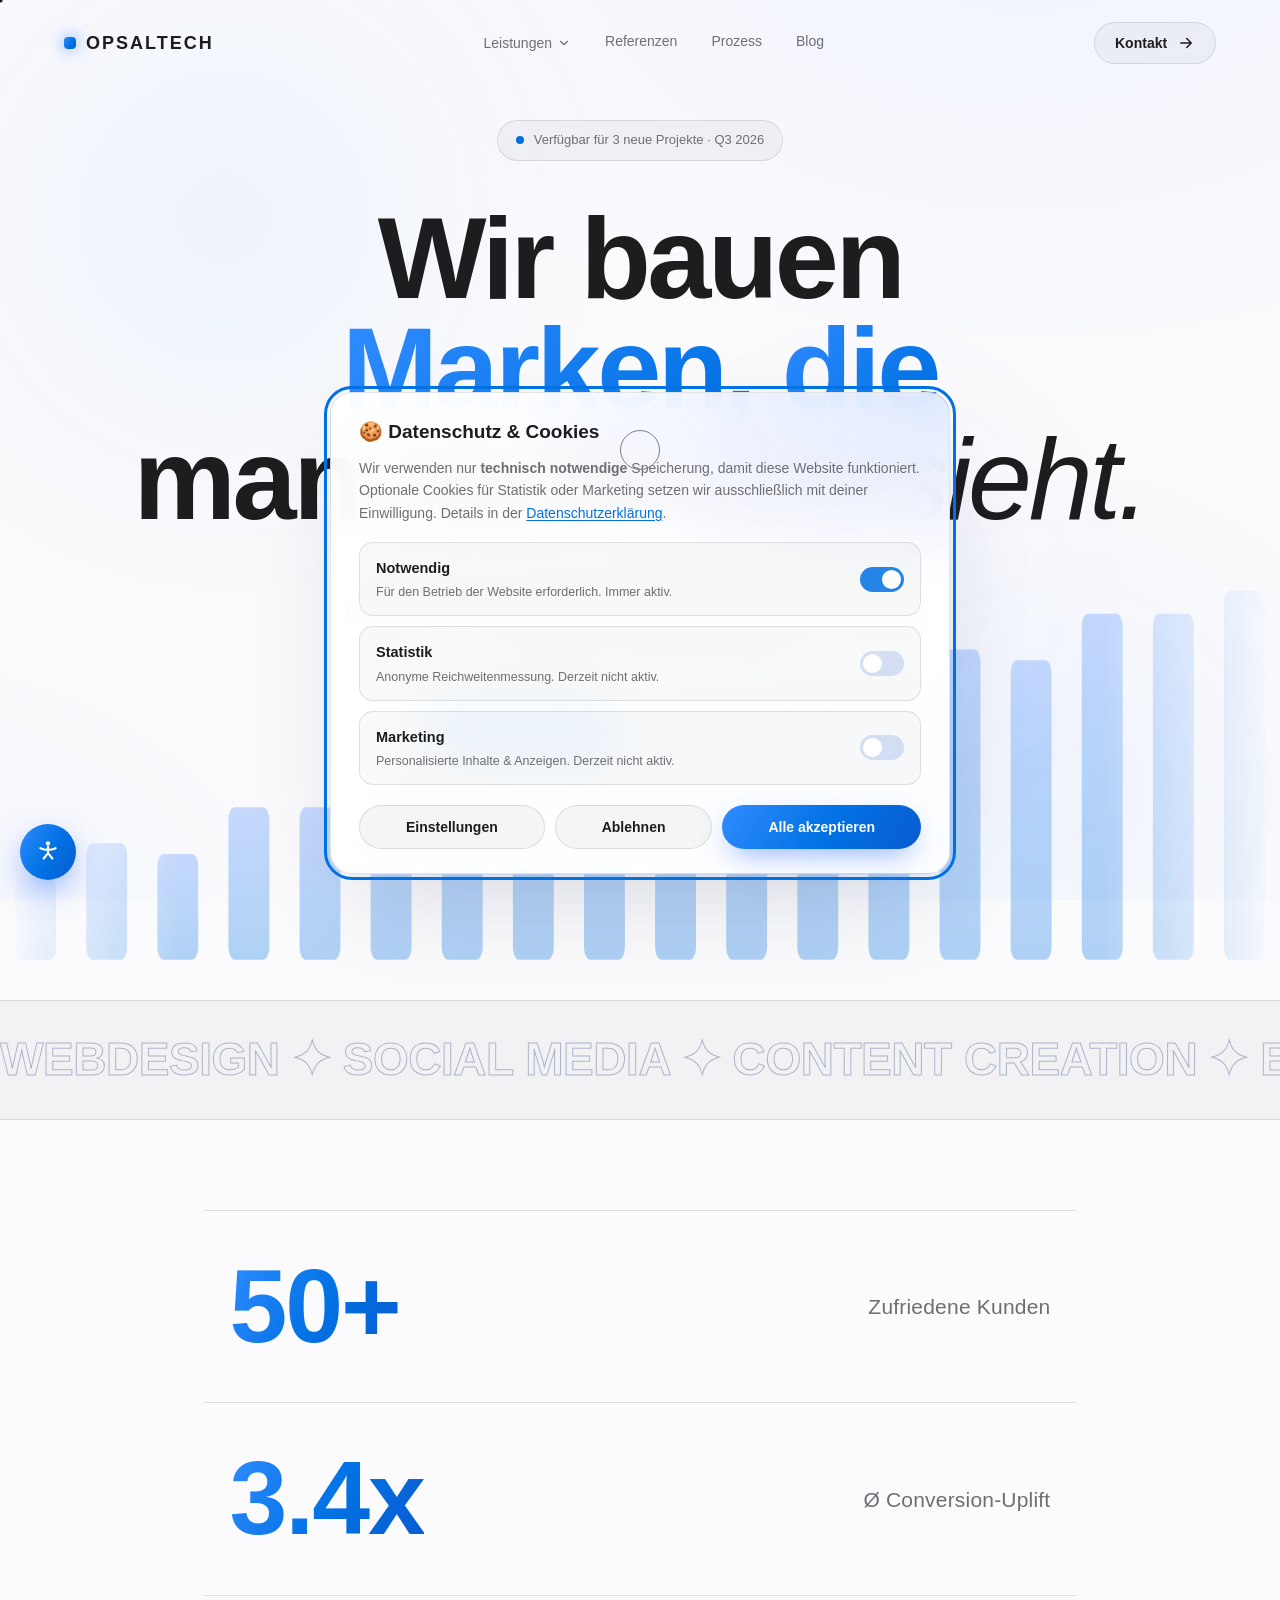
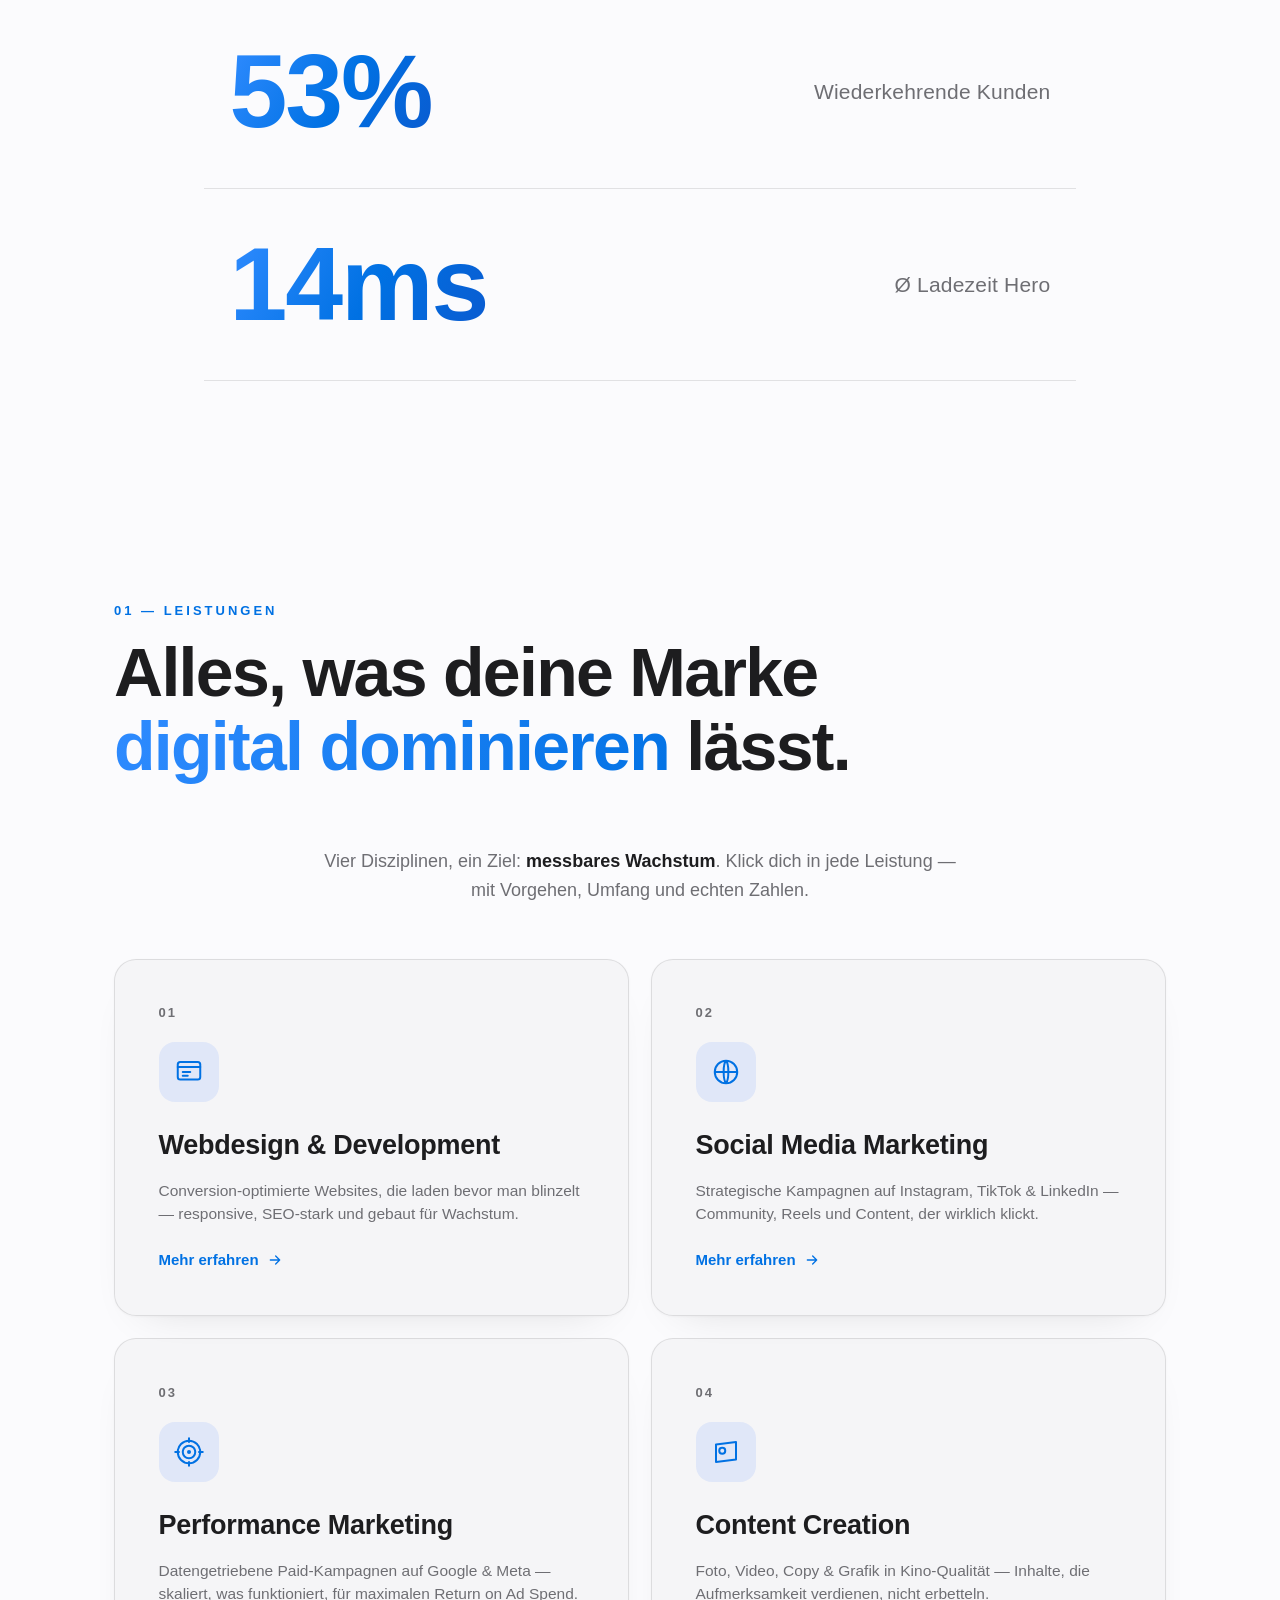
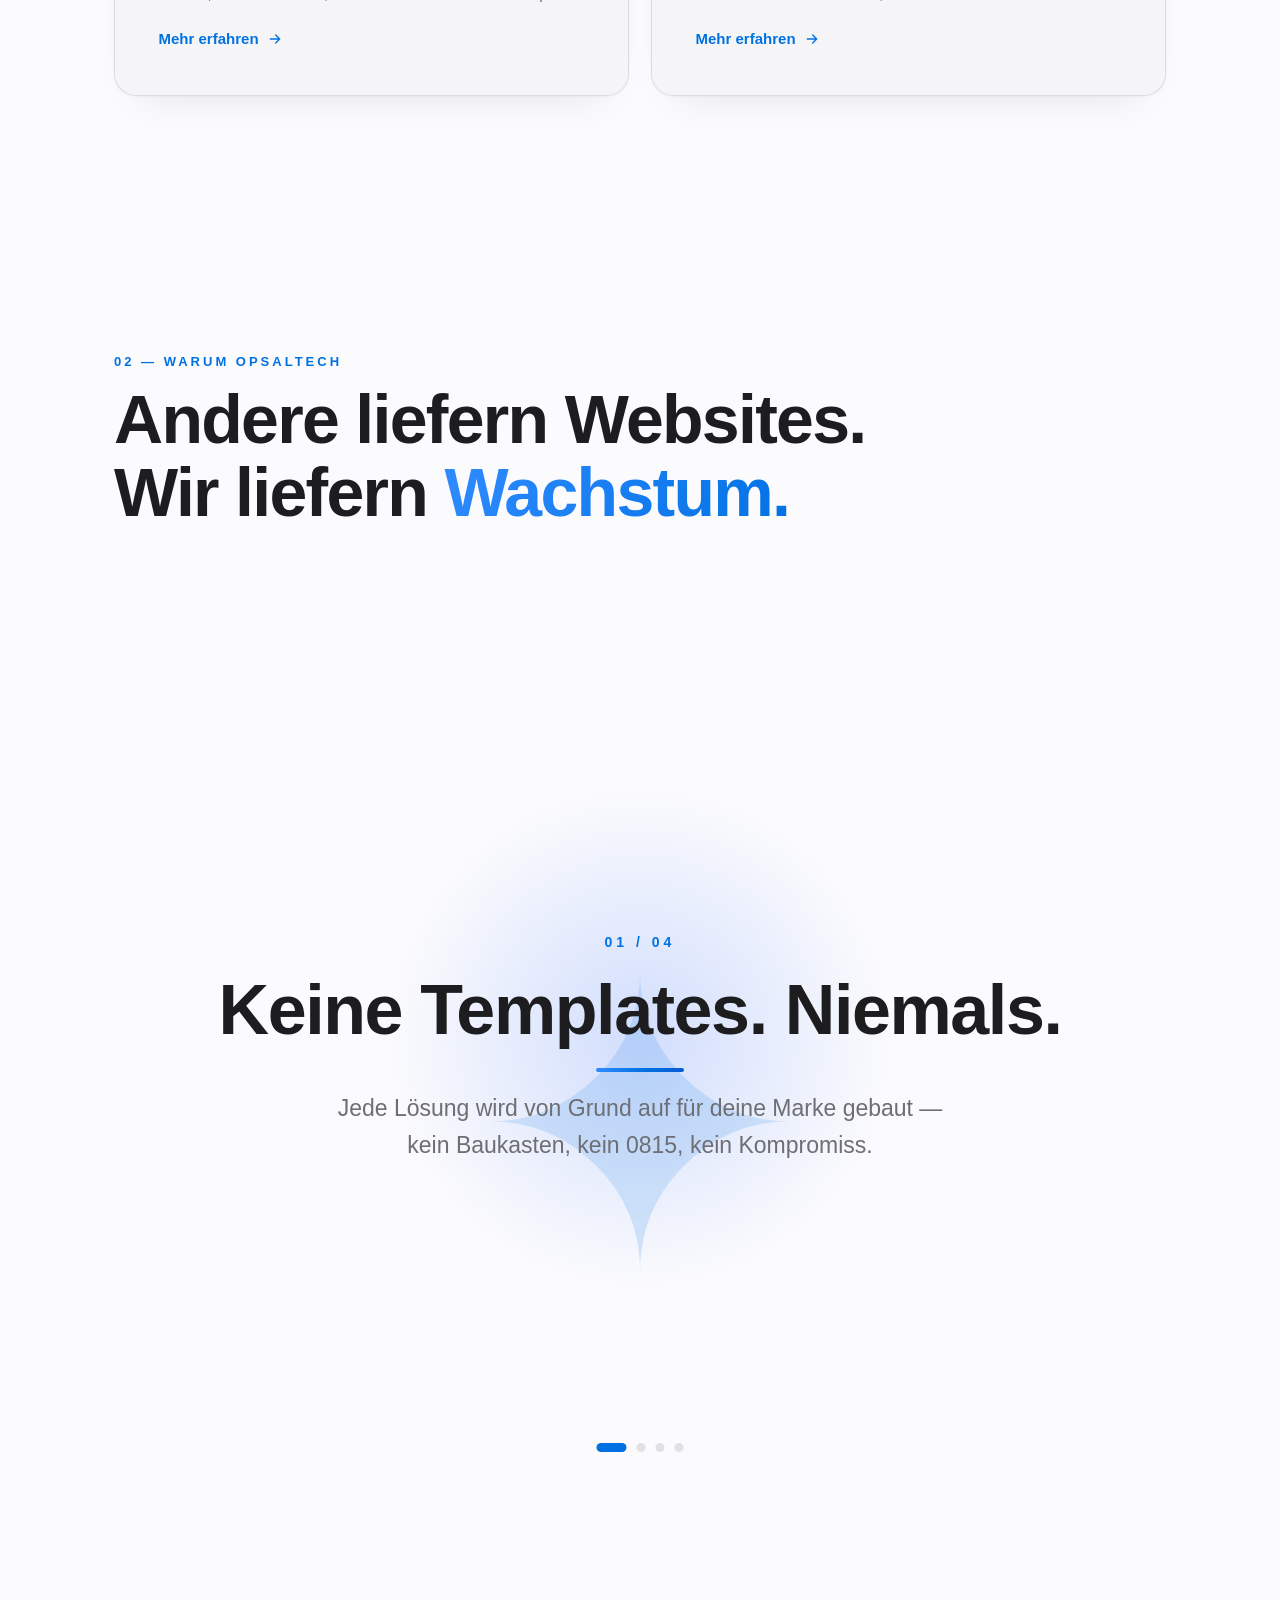
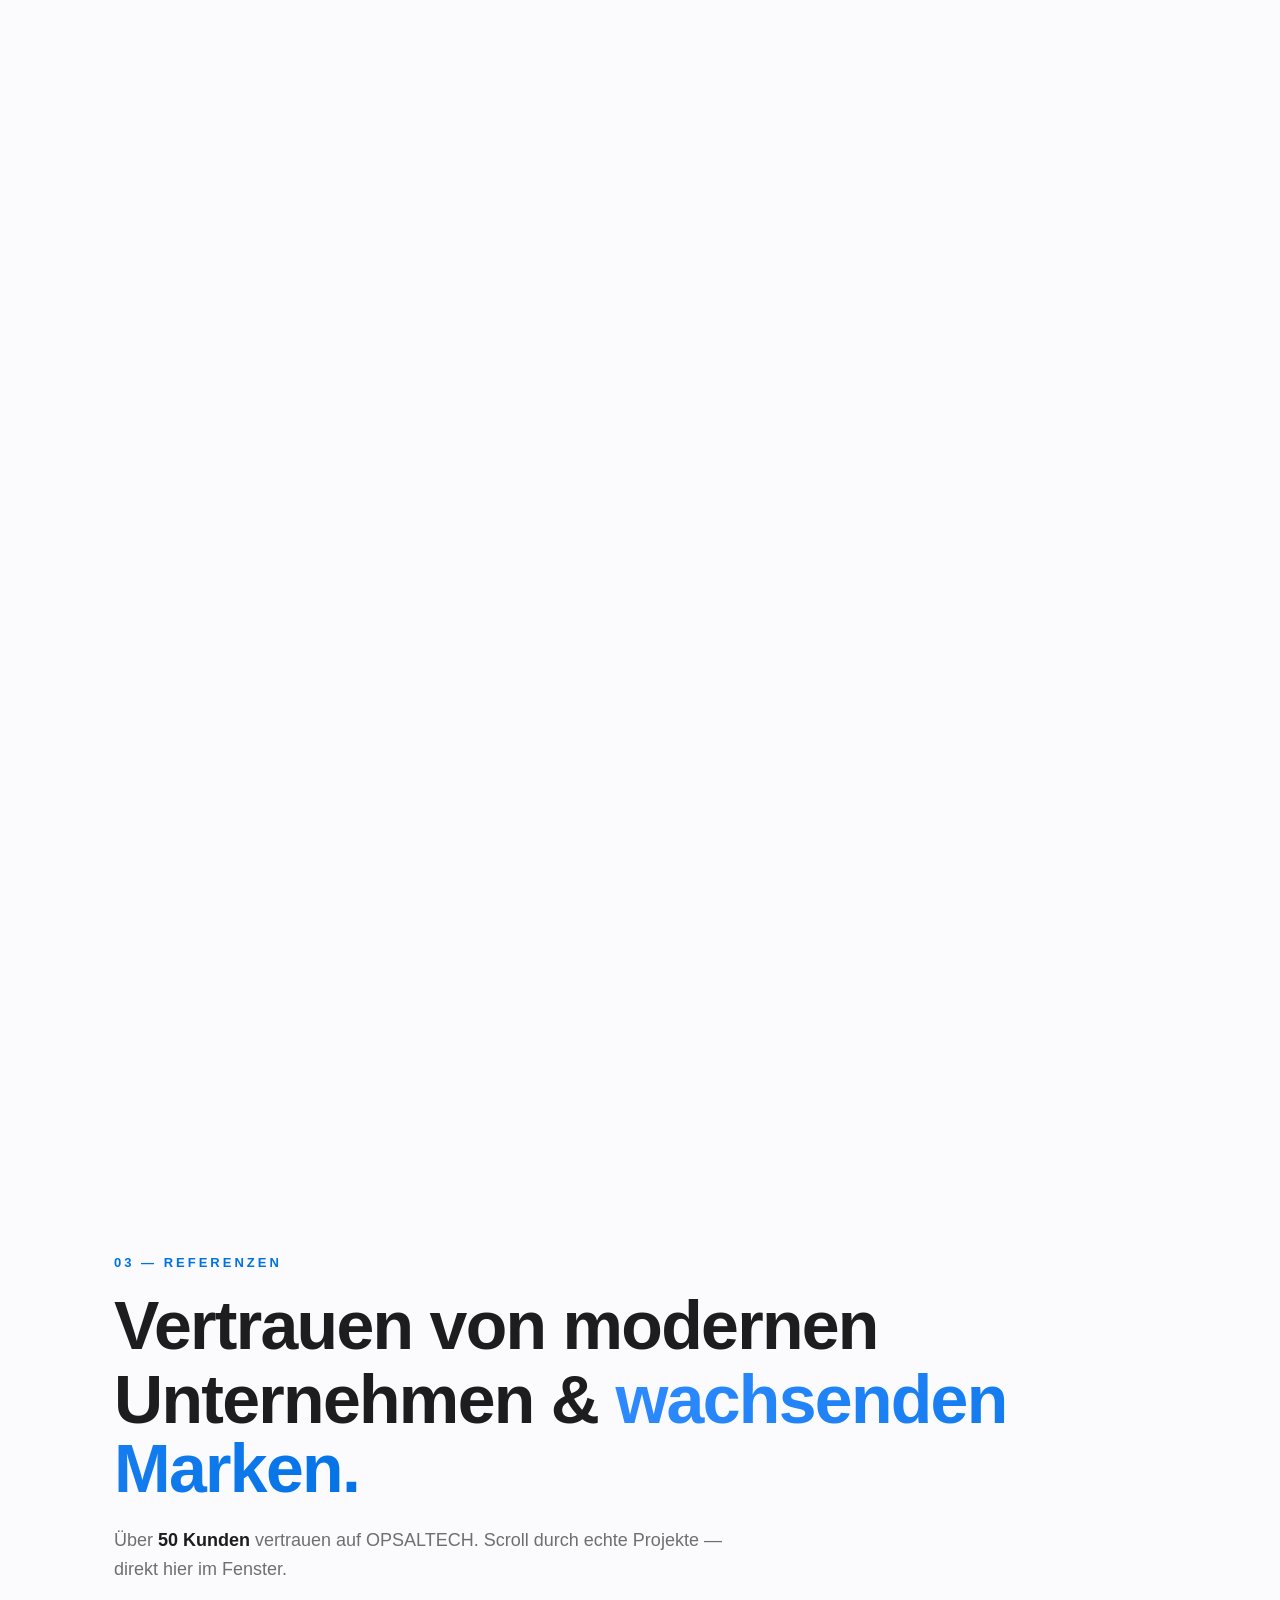
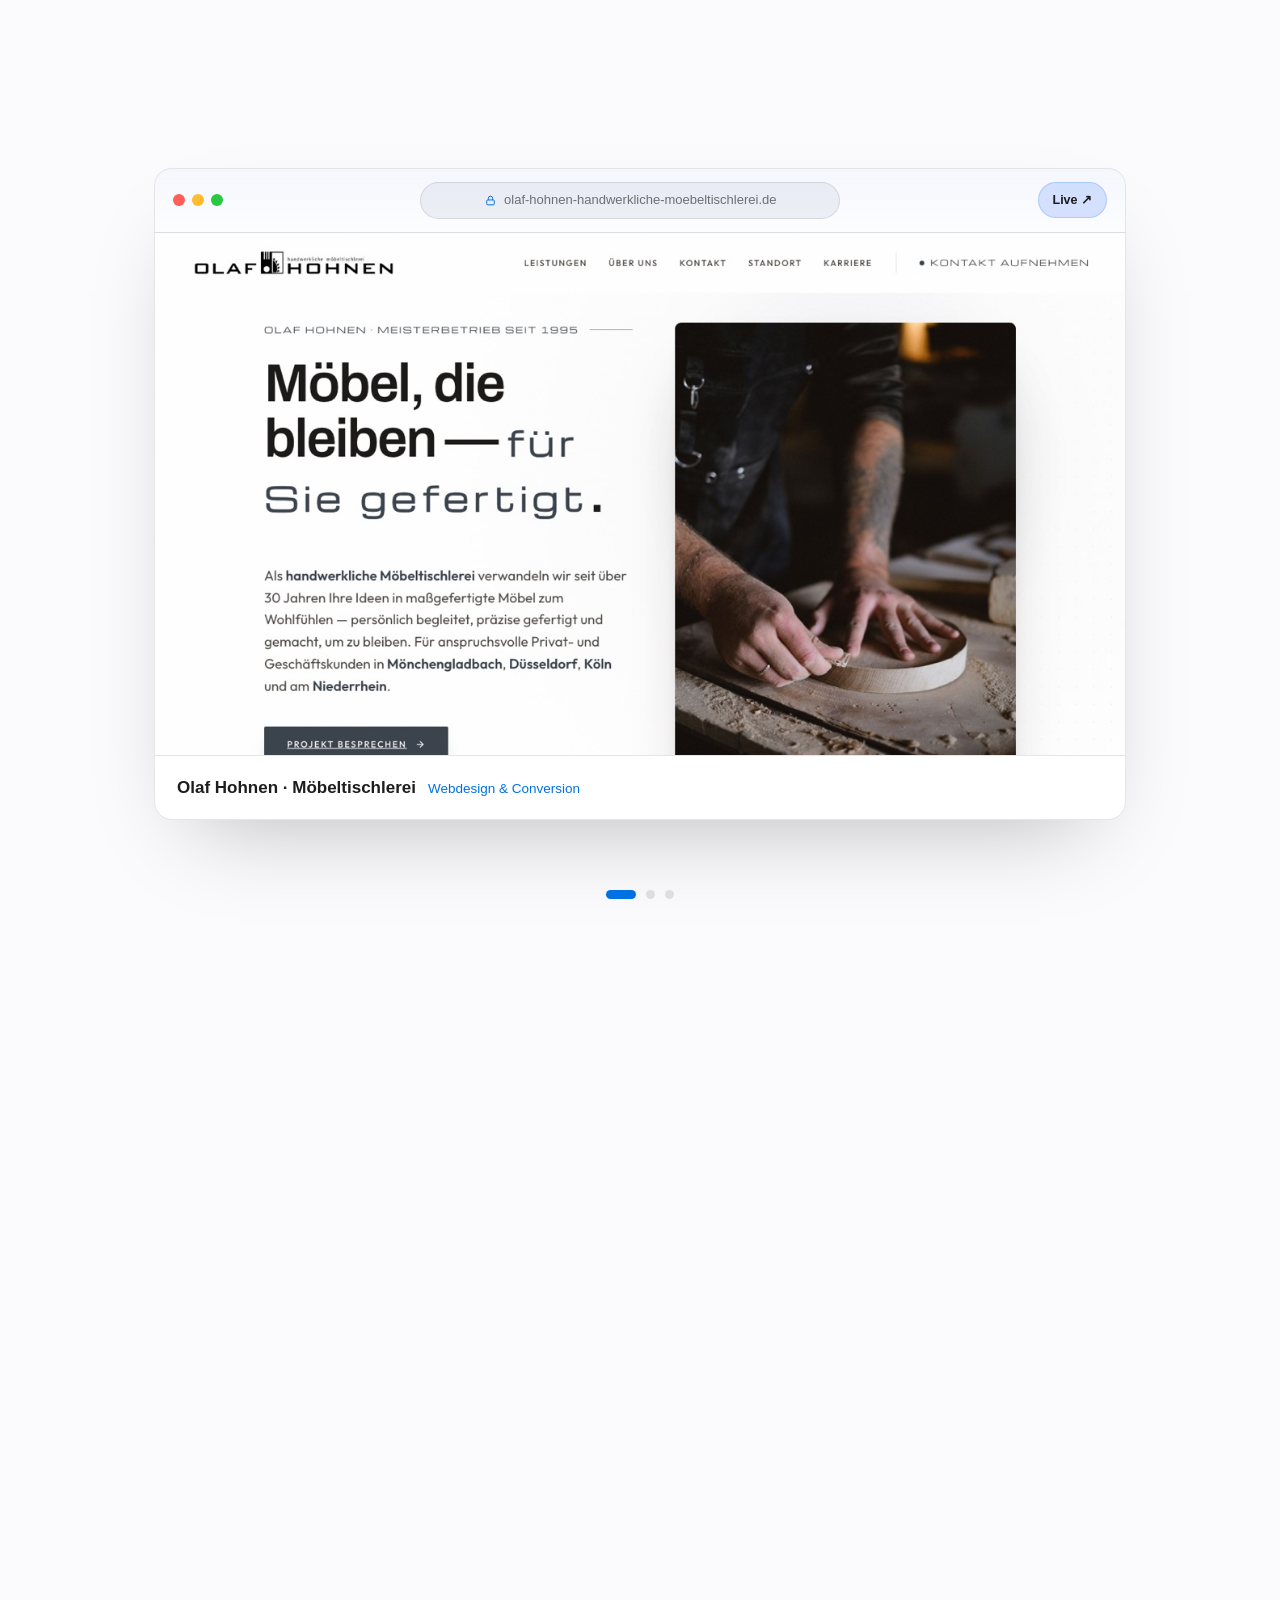
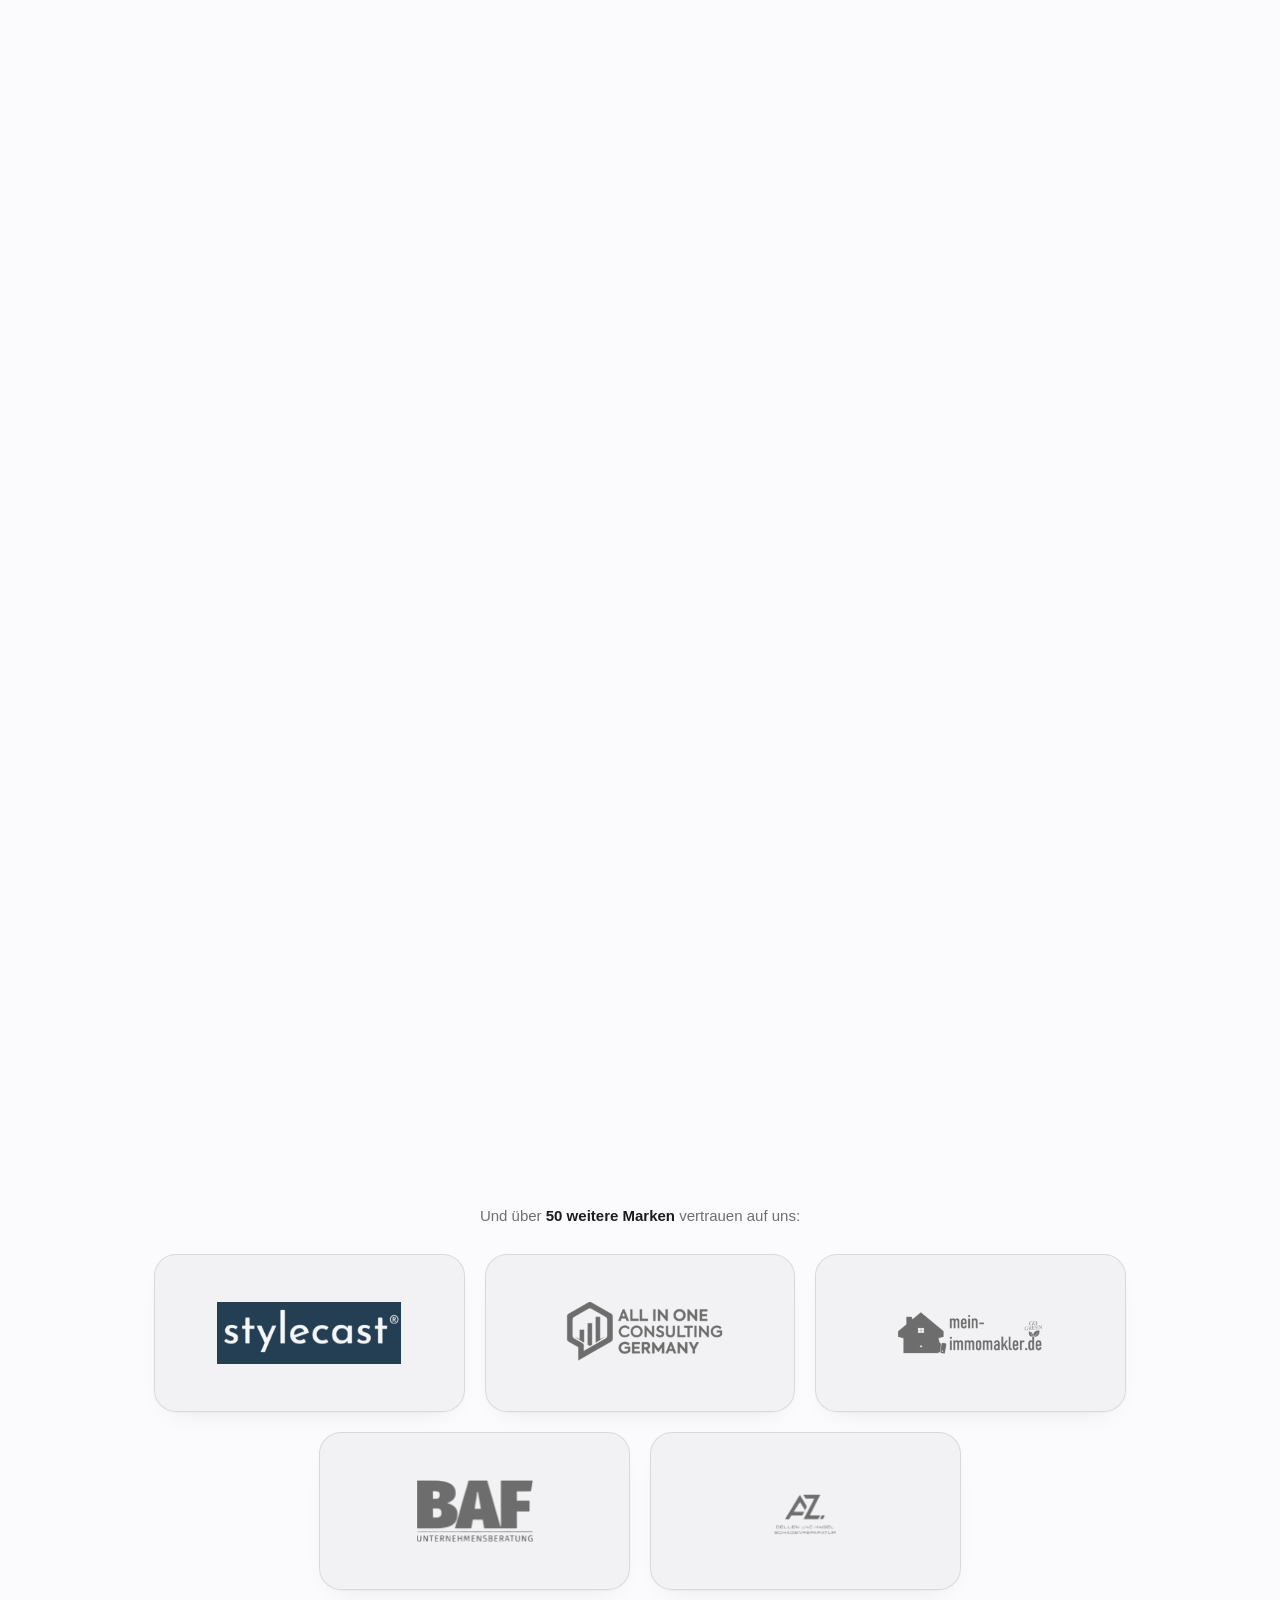
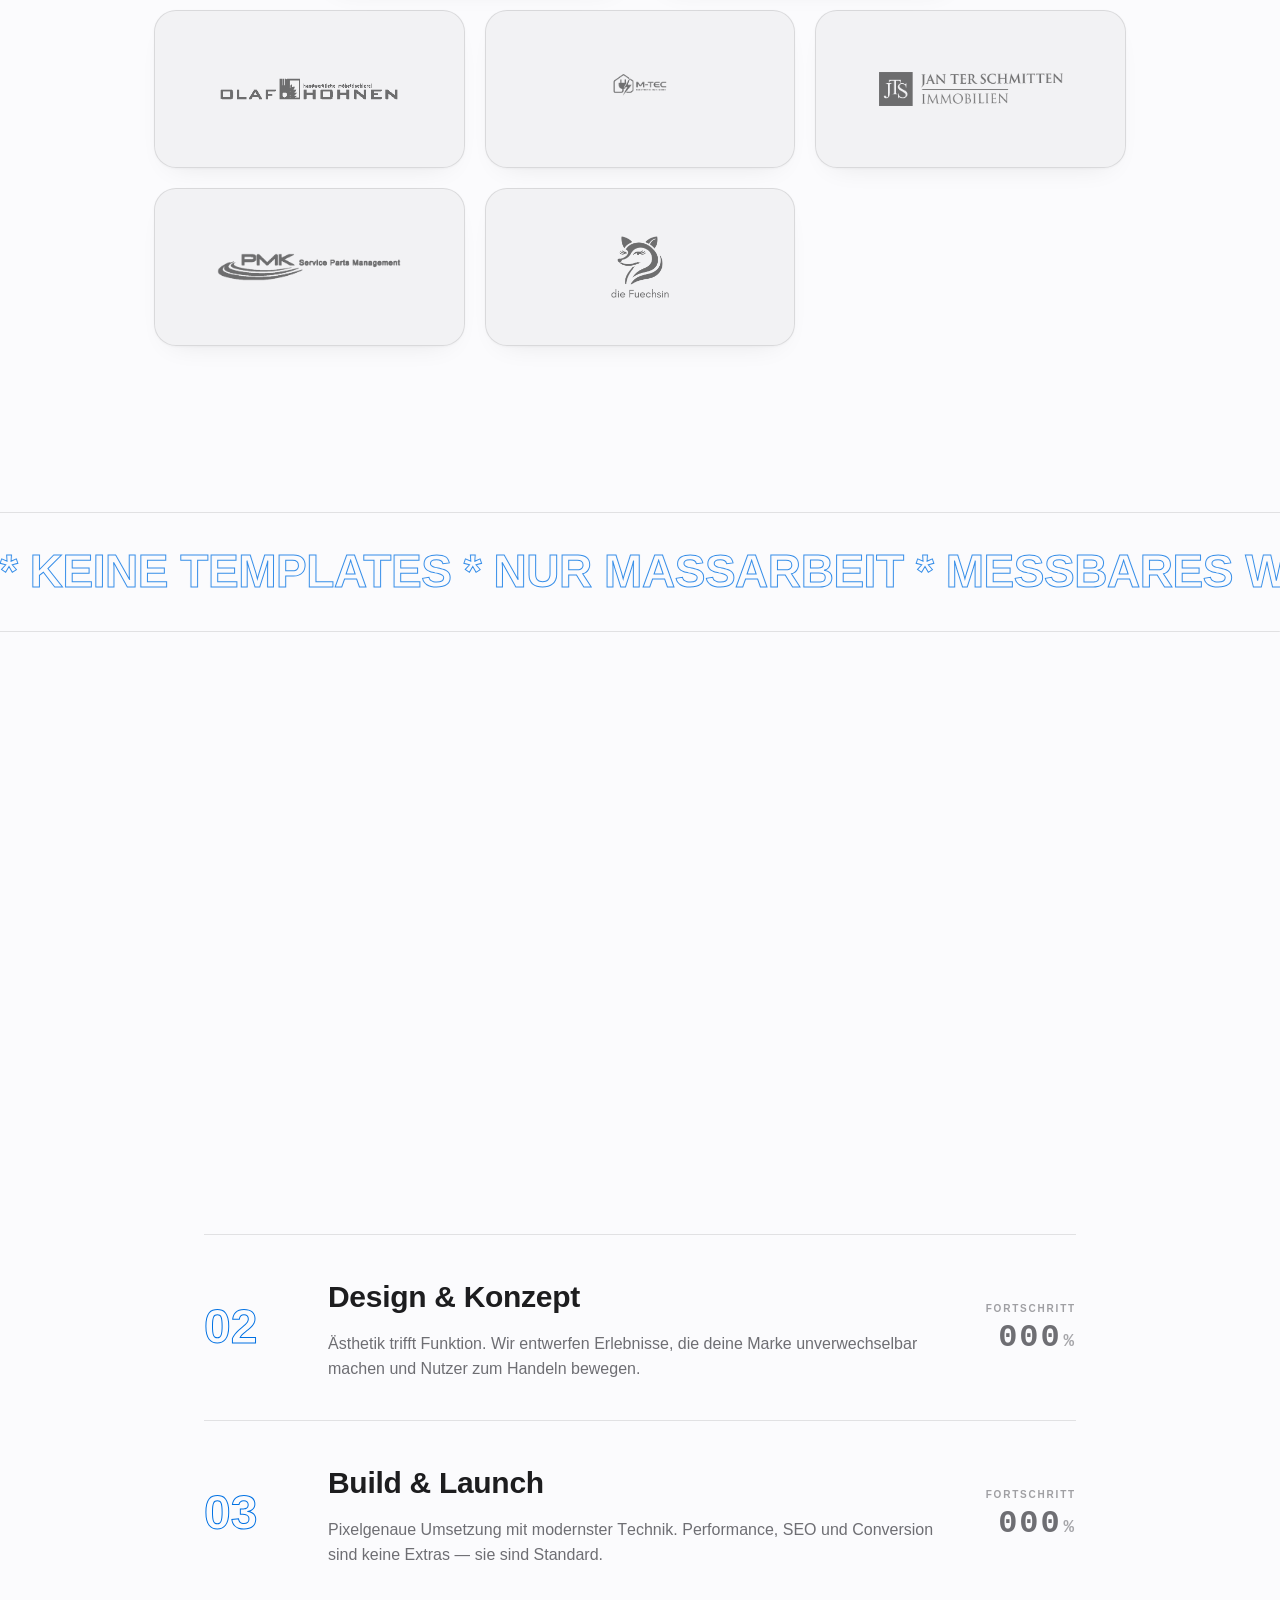
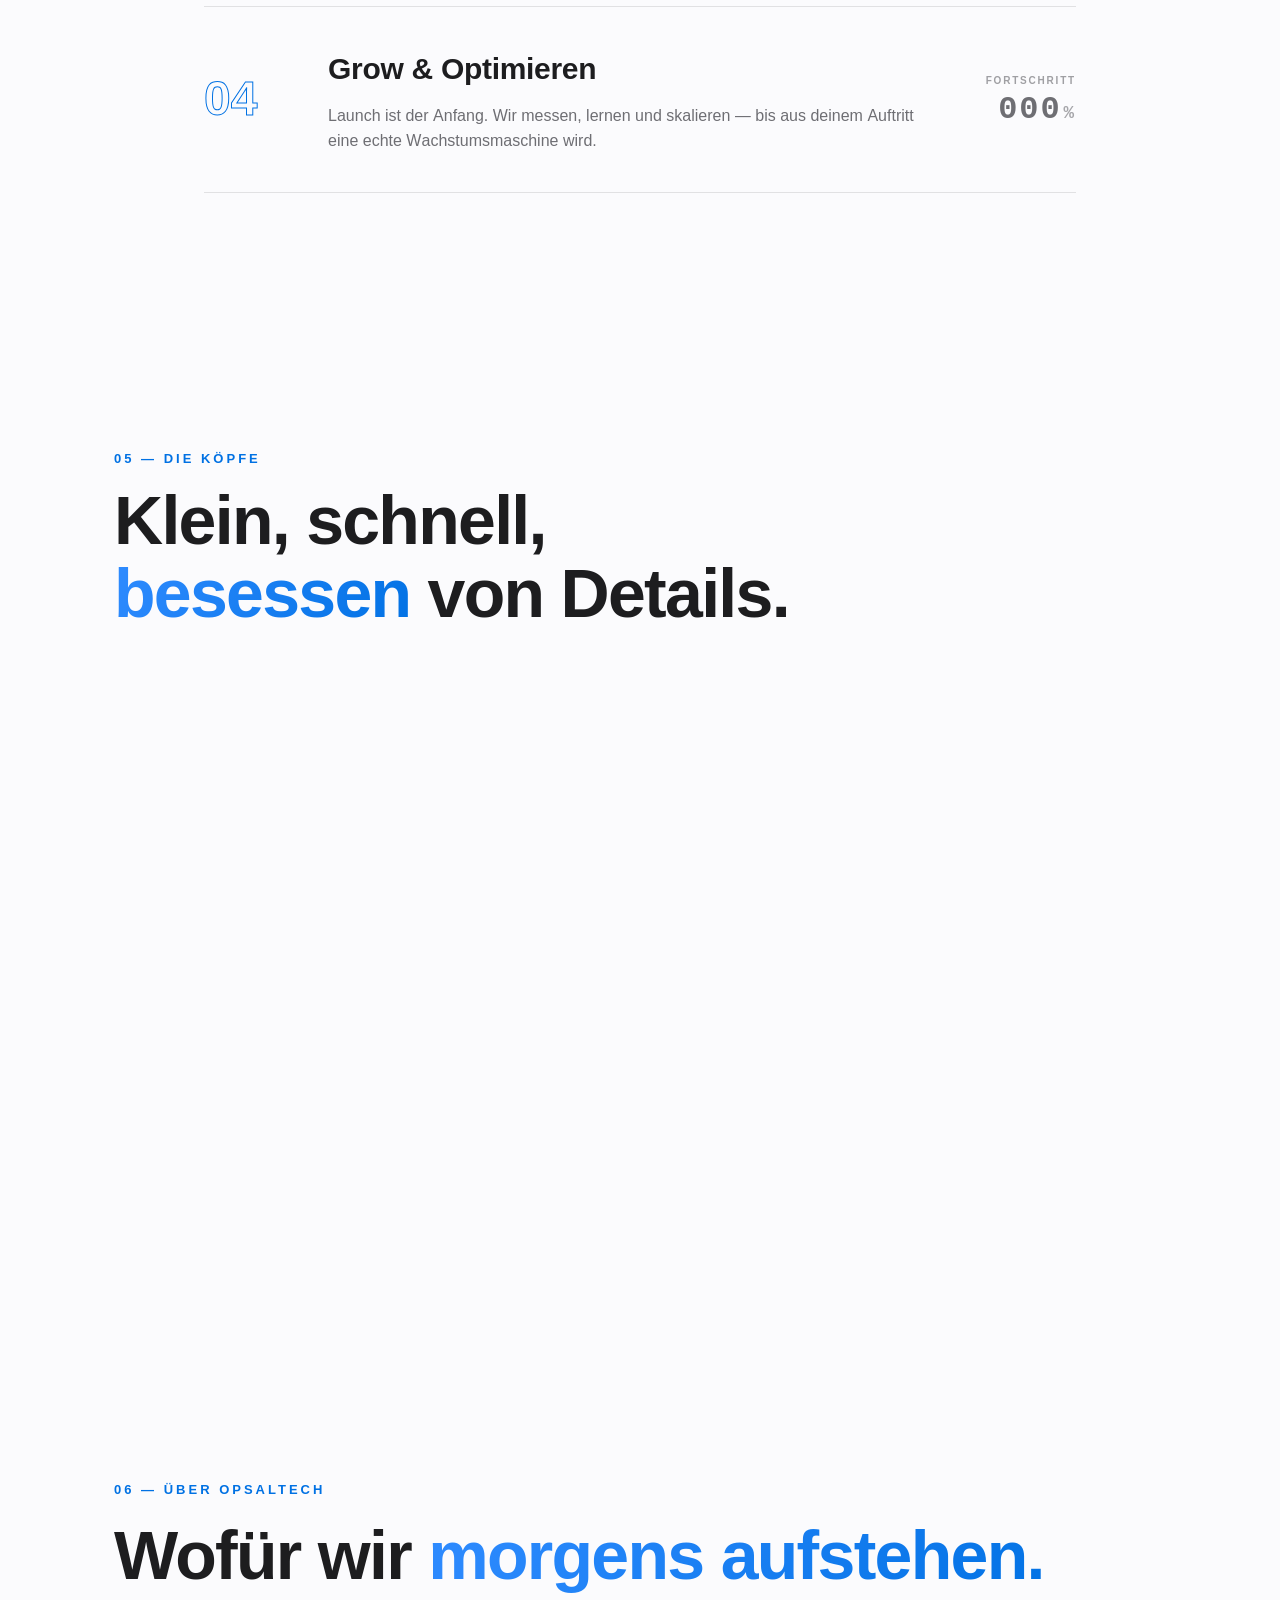
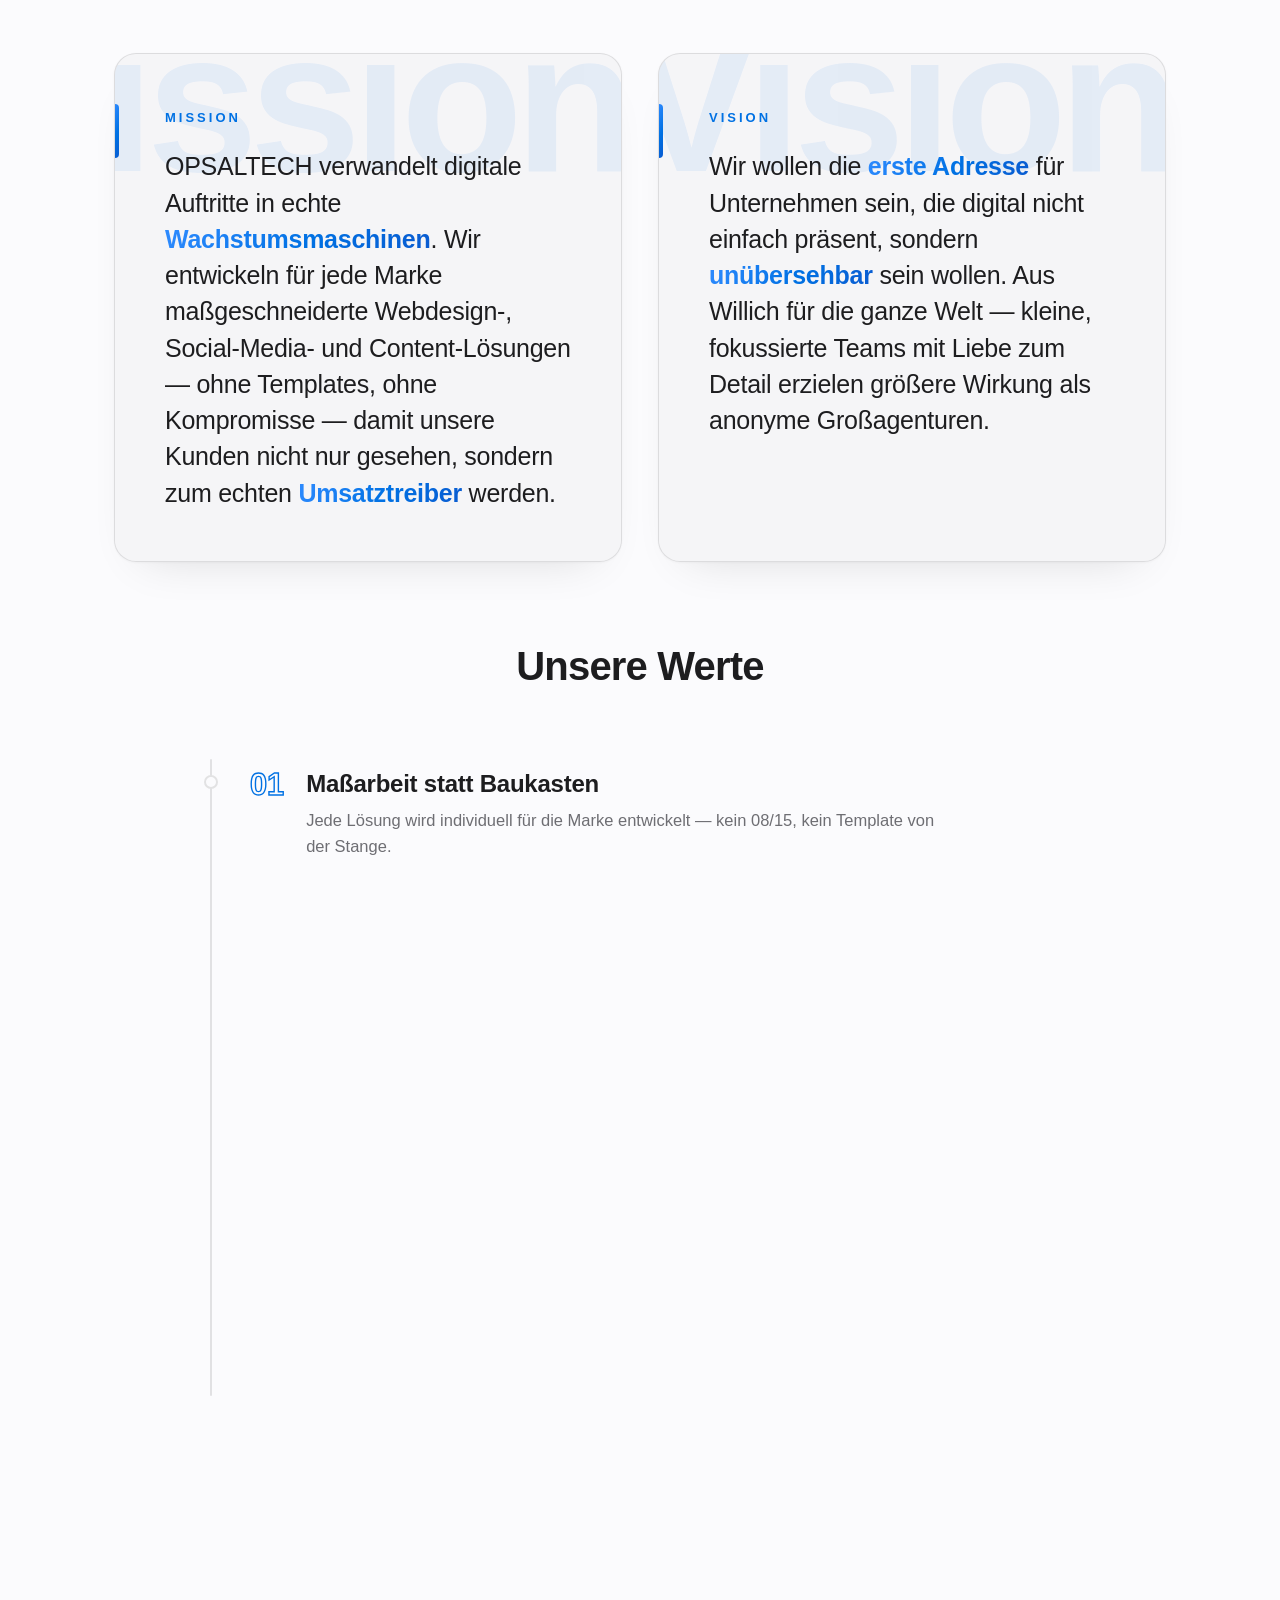
<file: index.html>
<!DOCTYPE html>
<html lang="de">
<head>
<meta charset="UTF-8" />
<meta name="viewport" content="width=device-width, initial-scale=1.0" />
<meta name="theme-color" content="#fbfbfd" />

<title>Webdesign &amp; Social-Media-Agentur Willich | OPSALTECH</title>
<meta name="description" content="OPSALTECH — deine Agentur aus Willich für Webdesign, Social Media Marketing &amp; Content Creation. Moderne Websites, mehr Reichweite und messbares Wachstum." />
<meta name="keywords" content="Webdesign Willich, Social Media Marketing, Content Creation, Webdesign Agentur, Online Marketing, Werbeagentur NRW, Performance Marketing, OPSALTECH" />
<meta name="author" content="OPSALTECH — Hoschmand/Springmeier GbR" />
<meta name="robots" content="index, follow, max-image-preview:large, max-snippet:-1" />
<meta name="geo.region" content="DE-NW" />
<meta name="geo.placename" content="Willich" />
<link rel="canonical" href="https://www.opsaltech.de/" />

<!-- Favicon -->
<link rel="icon" type="image/svg+xml" href="/favicon.svg" />
<link rel="apple-touch-icon" href="/favicon.svg" />

<!-- Open Graph (Facebook, LinkedIn, WhatsApp …) -->
<meta property="og:type" content="website" />
<meta property="og:site_name" content="OPSALTECH" />
<meta property="og:locale" content="de_DE" />
<meta property="og:title" content="Webdesign &amp; Social-Media-Agentur Willich | OPSALTECH" />
<meta property="og:description" content="Deine Agentur aus Willich für Webdesign, Social Media Marketing &amp; Content Creation. Moderne Websites, mehr Reichweite, messbares Wachstum." />
<meta property="og:url" content="https://www.opsaltech.de/" />
<meta property="og:image" content="https://www.opsaltech.de/images/logo.png" />
<meta property="og:image:width" content="1024" />
<meta property="og:image:height" content="576" />
<meta property="og:image:alt" content="OPSALTECH Logo" />

<!-- Twitter Card -->
<meta name="twitter:card" content="summary_large_image" />
<meta name="twitter:title" content="Webdesign &amp; Social-Media-Agentur Willich | OPSALTECH" />
<meta name="twitter:description" content="Webdesign, Social Media Marketing &amp; Content Creation aus Willich — für messbares Wachstum." />
<meta name="twitter:image" content="https://www.opsaltech.de/images/logo.png" />
<!-- Schriftart Helvetica (System-Stack) — keine Web-Fonts, keine Fremd-Server -->
<link rel="stylesheet" href="/styles.css?v=21" />
</head>
<body data-page="home">

<!-- ============ PRELOADER ============ -->
<div class="preloader" id="preloader" aria-hidden="true">
  <div class="preloader__inner">
    <div class="preloader__word" aria-label="OPSALTECH"><span class="pl-l">O</span><span class="pl-l">P</span><span class="pl-l">S</span><span class="pl-l">A</span><span class="pl-l">L</span><span class="pl-l">T</span><span class="pl-l">E</span><span class="pl-l">C</span><span class="pl-l">H</span></div>
    <div class="preloader__tag">DIGITAL WACHSTUM · AUS WILLICH</div>
  </div>
</div>

<!-- ============ HERO ============ -->
<main id="main">
<section class="hero" id="hero">
  <div class="hero__chart" aria-hidden="true">
    <svg viewBox="0 0 1440 300" preserveAspectRatio="none">
      <defs>
        <linearGradient id="heroBarGrad" x1="0" y1="0" x2="0" y2="1">
          <stop offset="0" stop-color="#4f8dff"/>
          <stop offset="1" stop-color="#0071e3"/>
        </linearGradient>
      </defs>
      <g class="hero__chart-scroll" fill="url(#heroBarGrad)"><rect x="17" y="254" width="46" height="46" rx="7"/><rect x="97" y="235" width="46" height="65" rx="7"/><rect x="177" y="241" width="46" height="59" rx="7"/><rect x="257" y="215" width="46" height="85" rx="7"/><rect x="337" y="215" width="46" height="85" rx="7"/><rect x="417" y="202" width="46" height="98" rx="7"/><rect x="497" y="200" width="46" height="100" rx="7"/><rect x="577" y="181" width="46" height="119" rx="7"/><rect x="657" y="187" width="46" height="113" rx="7"/><rect x="737" y="161" width="46" height="139" rx="7"/><rect x="817" y="161" width="46" height="139" rx="7"/><rect x="897" y="148" width="46" height="152" rx="7"/><rect x="977" y="146" width="46" height="154" rx="7"/><rect x="1057" y="127" width="46" height="173" rx="7"/><rect x="1137" y="133" width="46" height="167" rx="7"/><rect x="1217" y="107" width="46" height="193" rx="7"/><rect x="1297" y="107" width="46" height="193" rx="7"/><rect x="1377" y="94" width="46" height="206" rx="7"/><rect x="1457" y="92" width="46" height="208" rx="7"/><rect x="1537" y="73" width="46" height="227" rx="7"/><rect x="1617" y="79" width="46" height="221" rx="7"/><rect x="1697" y="53" width="46" height="247" rx="7"/><rect x="1777" y="53" width="46" height="247" rx="7"/><rect x="1857" y="40" width="46" height="260" rx="7"/><rect x="1937" y="38" width="46" height="262" rx="7"/><rect x="2017" y="19" width="46" height="281" rx="7"/><rect x="2097" y="25" width="46" height="275" rx="7"/></g>
    </svg>
  </div>
  <div class="hero__badge reveal" data-cursor="hover">
    <span class="pulse"></span> Verfügbar für 3 neue Projekte · Q3 2026
  </div>

  <h1 class="hero__title" data-parallax="0.05">
    <span class="line"><span class="word">Wir</span> <span class="word">bauen</span></span>
    <span class="line"><span class="word grad">Marken,</span> <span class="word grad">die</span></span>
    <span class="line"><span class="word">man</span> <span class="word">nicht</span> <span class="word italic">übersieht.</span></span>
  </h1>

  <p class="hero__sub reveal">
    OPSALTECH ist die Agentur für <strong>Webdesign</strong>, <strong>Social Media</strong> &amp; <strong>Content</strong>,
    die digitale Auftritte in Wachstumsmaschinen verwandelt. Aus Willich. Für die ganze Welt.
  </p>

  <div class="hero__cta reveal">
    <button type="button" class="btn btn--primary magnetic" data-contact data-cursor="hover">
      <span>Lass uns starten</span>
      <svg viewBox="0 0 24 24" width="18" height="18"><path d="M5 12h14M13 6l6 6-6 6" fill="none" stroke="currentColor" stroke-width="2" stroke-linecap="round" stroke-linejoin="round"/></svg>
    </button>
    <a href="#arbeiten" class="btn btn--ghost magnetic" data-cursor="hover">
      <span class="btn__play">▶</span> Referenzen ansehen
    </a>
  </div>

  <div class="hero__scroll reveal">
    <span>Scroll</span>
    <div class="hero__scroll-line"></div>
  </div>
</section>

<!-- ============ MARQUEE ============ -->
<section class="marquee" aria-hidden="true">
  <div class="marquee__track">
    <span>WEBDESIGN ✦ SOCIAL MEDIA ✦ CONTENT CREATION ✦ BRANDING ✦ SEO ✦ PERFORMANCE ADS ✦ MOTION ✦ STRATEGY ✦ </span>
    <span>WEBDESIGN ✦ SOCIAL MEDIA ✦ CONTENT CREATION ✦ BRANDING ✦ SEO ✦ PERFORMANCE ADS ✦ MOTION ✦ STRATEGY ✦ </span>
  </div>
</section>

<!-- ============ STATS ============ -->
<section class="stats">
  <div class="stat reveal">
    <div class="stat__num" data-count="50" data-suffix="+">0</div>
    <div class="stat__label">Zufriedene Kunden</div>
  </div>
  <div class="stat reveal">
    <div class="stat__num" data-count="3.4" data-suffix="x" data-decimals="1">0</div>
    <div class="stat__label">Ø Conversion-Uplift</div>
  </div>
  <div class="stat reveal">
    <div class="stat__num" data-count="53" data-suffix="%">0</div>
    <div class="stat__label">Wiederkehrende Kunden</div>
  </div>
  <div class="stat reveal">
    <div class="stat__num" data-count="14" data-suffix="ms">0</div>
    <div class="stat__label">Ø Ladezeit Hero</div>
  </div>
</section>

<!-- ============ SERVICES ============ -->
<section class="services" id="leistungen">
  <div class="section-head reveal">
    <span class="eyebrow">01 — Leistungen</span>
    <h2 class="section-title">Alles, was deine Marke<br><span class="grad">digital dominieren</span> lässt.</h2>
  </div>

  <p class="section-lead reveal" style="text-align:center;max-width:640px;margin:0 auto 54px">Vier Disziplinen, ein Ziel: <strong>messbares Wachstum</strong>. Klick dich in jede Leistung — mit Vorgehen, Umfang und echten Zahlen.</p>
  <div class="teasers">
    <a class="teaser reveal" href="/webdesign" data-cursor="hover" aria-label="Webdesign & Development ansehen">
      <span class="teaser__num">01</span>
      <span class="teaser__ico"><svg viewBox="0 0 24 24" width="30" height="30"><rect x="3" y="4" width="18" height="14" rx="2" fill="none" stroke="currentColor" stroke-width="1.6"/><path d="M3 8h18M7 12h6M7 15h4" stroke="currentColor" stroke-width="1.6" stroke-linecap="round"/></svg></span>
      <h3>Webdesign &amp; Development</h3>
      <p>Conversion-optimierte Websites, die laden bevor man blinzelt — responsive, SEO-stark und gebaut für Wachstum.</p>
      <span class="teaser__go">Mehr erfahren <svg viewBox="0 0 24 24" width="16" height="16"><path d="M5 12h14M13 6l6 6-6 6" fill="none" stroke="currentColor" stroke-width="2" stroke-linecap="round" stroke-linejoin="round"/></svg></span>
    </a>
    <a class="teaser reveal" href="/social-media" data-cursor="hover" aria-label="Social Media Marketing ansehen">
      <span class="teaser__num">02</span>
      <span class="teaser__ico"><svg viewBox="0 0 24 24" width="30" height="30"><circle cx="12" cy="12" r="9" fill="none" stroke="currentColor" stroke-width="1.6"/><path d="M3 12h18M12 3c2.5 2.5 2.5 15 0 18M12 3c-2.5 2.5-2.5 15 0 18" fill="none" stroke="currentColor" stroke-width="1.6"/></svg></span>
      <h3>Social Media Marketing</h3>
      <p>Strategische Kampagnen auf Instagram, TikTok &amp; LinkedIn — Community, Reels und Content, der wirklich klickt.</p>
      <span class="teaser__go">Mehr erfahren <svg viewBox="0 0 24 24" width="16" height="16"><path d="M5 12h14M13 6l6 6-6 6" fill="none" stroke="currentColor" stroke-width="2" stroke-linecap="round" stroke-linejoin="round"/></svg></span>
    </a>
    <a class="teaser reveal" href="/performance-marketing" data-cursor="hover" aria-label="Performance Marketing ansehen">
      <span class="teaser__num">03</span>
      <span class="teaser__ico"><svg viewBox="0 0 24 24" width="30" height="30"><circle cx="12" cy="12" r="9" fill="none" stroke="currentColor" stroke-width="1.6"/><circle cx="12" cy="12" r="5" fill="none" stroke="currentColor" stroke-width="1.6"/><circle cx="12" cy="12" r="1.6" fill="currentColor"/><path d="M12 1v3M12 20v3M1 12h3M20 12h3" stroke="currentColor" stroke-width="1.6" stroke-linecap="round"/></svg></span>
      <h3>Performance Marketing</h3>
      <p>Datengetriebene Paid-Kampagnen auf Google &amp; Meta — skaliert, was funktioniert, für maximalen Return on Ad Spend.</p>
      <span class="teaser__go">Mehr erfahren <svg viewBox="0 0 24 24" width="16" height="16"><path d="M5 12h14M13 6l6 6-6 6" fill="none" stroke="currentColor" stroke-width="2" stroke-linecap="round" stroke-linejoin="round"/></svg></span>
    </a>
    <a class="teaser reveal" href="/content-creation" data-cursor="hover" aria-label="Content Creation ansehen">
      <span class="teaser__num">04</span>
      <span class="teaser__ico"><svg viewBox="0 0 24 24" width="30" height="30"><path d="M4 6l16-2v14l-16 2z" fill="none" stroke="currentColor" stroke-width="1.6" stroke-linejoin="round"/><circle cx="9" cy="11" r="2.4" fill="none" stroke="currentColor" stroke-width="1.6"/></svg></span>
      <h3>Content Creation</h3>
      <p>Foto, Video, Copy &amp; Grafik in Kino-Qualität — Inhalte, die Aufmerksamkeit verdienen, nicht erbetteln.</p>
      <span class="teaser__go">Mehr erfahren <svg viewBox="0 0 24 24" width="16" height="16"><path d="M5 12h14M13 6l6 6-6 6" fill="none" stroke="currentColor" stroke-width="2" stroke-linecap="round" stroke-linejoin="round"/></svg></span>
    </a>
  </div>

</section>

<!-- ============ WHY / VALUE PROPS ============ -->
<section class="why" id="warum">
  <div class="section-head reveal">
    <span class="eyebrow">02 — Warum OPSALTECH</span>
    <h2 class="section-title">Andere liefern Websites.<br>Wir liefern <span class="grad">Wachstum.</span></h2>
  </div>

  <div class="why-pin">
    <div class="why__grid">
    <article class="why__card reveal" data-cursor="hover" data-tilt>
      <div class="why__ring"></div>
      <div class="why__icon">✦</div>
      <h3>Keine Templates. Niemals.</h3>
      <p>Jede Lösung wird von Grund auf für deine Marke gebaut — kein Baukasten, kein 0815, kein Kompromiss.</p>
    </article>
    <article class="why__card reveal" data-cursor="hover" data-tilt>
      <div class="why__ring"></div>
      <div class="why__icon">◎</div>
      <h3>Design, das verkauft.</h3>
      <p>Ästhetik ist schön. Conversions sind schöner. Bei uns bekommst du beides — pixelgenau und psychologisch durchdacht.</p>
    </article>
    <article class="why__card reveal" data-cursor="hover" data-tilt>
      <div class="why__ring"></div>
      <div class="why__icon">↗</div>
      <h3>Messbares Wachstum.</h3>
      <p>Wir reden nicht über Likes. Wir reden über Umsatz, Leads und ROI — mit Zahlen, die du im Konto siehst.</p>
    </article>
    <article class="why__card reveal" data-cursor="hover" data-tilt>
      <div class="why__ring"></div>
      <div class="why__icon">⚡</div>
      <h3>Dein fester Ansprechpartner.</h3>
      <p>Kein Callcenter, keine Warteschleife. Du sprichst direkt mit den Machern — schnell, ehrlich, auf Augenhöhe.</p>
    </article>
    <div class="why-dots" aria-hidden="true"></div>
    </div>
  </div>
</section>

<!-- ============ REFERENCES ============ -->
<section class="refs" id="arbeiten">
  <div class="section-head reveal">
    <span class="eyebrow">03 — Referenzen</span>
    <h2 class="section-title">Vertrauen von modernen<br>Unternehmen &amp; <span class="grad">wachsenden Marken.</span></h2>
    <p class="section-lead">Über <strong>50 Kunden</strong> vertrauen auf OPSALTECH. Scroll durch echte Projekte — direkt hier im Fenster.</p>
  </div>

  <div class="showcase">
    <div class="showcase__stage">
    <article class="browser browser--static reveal">
      <div class="browser__bar">
        <span class="browser__dots"><i></i><i></i><i></i></span>
        <span class="browser__url"><svg viewBox="0 0 24 24" width="13" height="13" aria-hidden="true"><rect x="5" y="11" width="14" height="9" rx="2" fill="none" stroke="currentColor" stroke-width="1.8"/><path d="M8 11V8a4 4 0 0 1 8 0v3" fill="none" stroke="currentColor" stroke-width="1.8"/></svg>olaf-hohnen-handwerkliche-moebeltischlerei.de</span>
        <a class="browser__open" href="https://olaf-hohnen-handwerkliche-moebeltischlerei.de" target="_blank" rel="noopener" data-cursor="hover" aria-label="Olaf Hohnen Möbeltischlerei live öffnen">Live ↗</a>
      </div>
      <a class="browser__view browser__view--static" href="https://olaf-hohnen-handwerkliche-moebeltischlerei.de" target="_blank" rel="noopener" data-cursor="hover">
        <img src="images/sites/olaf-hohnen.jpg" alt="Olaf Hohnen — Handwerkliche Möbeltischlerei — Website von OPSALTECH" loading="lazy" />
        <span class="browser__cta">Zur Live-Seite ↗</span>
      </a>
      <div class="browser__cap"><strong>Olaf Hohnen · Möbeltischlerei</strong><span>Webdesign &amp; Conversion</span></div>
    </article>

    <article class="browser browser--static reveal">
      <div class="browser__bar">
        <span class="browser__dots"><i></i><i></i><i></i></span>
        <span class="browser__url"><svg viewBox="0 0 24 24" width="13" height="13" aria-hidden="true"><rect x="5" y="11" width="14" height="9" rx="2" fill="none" stroke="currentColor" stroke-width="1.8"/><path d="M8 11V8a4 4 0 0 1 8 0v3" fill="none" stroke="currentColor" stroke-width="1.8"/></svg>herz-licht-alltagshilfe.de</span>
        <a class="browser__open" href="https://herz-licht-alltagshilfe.de" target="_blank" rel="noopener" data-cursor="hover" aria-label="Herz &amp; Licht live öffnen">Live ↗</a>
      </div>
      <a class="browser__view browser__view--static" href="https://herz-licht-alltagshilfe.de" target="_blank" rel="noopener" data-cursor="hover">
        <img src="images/sites/herz-licht.jpg" alt="Herz &amp; Licht Alltagshilfe — Website von OPSALTECH" loading="lazy" />
        <span class="browser__cta">Zur Live-Seite ↗</span>
      </a>
      <div class="browser__cap"><strong>Herz &amp; Licht Alltagshilfe</strong><span>Webdesign &amp; Conversion</span></div>
    </article>

    <article class="browser browser--static reveal">
      <div class="browser__bar">
        <span class="browser__dots"><i></i><i></i><i></i></span>
        <span class="browser__url"><svg viewBox="0 0 24 24" width="13" height="13" aria-hidden="true"><rect x="5" y="11" width="14" height="9" rx="2" fill="none" stroke="currentColor" stroke-width="1.8"/><path d="M8 11V8a4 4 0 0 1 8 0v3" fill="none" stroke="currentColor" stroke-width="1.8"/></svg>stylecast.de</span>
        <a class="browser__open" href="https://stylecast.de" target="_blank" rel="noopener" data-cursor="hover" aria-label="Stylecast live öffnen">Live ↗</a>
      </div>
      <a class="browser__view browser__view--static" href="https://stylecast.de" target="_blank" rel="noopener" data-cursor="hover">
        <img src="images/sites/stylecast.jpg" alt="Stylecast — Website von OPSALTECH" loading="lazy" />
        <span class="browser__cta">Zur Live-Seite ↗</span>
      </a>
      <div class="browser__cap"><strong>Stylecast</strong><span>Markenauftritt &amp; Webdesign</span></div>
    </article>
    <div class="showcase__dots" aria-hidden="true"></div>
    </div>
  </div>

  <p class="showcase__more reveal">Und über <strong>50 weitere Marken</strong> vertrauen auf uns:</p>

  <div class="logos">
    <div class="logo-chip logo-chip--solid reveal" data-cursor="hover" data-tilt><img src="images/reference-stylecast.png" alt="Stylecast" loading="lazy" /></div>
    <div class="logo-chip reveal" data-cursor="hover" data-tilt><img src="images/reference-all-in-one.png" alt="All In One Consulting" loading="lazy" /></div>
    <div class="logo-chip reveal" data-cursor="hover" data-tilt><img src="images/reference-immomakler.png" alt="Mein Immomakler" loading="lazy" /></div>
    <div class="logo-chip reveal" data-cursor="hover" data-tilt><img src="images/reference-baf.png" alt="BAF Unternehmensberatung" loading="lazy" /></div>
    <div class="logo-chip reveal" data-cursor="hover" data-tilt><img src="images/reference-az.png" alt="AZ Dellen &amp; Hagelschaden" loading="lazy" /></div>
    <div class="logo-chip reveal" data-cursor="hover" data-tilt><img src="images/reference-olaf.png" alt="Olaf Hohnen — Handwerkliche Möbeltischlerei" loading="lazy" /></div>
    <div class="logo-chip reveal" data-cursor="hover" data-tilt><img src="images/reference-mtec.png" alt="M-TEC Elektrotechnik GmbH" loading="lazy" /></div>
    <div class="logo-chip reveal" data-cursor="hover" data-tilt><img src="images/reference-jts.png" alt="Jan ter Schmitten Immobilien" loading="lazy" /></div>
    <div class="logo-chip reveal" data-cursor="hover" data-tilt><img src="images/reference-pmk.png" alt="PMK Service Parts Management" loading="lazy" /></div>
    <div class="logo-chip reveal" data-cursor="hover" data-tilt><img src="images/reference-fuechsin.png" alt="die Fuechsin" loading="lazy" /></div>
  </div>
</section>

<!-- ============ MARQUEE 2 (reverse) ============ -->
<section class="marquee marquee--alt" aria-hidden="true">
  <div class="marquee__track marquee__track--rev">
    <span> * KEINE TEMPLATES * NUR MASSARBEIT * MESSBARES WACHSTUM * 360° BETREUUNG * </span>
    <span>* KEINE TEMPLATES * NUR MASSARBEIT * MESSBARES WACHSTUM * 360° BETREUUNG * </span>
  </div>
</section>

<!-- ============ PROCESS ============ -->
<section class="process" id="prozess">
  <div class="section-head reveal">
    <span class="eyebrow">04 — Unser Prozess</span>
    <h2 class="section-title">Von der Idee zum<br><span class="grad">Marktführer</span> — in 4 Schritten.</h2>
  </div>

  <div class="steps">
    <div class="step reveal">
      <div class="step__num">01</div>
      <div class="step__body">
        <h3>Discovery &amp; Strategie</h3>
        <p>Wir tauchen tief in deine Marke, Zielgruppe und Ziele ein. Keine Annahmen — nur Daten und eine glasklare Roadmap.</p>
      </div>
    </div>
    <div class="step reveal">
      <div class="step__num">02</div>
      <div class="step__body">
        <h3>Design &amp; Konzept</h3>
        <p>Ästhetik trifft Funktion. Wir entwerfen Erlebnisse, die deine Marke unverwechselbar machen und Nutzer zum Handeln bewegen.</p>
      </div>
    </div>
    <div class="step reveal">
      <div class="step__num">03</div>
      <div class="step__body">
        <h3>Build &amp; Launch</h3>
        <p>Pixelgenaue Umsetzung mit modernster Technik. Performance, SEO und Conversion sind keine Extras — sie sind Standard.</p>
      </div>
    </div>
    <div class="step reveal">
      <div class="step__num">04</div>
      <div class="step__body">
        <h3>Grow &amp; Optimieren</h3>
        <p>Launch ist der Anfang. Wir messen, lernen und skalieren — bis aus deinem Auftritt eine echte Wachstumsmaschine wird.</p>
      </div>
    </div>
  </div>
</section>

<!-- ============ TEAM ============ -->
<section class="team" id="team">
  <div class="section-head reveal">
    <span class="eyebrow">05 — Die Köpfe</span>
    <h2 class="section-title">Klein, schnell,<br><span class="grad">besessen</span> von Details.</h2>
  </div>

  <div class="team__grid">
    <article class="member reveal" data-cursor="hover" data-tilt>
      <div class="member__photo">
        <img src="images/jones.jpg" alt="Jones Hoschmand" loading="lazy" />
        <span class="member__tag">Founder &amp; Digital Strategist</span>
      </div>
      <div class="member__info">
        <h3>Jones Hoschmand</h3>
        <p>Jones spezialisiert sich auf digitale Strategien, moderne Weblösungen und den gezielten Aufbau starker Online-Präsenzen.</p>
      </div>
    </article>
    <article class="member reveal" data-cursor="hover" data-tilt>
      <div class="member__photo">
        <img src="images/niclas.jpg" alt="Niclas Springmeier" loading="lazy" />
        <span class="member__tag">Co-Founder &amp; Marketing Specialist</span>
      </div>
      <div class="member__info">
        <h3>Niclas Springmeier</h3>
        <p>Niclas fokussiert sich auf Marketingstrategien, Content-Konzepte und den professionellen Markenauftritt.</p>
      </div>
    </article>
  </div>
</section>

<!-- ============ MISSION / VISION / WERTE ============ -->
<section class="mvv" id="mission">
  <div class="section-head reveal">
    <span class="eyebrow">06 — Über OPSALTECH</span>
    <h2 class="section-title">Wofür wir <span class="grad">morgens aufstehen.</span></h2>
  </div>

  <div class="mvv__duo">
    <article class="mvv__block reveal" data-cursor="hover">
      <span class="mvv__ghost" aria-hidden="true">Mission</span>
      <span class="mvv__label">Mission</span>
      <p class="mvv__lead">OPSALTECH verwandelt digitale Auftritte in echte <strong>Wachstumsmaschinen</strong>. Wir entwickeln für jede Marke maßgeschneiderte Webdesign-, Social-Media- und Content-Lösungen — ohne Templates, ohne Kompromisse — damit unsere Kunden nicht nur gesehen, sondern zum echten <strong>Umsatztreiber</strong> werden.</p>
    </article>
    <article class="mvv__block reveal" data-cursor="hover">
      <span class="mvv__ghost" aria-hidden="true">Vision</span>
      <span class="mvv__label">Vision</span>
      <p class="mvv__lead">Wir wollen die <strong>erste Adresse</strong> für Unternehmen sein, die digital nicht einfach präsent, sondern <strong>unübersehbar</strong> sein wollen. Aus Willich für die ganze Welt — kleine, fokussierte Teams mit Liebe zum Detail erzielen größere Wirkung als anonyme Großagenturen.</p>
    </article>
  </div>

  <div class="mvv__values">
    <h3 class="mvv__vtitle reveal">Unsere Werte</h3>
    <ol class="mvv__list">
      <div class="mvv__track" aria-hidden="true"><span class="mvv__trackfill"></span></div>
      <li class="mvv__value reveal">
        <span class="mvv__vdot" aria-hidden="true"></span>
        <span class="mvv__vnum">01</span>
        <div class="mvv__vbody"><h4>Maßarbeit statt Baukasten</h4><p>Jede Lösung wird individuell für die Marke entwickelt — kein 08/15, kein Template von der Stange.</p></div>
      </li>
      <li class="mvv__value reveal">
        <span class="mvv__vdot" aria-hidden="true"></span>
        <span class="mvv__vnum">02</span>
        <div class="mvv__vbody"><h4>Messbarkeit vor Ästhetik-Selbstzweck</h4><p>Schönes Design zählt nur, wenn es konvertiert: mehr Leads, mehr Umsatz, echter ROI.</p></div>
      </li>
      <li class="mvv__value reveal">
        <span class="mvv__vdot" aria-hidden="true"></span>
        <span class="mvv__vnum">03</span>
        <div class="mvv__vbody"><h4>Nähe statt Callcenter</h4><p>Kunden sprechen direkt mit den Machern — schnell und auf Augenhöhe.</p></div>
      </li>
      <li class="mvv__value reveal">
        <span class="mvv__vdot" aria-hidden="true"></span>
        <span class="mvv__vnum">04</span>
        <div class="mvv__vbody"><h4>Wachstum als Prozess</h4><p>Der Launch ist der Anfang, nicht das Ende: Wir messen, lernen und optimieren kontinuierlich.</p></div>
      </li>
      <li class="mvv__value reveal">
        <span class="mvv__vdot" aria-hidden="true"></span>
        <span class="mvv__vnum">05</span>
        <div class="mvv__vbody"><h4>Ehrlichkeit &amp; Transparenz</h4><p>Klare Kommunikation statt leerer Versprechen — vom ersten Gespräch bis zum Reporting.</p></div>
      </li>
    </ol>
  </div>
</section>

<!-- ============ TESTIMONIALS / SUCCESS ============ -->
<section class="quote">
  <div class="section-head reveal">
    <span class="eyebrow">Erfolge</span>
    <h2 class="section-title">Echte Ergebnisse.<br><span class="grad">Echte Kunden.</span></h2>
  </div>

  <div class="trustbar reveal">
    <div class="trustbar__item">
      <span class="trustbar__stars">★★★★★</span>
      <span class="trustbar__txt"><strong>5,0</strong> Durchschnitt</span>
    </div>
    <span class="trustbar__sep"></span>
    <div class="trustbar__item"><strong data-count="50" data-suffix="+" class="trustbar__num">0</strong><span class="trustbar__txt">zufriedene Kunden</span></div>
    <span class="trustbar__sep"></span>
    <div class="trustbar__item"><strong>100%</strong><span class="trustbar__txt">Weiterempfehlung</span></div>
  </div>

  <div class="tcards">
    <article class="tcard reveal" data-cursor="hover" data-tilt>
      <div class="tcard__top">
        <span class="tcard__stars">★★★★★</span>
        <span class="tcard__verified">✓ Verifiziert</span>
      </div>
      <blockquote>Die Zusammenarbeit mit euch war wirklich großartig – strukturiert, kreativ und mit <span class="grad">viel Liebe zum Detail</span>. Wir sind sehr happy mit dem Ergebnis und freuen uns, dass ihr Teil dieses Projekts seid.</blockquote>
      <span class="tcard__result">Markenauftritt &amp; Website</span>
      <div class="tcard__author">
        <img src="images/stylecast.jpg" alt="Christian Denz" loading="lazy" />
        <div>
          <strong>Christian Denz</strong>
          <span>Gründer, Stylecast</span>
        </div>
      </div>
    </article>

    <article class="tcard reveal" data-cursor="hover" data-tilt>
      <div class="tcard__top">
        <span class="tcard__stars">★★★★★</span>
        <span class="tcard__verified">✓ Verifiziert</span>
      </div>
      <blockquote>Wir konnten unsere Investition in <span class="grad">kürzester Zeit vervielfachen!</span></blockquote>
      <span class="tcard__result">Investition vervielfacht</span>
      <div class="tcard__author">
        <img src="images/mika.jpg" alt="Mikail Sari" loading="lazy" />
        <div>
          <strong>Mikail Sari</strong>
          <span>Geschäftsführer, Mika Elektrotechnik &amp; Baustrom24</span>
        </div>
      </div>
    </article>

    <article class="tcard reveal" data-cursor="hover" data-tilt>
      <div class="tcard__top">
        <span class="tcard__stars">★★★★★</span>
        <span class="tcard__verified">✓ Verifiziert</span>
      </div>
      <blockquote>Opsaltech hat unsere Online-Präsenz durch Fachkenntnis erheblich optimiert und unseren <span class="grad">Vertrieb effizienter</span> gemacht. Der professionelle Service und die maßgeschneiderten Lösungen haben unsere Erwartungen übertroffen.</blockquote>
      <span class="tcard__result">Vertrieb &amp; Sichtbarkeit optimiert</span>
      <div class="tcard__author">
        <img src="images/az.jpg" alt="Jakob Zajt" loading="lazy" />
        <div>
          <strong>Jakob Zajt</strong>
          <span>CEO, AZ Hagelschadenreparatur GmbH</span>
        </div>
      </div>
    </article>
  </div>
</section>

<!-- ============ SCROLL-HIGHLIGHT STATEMENT ============ -->
<section class="statement">
  <div class="statement__inner">
    <p class="statement__text" id="statementText">Deine Marke verdient mehr als eine hübsche Website. Sie verdient einen Auftritt, der Aufmerksamkeit in Kunden verwandelt — und Kunden in echte Fans.</p>
  </div>
</section>

<!-- ============ CTA / CONTACT ============ -->
<section class="cta" id="kontakt">
  <div class="cta__glow"></div>
  <div class="cta__inner reveal">
    <span class="eyebrow">06 — Bereit?</span>
    <h2 class="cta__title">
      Lass uns etwas<br><span class="grad italic">Unvergessliches</span> bauen.
    </h2>
    <p class="cta__sub">Erzähl uns von deinem Projekt. Wir melden uns innerhalb von 24 Stunden mit ersten Ideen.</p>

    <div class="hero__cta" style="justify-content:center">
      <button type="button" class="btn btn--primary btn--xl magnetic" data-contact data-cursor="hover">
        <span>Kontakt aufnehmen</span>
        <svg viewBox="0 0 24 24" width="18" height="18"><path d="M5 12h14M13 6l6 6-6 6" fill="none" stroke="currentColor" stroke-width="2" stroke-linecap="round" stroke-linejoin="round"/></svg>
      </button>
      <a href="/kontakt" class="btn btn--ghost btn--xl magnetic" data-cursor="hover">Zur Kontaktseite</a>
    </div>

    <div class="cta__direct">
      <a href="mailto:info@opsaltech.com" data-cursor="hover">info@opsaltech.com</a>
      <span>·</span>
      <a href="tel:+4917664262666" data-cursor="hover">0176 64262666</a>
    </div>
  </div>
</section>
</main>

<!-- Structured data for search engines -->
<script type="application/ld+json">
{
  "@context": "https://schema.org",
  "@graph": [
    {
      "@type": "ProfessionalService",
      "@id": "https://www.opsaltech.de/#organization",
      "name": "OPSALTECH",
      "legalName": "Hoschmand/Springmeier GbR",
      "url": "https://www.opsaltech.de/",
      "logo": "https://www.opsaltech.de/images/logo.png",
      "image": "https://www.opsaltech.de/images/logo.png",
      "description": "Agentur für Webdesign, Social Media Marketing und Content Creation aus Willich. Moderne Websites, mehr Reichweite und messbares Wachstum.",
      "email": "info@opsaltech.com",
      "telephone": "+4917664262666",
      "vatID": "DE363229767",
      "priceRange": "€€",
      "currenciesAccepted": "EUR",
      "address": {
        "@type": "PostalAddress",
        "streetAddress": "Karlstraße 26a",
        "postalCode": "47877",
        "addressLocality": "Willich",
        "addressRegion": "Nordrhein-Westfalen",
        "addressCountry": "DE"
      },
      "areaServed": { "@type": "Country", "name": "Deutschland" },
      "founder": [
        { "@type": "Person", "name": "Jones Hoschmand", "jobTitle": "Founder & Digital Strategist" },
        { "@type": "Person", "name": "Niclas Springmeier", "jobTitle": "Co-Founder & Marketing Specialist" }
      ],
      "sameAs": [
        "https://www.instagram.com/opsaltech/",
        "https://www.linkedin.com/company/opsaltech/"
      ],
      "hasOfferCatalog": {
        "@type": "OfferCatalog",
        "name": "Leistungen",
        "itemListElement": [
          { "@type": "Offer", "itemOffered": { "@type": "Service", "name": "Webdesign & Development" } },
          { "@type": "Offer", "itemOffered": { "@type": "Service", "name": "Social Media Marketing" } },
          { "@type": "Offer", "itemOffered": { "@type": "Service", "name": "Content Creation" } },
          { "@type": "Offer", "itemOffered": { "@type": "Service", "name": "Performance Marketing" } }
        ]
      }
    },
    {
      "@type": "WebSite",
      "@id": "https://www.opsaltech.de/#website",
      "url": "https://www.opsaltech.de/",
      "name": "OPSALTECH",
      "inLanguage": "de-DE",
      "publisher": { "@id": "https://www.opsaltech.de/#organization" }
    }
  ]
}
</script>

<script src="/js/chrome.js?v=21"></script>
<script src="/script.js?v=21"></script>
<script type="module" src="/js/process-kinetic.js?v=21"></script>
</body>
</html>
</file>
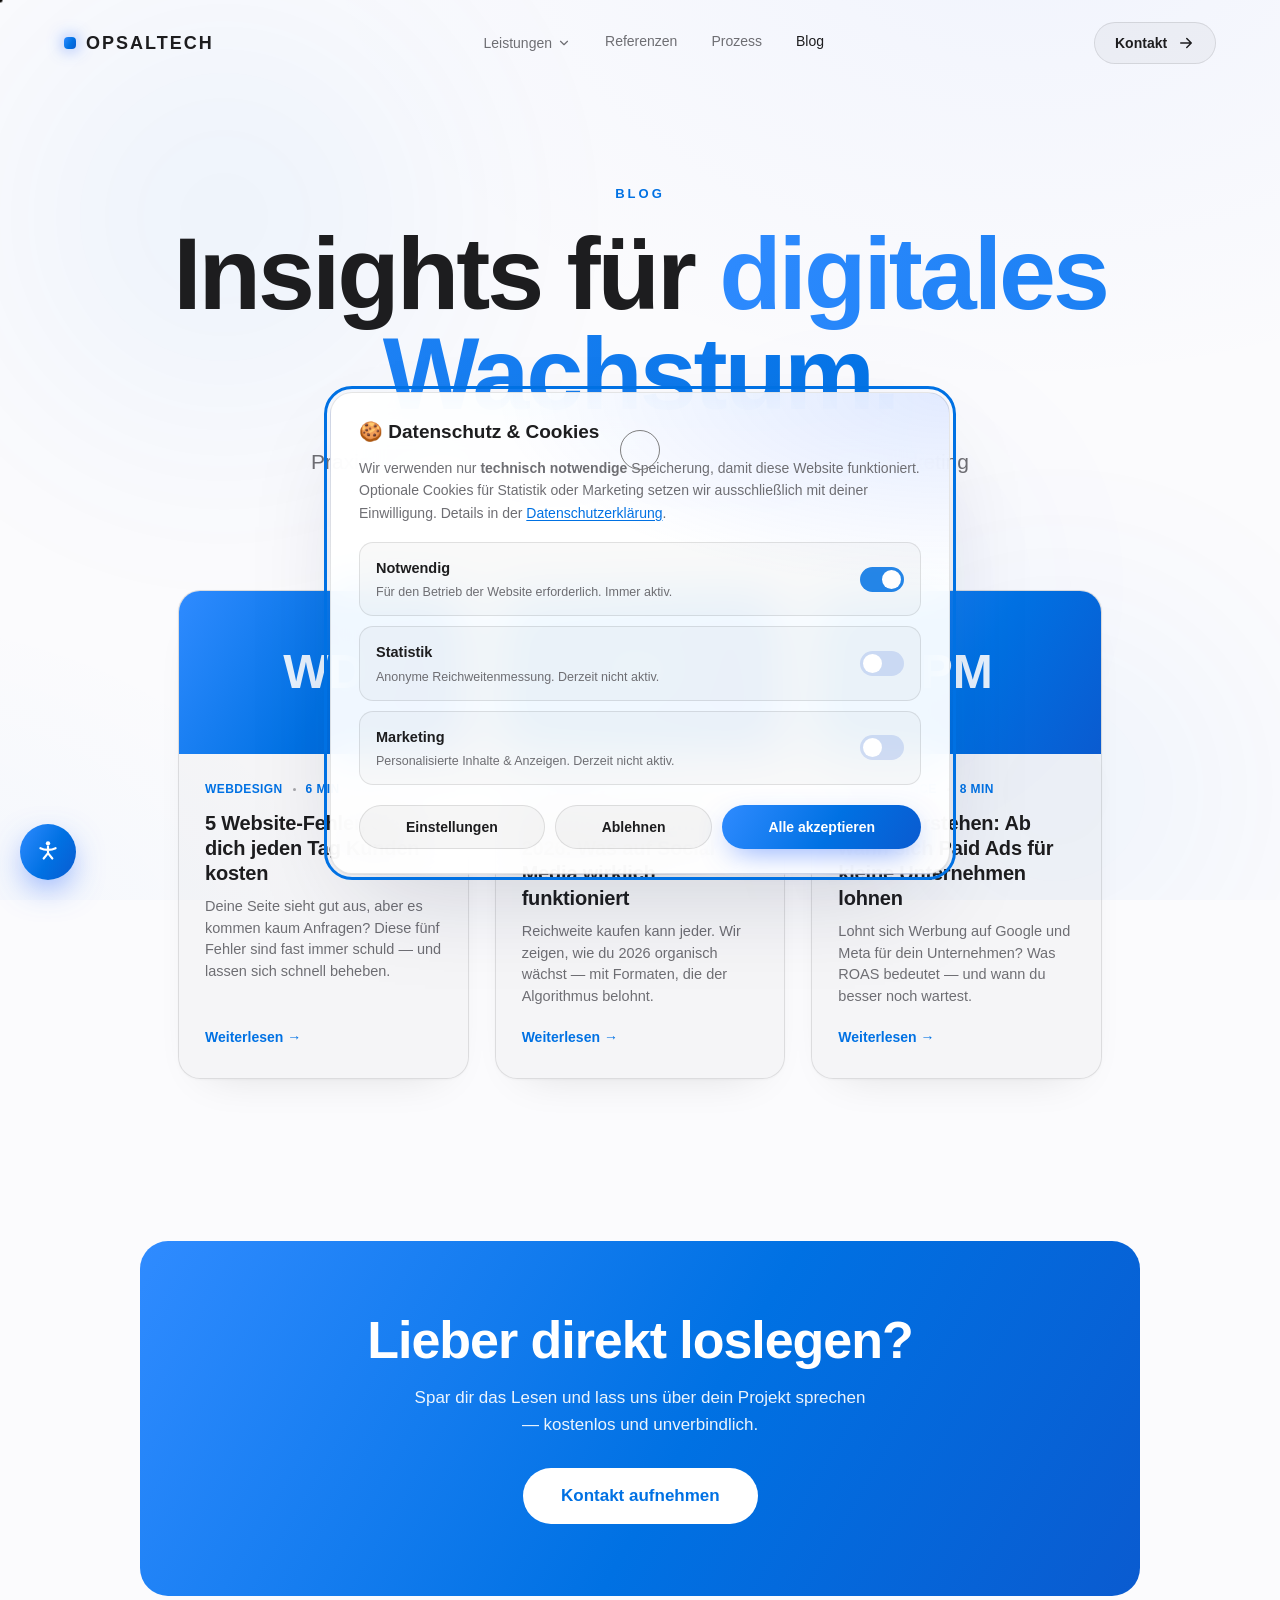
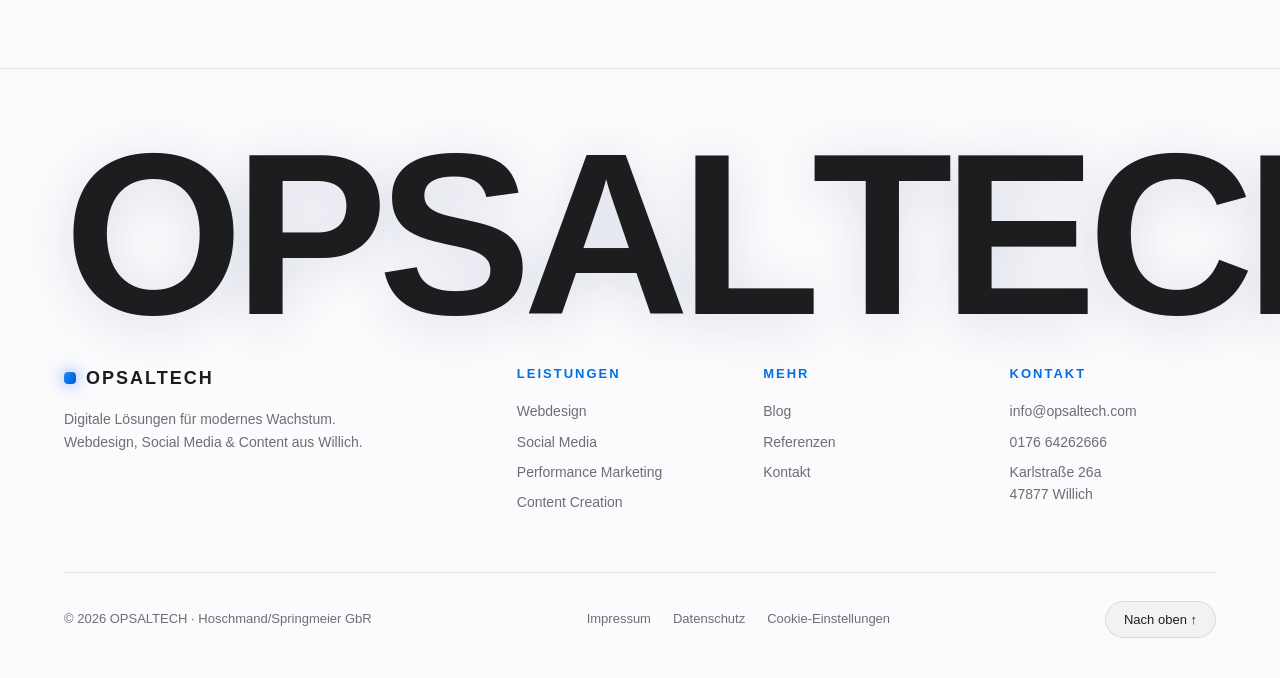
<file: blog/index.html>
<!DOCTYPE html>
<html lang="de">
<head>
<meta charset="UTF-8" />
<meta name="viewport" content="width=device-width, initial-scale=1.0" />
<meta name="theme-color" content="#fbfbfd" />
<title>Blog — Insights für digitales Wachstum | OPSALTECH</title>
<meta name="description" content="Der OPSALTECH-Blog: Praxiswissen zu Webdesign, Social Media und Performance Marketing aus Willich — ohne Blabla, zum direkt Umsetzen." />
<meta name="robots" content="index, follow, max-image-preview:large" />
<link rel="canonical" href="https://www.opsaltech.de/blog" />
<link rel="icon" type="image/svg+xml" href="/favicon.svg" />
<link rel="apple-touch-icon" href="/favicon.svg" />
<meta property="og:type" content="website" />
<meta property="og:site_name" content="OPSALTECH" />
<meta property="og:title" content="Blog — Insights für digitales Wachstum | OPSALTECH" />
<meta property="og:description" content="Der OPSALTECH-Blog: Praxiswissen zu Webdesign, Social Media und Performance Marketing aus Willich — ohne Blabla, zum direkt Umsetzen." />
<meta property="og:url" content="https://www.opsaltech.de/blog" />
<meta property="og:image" content="https://www.opsaltech.de/images/logo.png" />
<meta name="twitter:card" content="summary_large_image" />
<link rel="stylesheet" href="/styles.css?v=21" />
</head>
<body data-page="blog">
<main id="main">
  <section class="page-hero reveal">
    <span class="page-hero__eyebrow">Blog</span>
    <h1 class="page-hero__title">Insights für <span class="grad">digitales Wachstum.</span></h1>
    <p class="page-hero__sub">Praxiswissen zu Webdesign, Social Media und Performance Marketing — ohne Blabla, zum direkt Umsetzen.</p>
  </section>
  <section class="sec" style="padding-top:0">
    <div class="posts">
      <a class="post-card reveal" href="/blog/website-fehler-conversion" data-cursor="hover">
        <div class="post-card__media"><span>WD</span></div>
        <div class="post-card__body">
          <div class="post-card__meta">Webdesign<span class="dot"></span>6 Min</div>
          <h3>5 Website-Fehler, die dich jeden Tag Kunden kosten</h3>
          <p>Deine Seite sieht gut aus, aber es kommen kaum Anfragen? Diese fünf Fehler sind fast immer schuld — und lassen sich schnell beheben.</p>
          <span class="post-card__go">Weiterlesen →</span>
        </div>
      </a>
      <a class="post-card reveal" href="/blog/organische-reichweite-2026" data-cursor="hover">
        <div class="post-card__media"><span>SM</span></div>
        <div class="post-card__body">
          <div class="post-card__meta">Social Media<span class="dot"></span>7 Min</div>
          <h3>Organische Reichweite 2026: Was auf Social Media wirklich funktioniert</h3>
          <p>Reichweite kaufen kann jeder. Wir zeigen, wie du 2026 organisch wächst — mit Formaten, die der Algorithmus belohnt.</p>
          <span class="post-card__go">Weiterlesen →</span>
        </div>
      </a>
      <a class="post-card reveal" href="/blog/roas-paid-ads-kleine-unternehmen" data-cursor="hover">
        <div class="post-card__media"><span>PM</span></div>
        <div class="post-card__body">
          <div class="post-card__meta">Performance<span class="dot"></span>8 Min</div>
          <h3>ROAS verstehen: Ab wann sich Paid Ads für kleine Unternehmen lohnen</h3>
          <p>Lohnt sich Werbung auf Google und Meta für dein Unternehmen? Was ROAS bedeutet — und wann du besser noch wartest.</p>
          <span class="post-card__go">Weiterlesen →</span>
        </div>
      </a>
    </div>
  </section>
  <div class="ctaband reveal">
    <h2>Lieber direkt loslegen?</h2>
    <p>Spar dir das Lesen und lass uns über dein Projekt sprechen — kostenlos und unverbindlich.</p>
    <button type="button" class="btn btn--light btn--xl magnetic" data-contact data-cursor="hover"><span>Kontakt aufnehmen</span></button>
  </div>
</main>
<script src="/js/chrome.js?v=21"></script>
<script src="/script.js?v=21"></script>
</body>
</html>
</file>
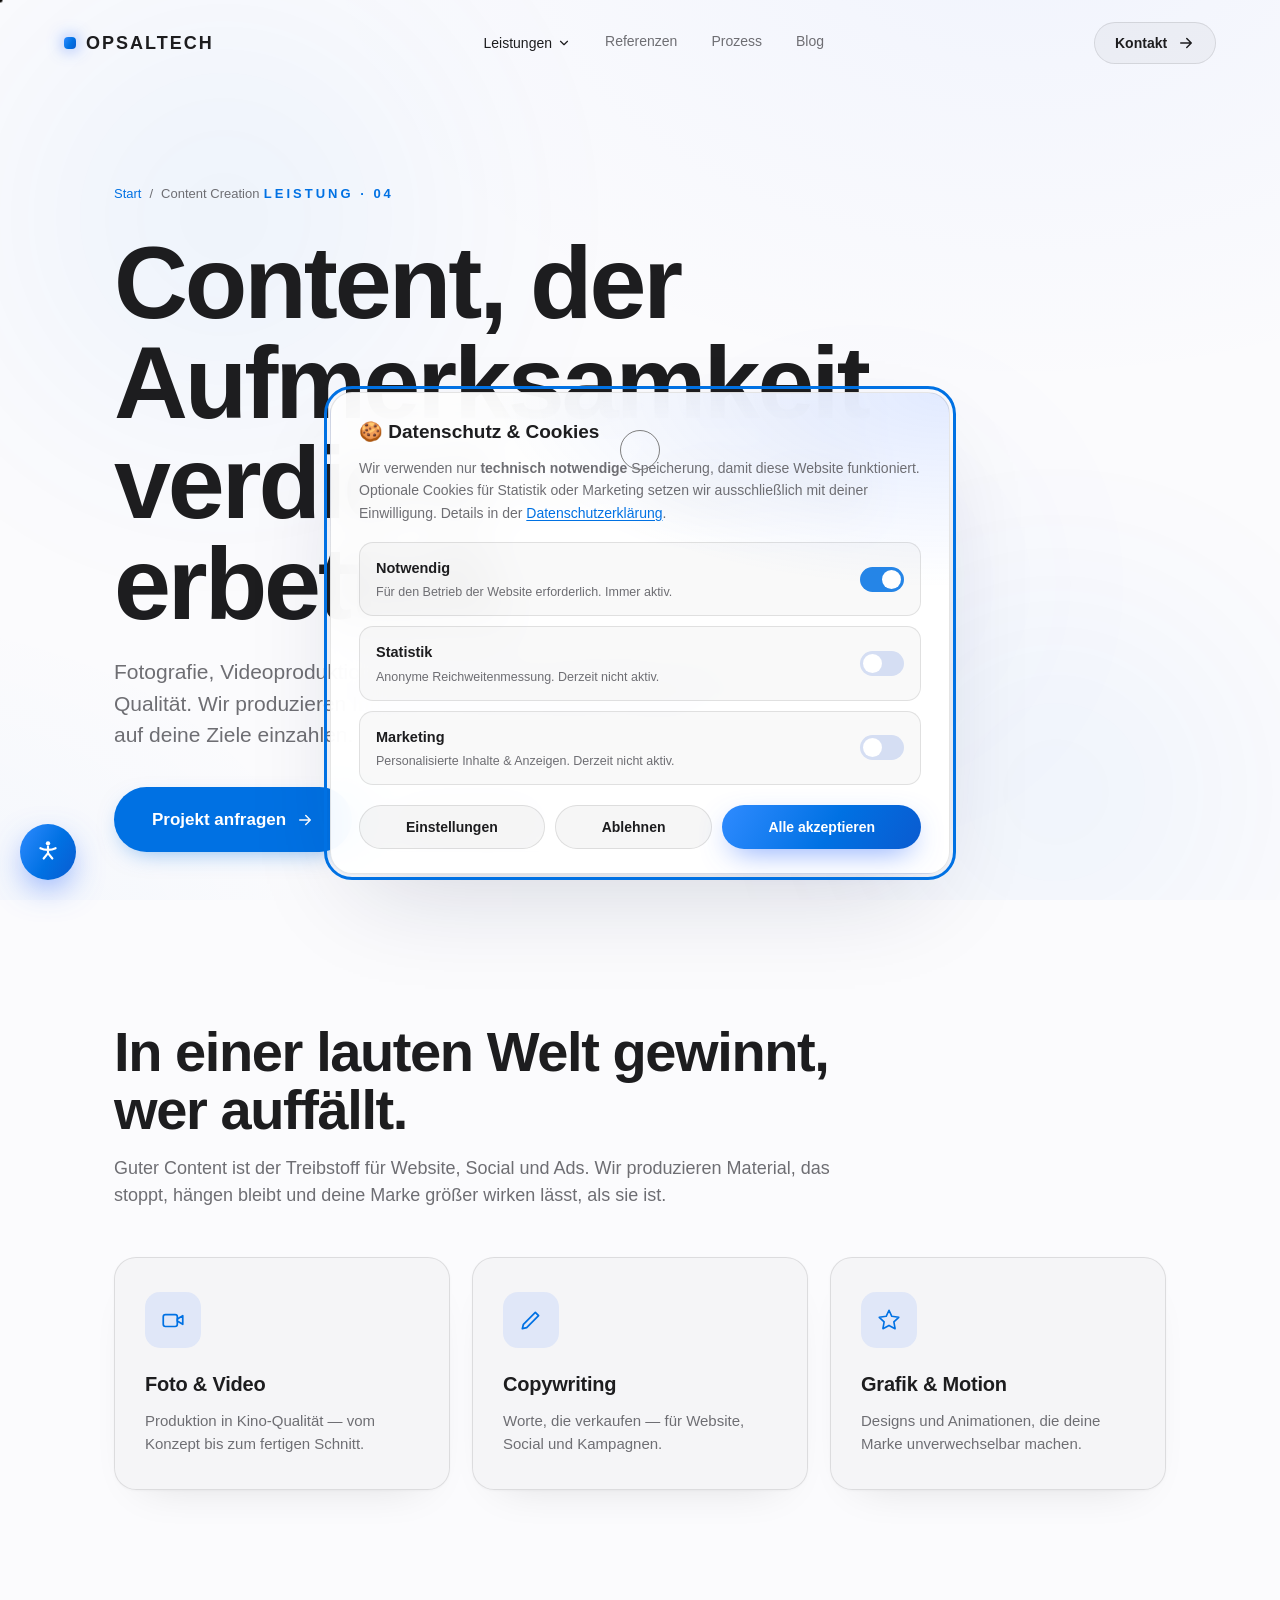
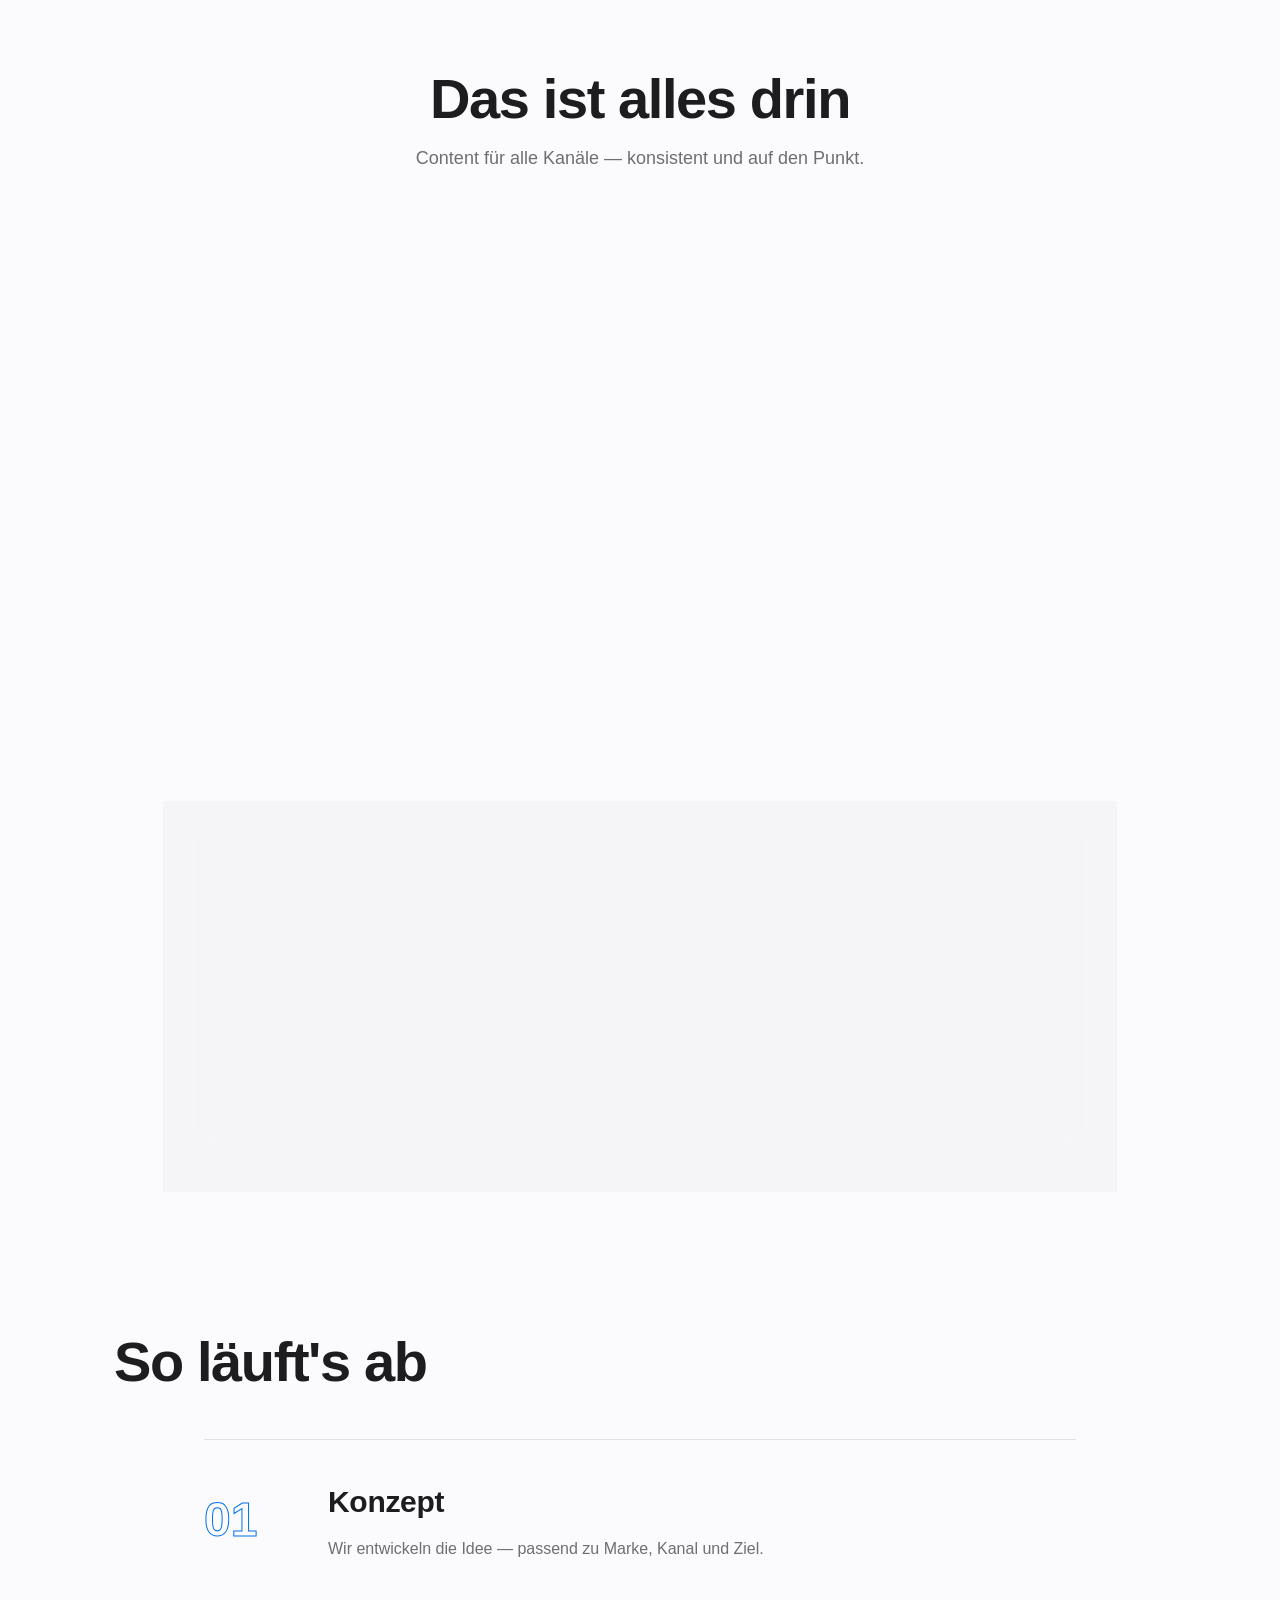
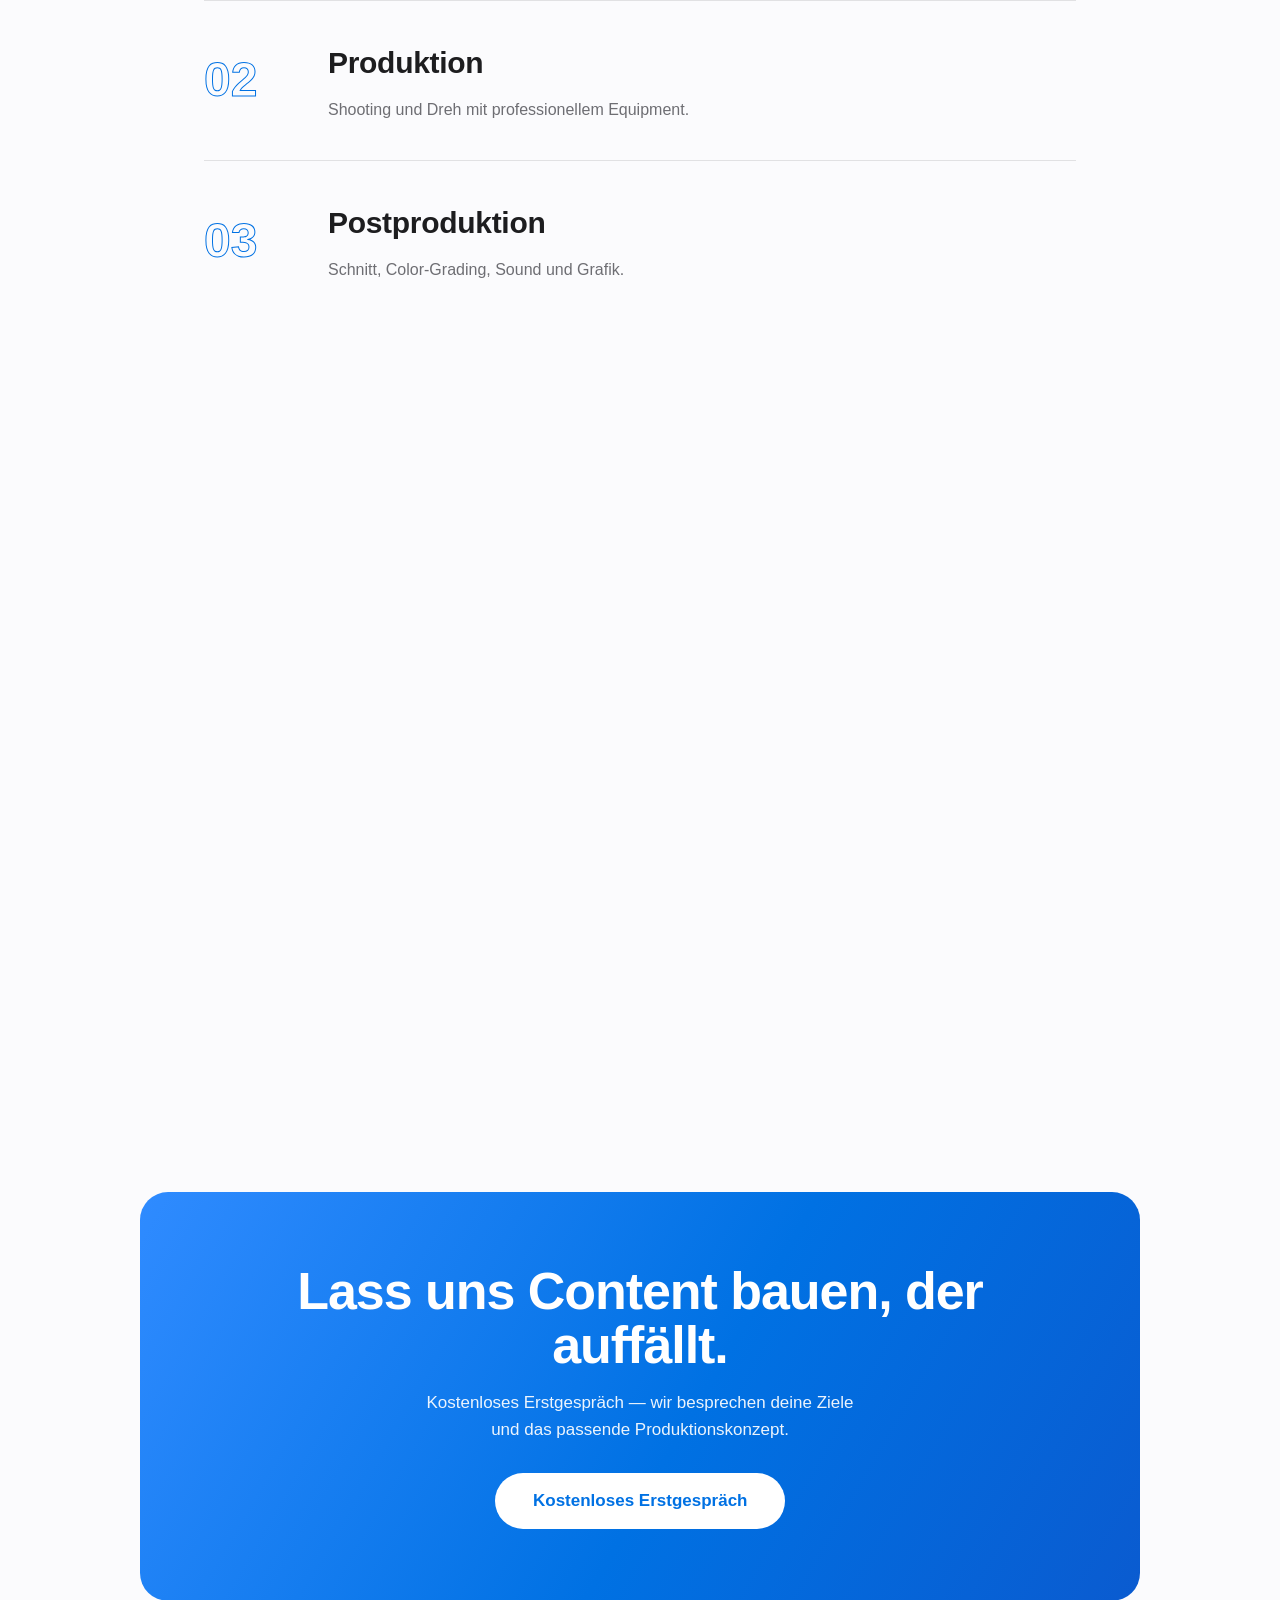
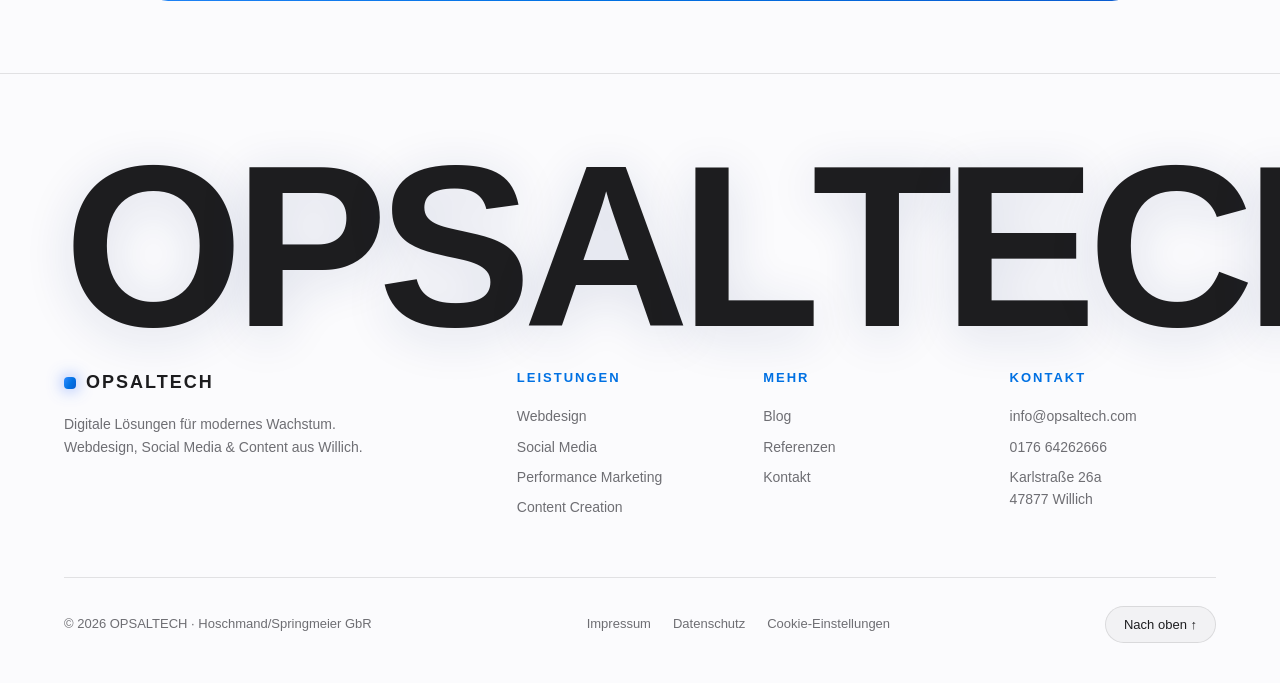
<file: content-creation/index.html>
<!DOCTYPE html>
<html lang="de">
<head>
<meta charset="UTF-8" />
<meta name="viewport" content="width=device-width, initial-scale=1.0" />
<meta name="theme-color" content="#fbfbfd" />
<title>Content Creation | OPSALTECH</title>
<meta name="description" content="Content Creation aus Willich: Foto, Video, Copywriting & Grafikdesign in Kino-Qualität. Inhalte, die auffallen, hängen bleiben und verkaufen." />
<meta name="robots" content="index, follow, max-image-preview:large" />
<link rel="canonical" href="https://www.opsaltech.de/content-creation" />
<link rel="icon" type="image/svg+xml" href="/favicon.svg" />
<link rel="apple-touch-icon" href="/favicon.svg" />
<meta property="og:type" content="website" />
<meta property="og:site_name" content="OPSALTECH" />
<meta property="og:locale" content="de_DE" />
<meta property="og:title" content="Content Creation | OPSALTECH" />
<meta property="og:description" content="Content Creation aus Willich: Foto, Video, Copywriting & Grafikdesign in Kino-Qualität. Inhalte, die auffallen, hängen bleiben und verkaufen." />
<meta property="og:url" content="https://www.opsaltech.de/content-creation" />
<meta property="og:image" content="https://www.opsaltech.de/images/logo.png" />
<meta name="twitter:card" content="summary_large_image" />
<link rel="stylesheet" href="/styles.css?v=21" />
</head>
<body data-page="content-creation">
<main id="main">
  <section class="page-hero page-hero--left reveal">
    <nav class="breadcrumb"><a href="/">Start</a> <span>/</span> <span>Content Creation</span></nav>
    <span class="page-hero__eyebrow">Leistung · 04</span>
    <h1 class="page-hero__title">Content, der Aufmerksamkeit verdient — nicht erbettelt.</h1>
    <p class="page-hero__sub">Fotografie, Videoproduktion, Copywriting und Grafikdesign in Kino-Qualität. Wir produzieren Inhalte, die Aufmerksamkeit verdienen — und auf deine Ziele einzahlen.</p>
    <div class="page-hero__cta">
      <button type="button" class="btn btn--primary btn--xl magnetic" data-contact data-cursor="hover"><span>Projekt anfragen</span><svg viewBox="0 0 24 24" width="18" height="18"><path d="M5 12h14M13 6l6 6-6 6" fill="none" stroke="currentColor" stroke-width="2" stroke-linecap="round" stroke-linejoin="round"/></svg></button>
      <a class="btn btn--ghost btn--xl magnetic" href="/#leistungen" data-cursor="hover">Alle Leistungen</a>
    </div>
  </section>

  <section class="sec sec--left">
    <div class="sec__head sec--left reveal"><h2 class="sec__title">In einer lauten Welt gewinnt, wer auffällt.</h2><p class="sec__lead">Guter Content ist der Treibstoff für Website, Social und Ads. Wir produzieren Material, das stoppt, hängen bleibt und deine Marke größer wirken lässt, als sie ist.</p></div>
  <div class="features">
    <article class="feature reveal"><span class="feature__ico"><svg viewBox="0 0 24 24" width="26" height="26"><rect x="3" y="7" width="13" height="11" rx="2" fill="none" stroke="currentColor" stroke-width="1.6"/><path d="M16 11l5-3v8l-5-3z" fill="none" stroke="currentColor" stroke-width="1.6" stroke-linejoin="round"/></svg></span><h3>Foto & Video</h3><p>Produktion in Kino-Qualität — vom Konzept bis zum fertigen Schnitt.</p></article>
    <article class="feature reveal"><span class="feature__ico"><svg viewBox="0 0 24 24" width="26" height="26"><path d="M4 20l4-1L19 8l-3-3L5 16l-1 4z" fill="none" stroke="currentColor" stroke-width="1.6" stroke-linejoin="round"/></svg></span><h3>Copywriting</h3><p>Worte, die verkaufen — für Website, Social und Kampagnen.</p></article>
    <article class="feature reveal"><span class="feature__ico"><svg viewBox="0 0 24 24" width="26" height="26"><path d="M12 3l2.6 5.6L21 9.5l-4.5 4.3 1.1 6.2L12 17l-5.6 3 1.1-6.2L3 9.5l6.4-.9L12 3z" fill="none" stroke="currentColor" stroke-width="1.5" stroke-linejoin="round"/></svg></span><h3>Grafik & Motion</h3><p>Designs und Animationen, die deine Marke unverwechselbar machen.</p></article>
  </div>
  </section>

  <section class="sec">
    <div class="sec__head reveal"><h2 class="sec__title">Das ist alles drin</h2><p class="sec__lead">Content für alle Kanäle — konsistent und auf den Punkt.</p></div>
  <ul class="deliver">
    <li class="reveal"><div><strong>Foto-Shootings</strong><span>Produkt, Team, Location — professionell inszeniert.</span></div></li>
    <li class="reveal"><div><strong>Videoproduktion</strong><span>Dreh, Schnitt, Color, Sound.</span></div></li>
    <li class="reveal"><div><strong>Reels & Shorts</strong><span>Vertikale Formate für Social.</span></div></li>
    <li class="reveal"><div><strong>Copywriting</strong><span>Headlines, Texte, Skripte.</span></div></li>
    <li class="reveal"><div><strong>Grafikdesign</strong><span>Key Visuals, Templates, Ads.</span></div></li>
    <li class="reveal"><div><strong>Motion Design</strong><span>Animationen & bewegte Logos.</span></div></li>
  </ul>
  </section>

  <section class="sec">
    <div class="sec__head reveal"><h2 class="sec__title">Ergebnisse, die zählen</h2><p class="sec__lead">Beispielhafte Entwicklung aus echten Projekten — Zahlen, die man im Konto sieht.</p></div>
  <div class="card reveal" style="max-width:900px;margin:0 auto">
    <div class="card__analytics">
      <div class="viz__kpis"><div class="kpi"><b class="kpi__val" data-to="72" data-prefix="+" data-suffix="%">+0%</b><span class="kpi__k">Watchtime</span></div><div class="kpi"><b class="kpi__val" data-to="4.6" data-decimals="1" data-suffix="%">0.0%</b><span class="kpi__k">CTR</span></div><div class="kpi"><b class="kpi__val" data-to="1.3" data-decimals="1" data-suffix="M">0.0M</b><span class="kpi__k">Views</span></div></div>
      <div class="viz__chart">
        <div class="viz__yaxis"><span>100</span><span>50</span><span>0</span></div>
        <div class="viz__plot"><span class="viz__bar" style="--h:34%"></span><span class="viz__bar" style="--h:30%"></span><span class="viz__bar" style="--h:52%"></span><span class="viz__bar" style="--h:64%"></span><span class="viz__bar" style="--h:72%"></span><span class="viz__bar" style="--h:96%"></span></div>
        <div class="viz__xaxis"><span>Jan</span><span>Feb</span><span>Mär</span><span>Apr</span><span>Mai</span><span>Jun</span></div>
      </div>
    </div>
  </div>
  </section>

  <section class="sec sec--left">
    <div class="sec__head sec--left reveal"><h2 class="sec__title">So läuft's ab</h2></div>
  <div class="steps">
    <div class="step reveal"><div class="step__num">01</div><div class="step__body"><h3>Konzept</h3><p>Wir entwickeln die Idee — passend zu Marke, Kanal und Ziel.</p></div></div>
    <div class="step reveal"><div class="step__num">02</div><div class="step__body"><h3>Produktion</h3><p>Shooting und Dreh mit professionellem Equipment.</p></div></div>
    <div class="step reveal"><div class="step__num">03</div><div class="step__body"><h3>Postproduktion</h3><p>Schnitt, Color-Grading, Sound und Grafik.</p></div></div>
    <div class="step reveal"><div class="step__num">04</div><div class="step__body"><h3>Auslieferung</h3><p>Fertige Assets in allen Formaten, die du brauchst.</p></div></div>
  </div>
  </section>

  <section class="sec">
    <div class="sec__head reveal"><h2 class="sec__title">Häufige Fragen</h2></div>
  <div class="faq">
    <details class="faq__item reveal"><summary>Kommt ihr zum Dreh zu uns?</summary><p>Ja, wir produzieren vor Ort bei dir, an einer Location oder im Studio — je nachdem, was am besten passt.</p></details>
    <details class="faq__item reveal"><summary>Bekomme ich die Rohdaten?</summary><p>Auf Wunsch ja. Standardmäßig lieferst du fertig geschnittene, exportfertige Assets.</p></details>
    <details class="faq__item reveal"><summary>Könnt ihr auch nur einzelne Leistungen übernehmen?</summary><p>Klar. Ob nur Foto, nur Schnitt oder das komplette Paket — wir passen uns deinem Bedarf an.</p></details>
  </div>
  </section>

  <div class="ctaband reveal">
    <h2>Lass uns Content bauen, der auffällt.</h2>
    <p>Kostenloses Erstgespräch — wir besprechen deine Ziele und das passende Produktionskonzept.</p>
    <button type="button" class="btn btn--light btn--xl magnetic" data-contact data-cursor="hover"><span>Kostenloses Erstgespräch</span></button>
  </div>
</main>
<script src="/js/chrome.js?v=21"></script>
<script src="/script.js?v=21"></script>
</body>
</html>
</file>
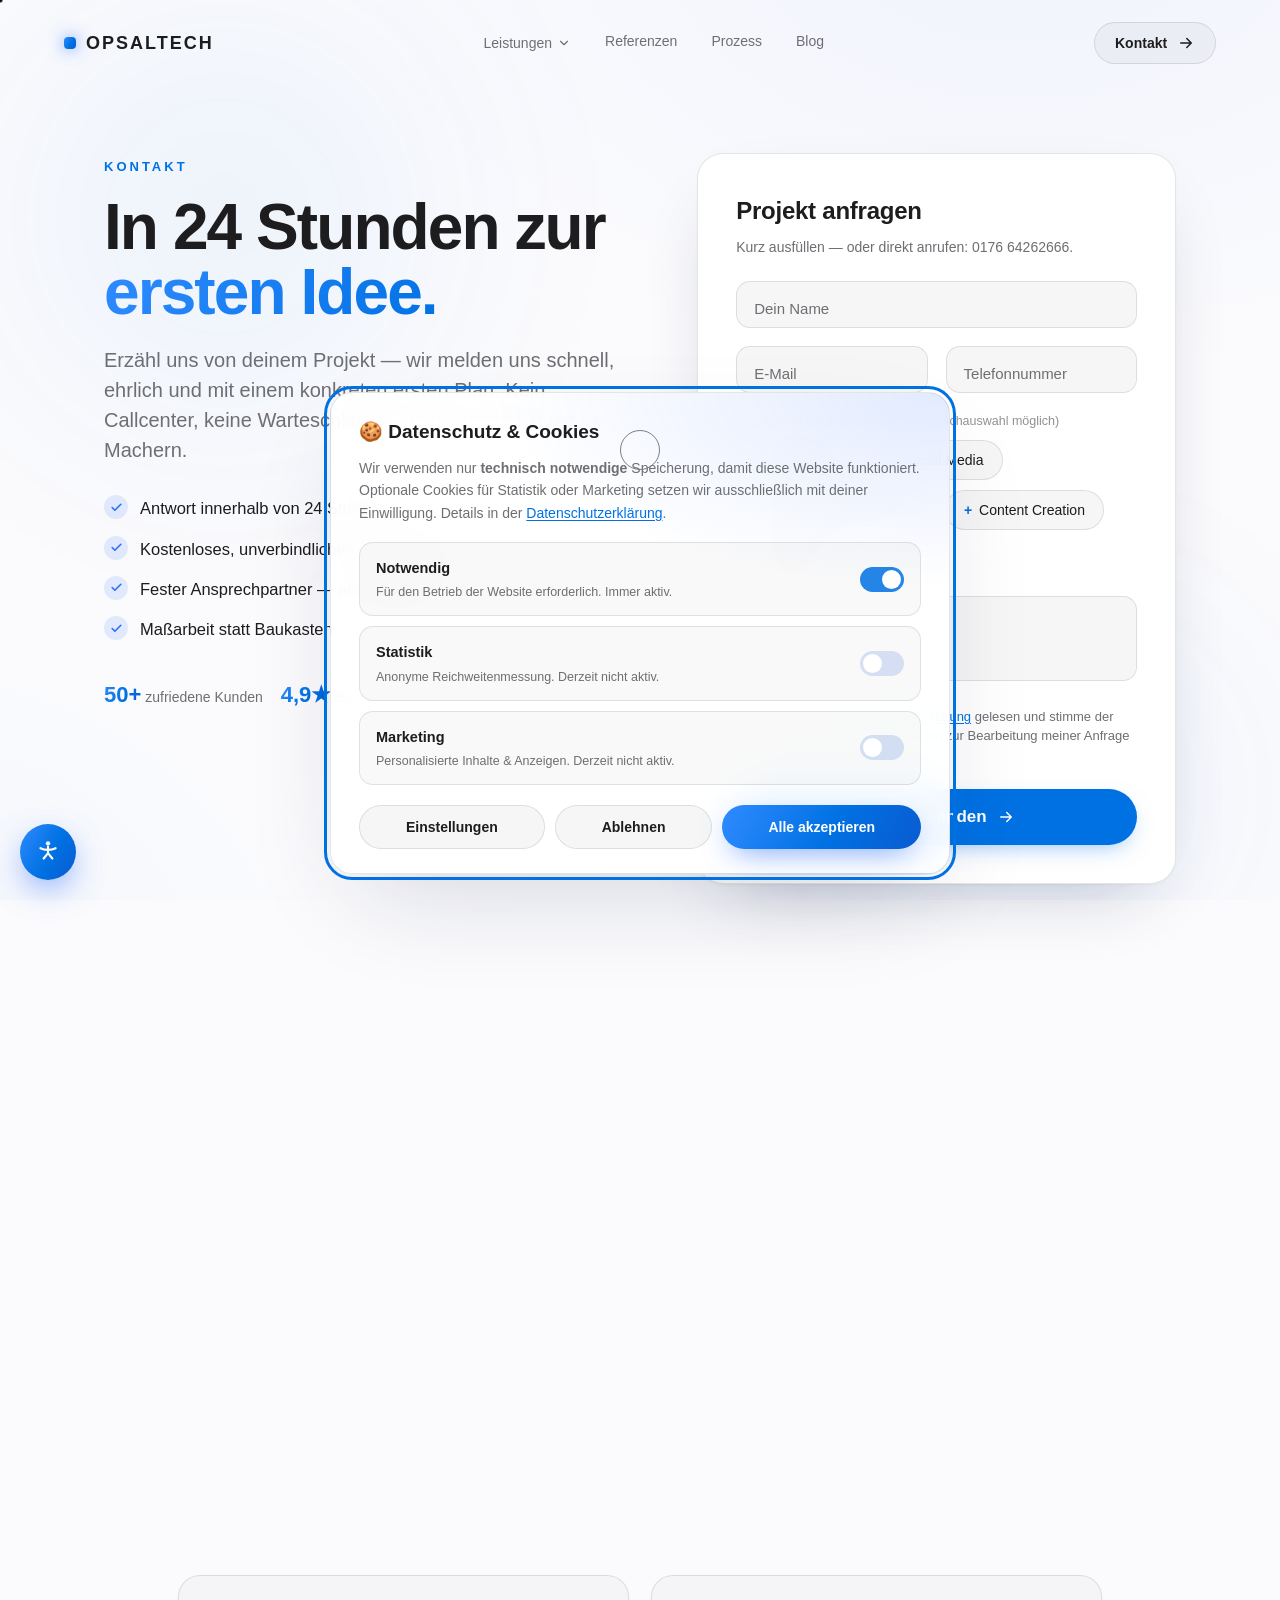
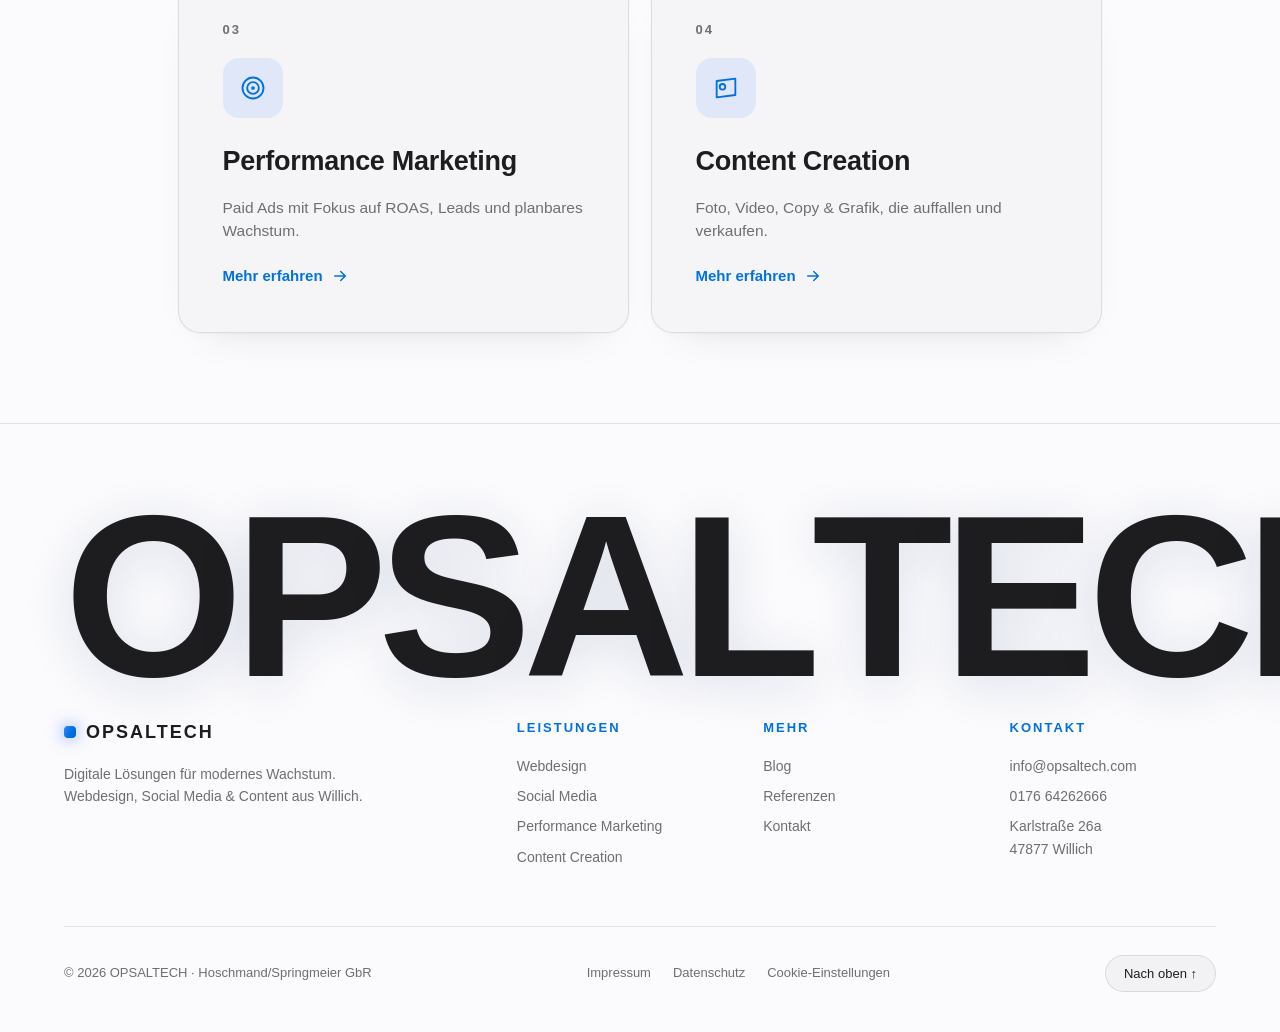
<file: kontakt/index.html>
<!DOCTYPE html>
<html lang="de">
<head>
<meta charset="UTF-8" />
<meta name="viewport" content="width=device-width, initial-scale=1.0" />
<meta name="theme-color" content="#fbfbfd" />
<title>Kontakt & Projektanfrage | OPSALTECH</title>
<meta name="description" content="Projekt anfragen bei OPSALTECH aus Willich: Webdesign, Social Media, Performance Marketing & Content. Antwort in 24 Stunden, kostenloses Erstgespräch." />
<meta name="robots" content="index, follow, max-image-preview:large" />
<link rel="canonical" href="https://www.opsaltech.de/kontakt" />
<link rel="icon" type="image/svg+xml" href="/favicon.svg" />
<link rel="apple-touch-icon" href="/favicon.svg" />
<meta property="og:type" content="website" />
<meta property="og:site_name" content="OPSALTECH" />
<meta property="og:title" content="Kontakt & Projektanfrage | OPSALTECH" />
<meta property="og:description" content="Projekt anfragen bei OPSALTECH aus Willich: Webdesign, Social Media, Performance Marketing & Content. Antwort in 24 Stunden, kostenloses Erstgespräch." />
<meta property="og:url" content="https://www.opsaltech.de/kontakt" />
<meta property="og:image" content="https://www.opsaltech.de/images/logo.png" />
<meta name="twitter:card" content="summary_large_image" />
<link rel="stylesheet" href="/styles.css?v=21" />
</head>
<body data-page="kontakt">
<main id="main">
  <section class="landing">
    <div class="landing__copy reveal">
      <span class="page-hero__eyebrow">Kontakt</span>
      <h1 class="landing__title">In 24&nbsp;Stunden zur <span class="grad">ersten Idee.</span></h1>
      <p class="landing__sub">Erzähl uns von deinem Projekt — wir melden uns schnell, ehrlich und mit einem konkreten ersten Plan. Kein Callcenter, keine Warteschleife: Du sprichst direkt mit den Machern.</p>
      <ul class="landing__list">
        <li>Antwort innerhalb von 24&nbsp;Stunden</li>
        <li>Kostenloses, unverbindliches Erstgespräch</li>
        <li>Fester Ansprechpartner — auf Augenhöhe</li>
        <li>Maßarbeit statt Baukasten</li>
      </ul>
      <div class="landing__trust">
        <span><strong>50+</strong> zufriedene Kunden</span>
        <span><strong>4,9&#9733;</strong> Bewertung</span>
        <span>Aus Willich · für die ganze Welt</span>
      </div>
    </div>
    <div class="landing__formwrap reveal">
      <h2>Projekt anfragen</h2>
      <p class="hint">Kurz ausfüllen — oder direkt anrufen: <a href="tel:+4917664262666">0176 64262666</a>.</p>
      <div id="landing-form"></div>
    </div>
  </section>

  <section class="sec">
    <div class="sec__head reveal"><h2 class="sec__title">Womit können wir helfen?</h2><p class="sec__lead">Vier Disziplinen, ein Ziel: messbares Wachstum.</p></div>
    <div class="teasers">
    <a class="teaser reveal" href="/webdesign" data-cursor="hover">
      <span class="teaser__num">01</span>
      <span class="teaser__ico"><svg viewBox="0 0 24 24" width="28" height="28"><rect x="3" y="4" width="18" height="14" rx="2" fill="none" stroke="currentColor" stroke-width="1.6"/><path d="M3 8h18M7 12h6M7 15h4" stroke="currentColor" stroke-width="1.6" stroke-linecap="round"/></svg></span>
      <h3>Webdesign &amp; Development</h3>
      <p>Conversion-optimierte Websites — schnell, SEO-stark, individuell.</p>
      <span class="teaser__go">Mehr erfahren <svg viewBox="0 0 24 24" width="18" height="18"><path d="M5 12h14M13 6l6 6-6 6" fill="none" stroke="currentColor" stroke-width="2" stroke-linecap="round" stroke-linejoin="round"/></svg></span>
    </a>
    <a class="teaser reveal" href="/social-media" data-cursor="hover">
      <span class="teaser__num">02</span>
      <span class="teaser__ico"><svg viewBox="0 0 24 24" width="28" height="28"><circle cx="12" cy="12" r="9" fill="none" stroke="currentColor" stroke-width="1.6"/><path d="M3 12h18M12 3c2.5 2.5 2.5 15 0 18M12 3c-2.5 2.5-2.5 15 0 18" fill="none" stroke="currentColor" stroke-width="1.6"/></svg></span>
      <h3>Social Media Marketing</h3>
      <p>Reichweite, Community und Content, der wirklich klickt.</p>
      <span class="teaser__go">Mehr erfahren <svg viewBox="0 0 24 24" width="18" height="18"><path d="M5 12h14M13 6l6 6-6 6" fill="none" stroke="currentColor" stroke-width="2" stroke-linecap="round" stroke-linejoin="round"/></svg></span>
    </a>
    <a class="teaser reveal" href="/performance-marketing" data-cursor="hover">
      <span class="teaser__num">03</span>
      <span class="teaser__ico"><svg viewBox="0 0 24 24" width="28" height="28"><circle cx="12" cy="12" r="9" fill="none" stroke="currentColor" stroke-width="1.6"/><circle cx="12" cy="12" r="5" fill="none" stroke="currentColor" stroke-width="1.6"/><circle cx="12" cy="12" r="1.6" fill="currentColor"/></svg></span>
      <h3>Performance Marketing</h3>
      <p>Paid Ads mit Fokus auf ROAS, Leads und planbares Wachstum.</p>
      <span class="teaser__go">Mehr erfahren <svg viewBox="0 0 24 24" width="18" height="18"><path d="M5 12h14M13 6l6 6-6 6" fill="none" stroke="currentColor" stroke-width="2" stroke-linecap="round" stroke-linejoin="round"/></svg></span>
    </a>
    <a class="teaser reveal" href="/content-creation" data-cursor="hover">
      <span class="teaser__num">04</span>
      <span class="teaser__ico"><svg viewBox="0 0 24 24" width="28" height="28"><path d="M4 6l16-2v14l-16 2z" fill="none" stroke="currentColor" stroke-width="1.6" stroke-linejoin="round"/><circle cx="9" cy="11" r="2.4" fill="none" stroke="currentColor" stroke-width="1.6"/></svg></span>
      <h3>Content Creation</h3>
      <p>Foto, Video, Copy &amp; Grafik, die auffallen und verkaufen.</p>
      <span class="teaser__go">Mehr erfahren <svg viewBox="0 0 24 24" width="18" height="18"><path d="M5 12h14M13 6l6 6-6 6" fill="none" stroke="currentColor" stroke-width="2" stroke-linecap="round" stroke-linejoin="round"/></svg></span>
    </a>
    </div>
  </section>
</main>
<script src="/js/chrome.js?v=21"></script>
<script>try{document.getElementById("landing-form").innerHTML=window.OPSAL_contactForm("l");}catch(e){}</script>
<script src="/script.js?v=21"></script>
</body>
</html>
</file>
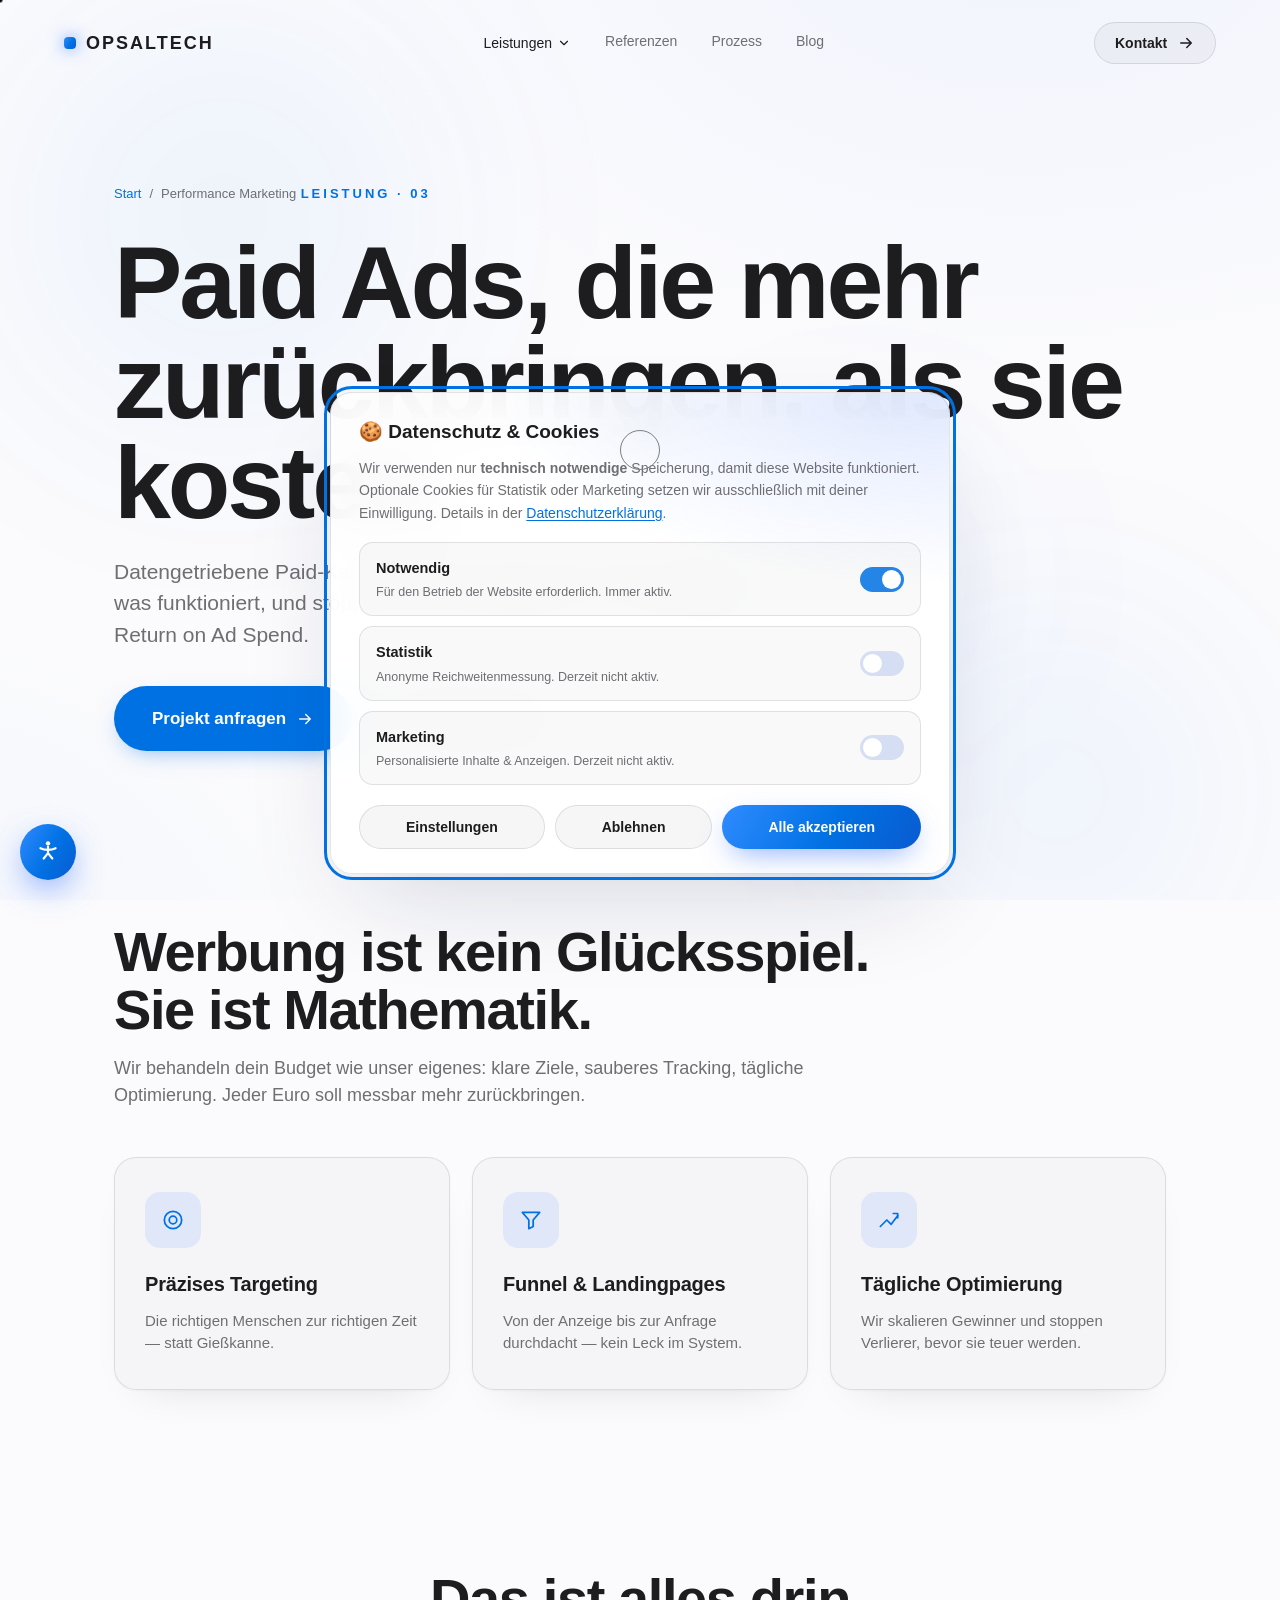
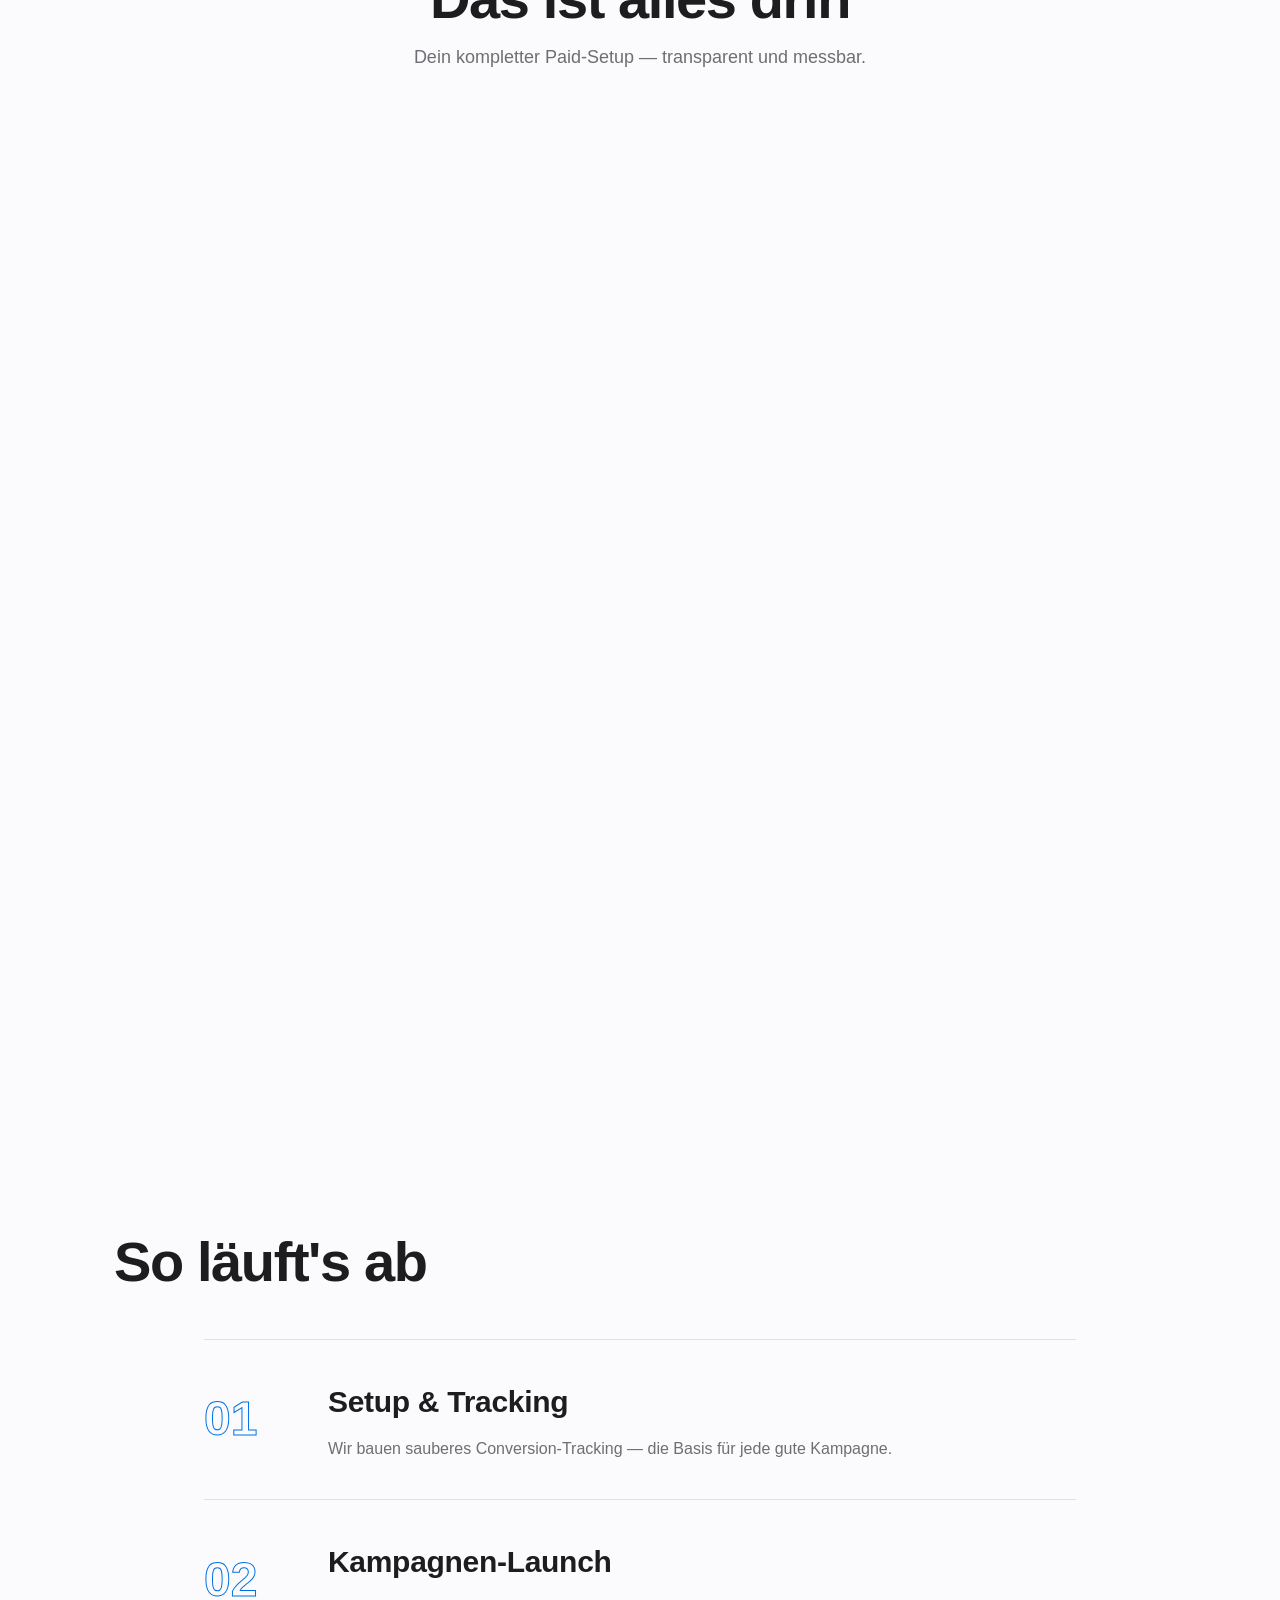
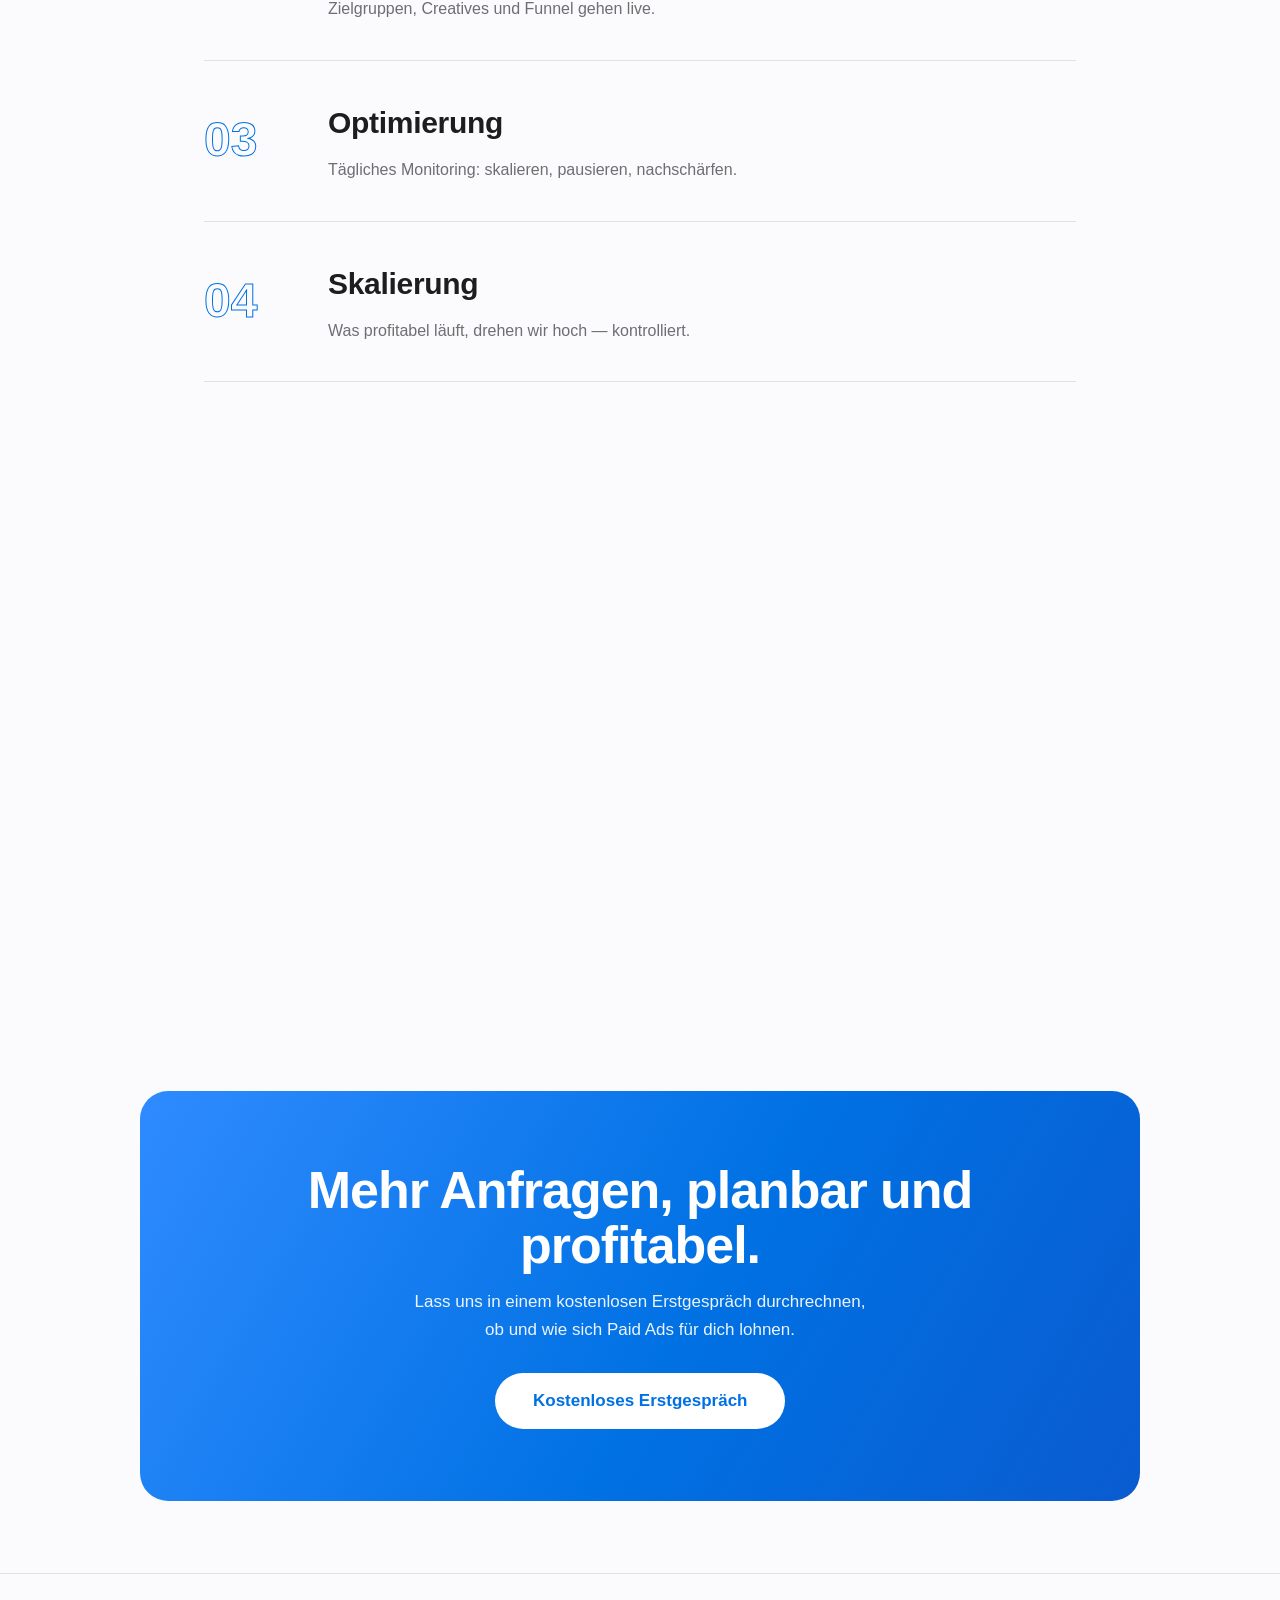
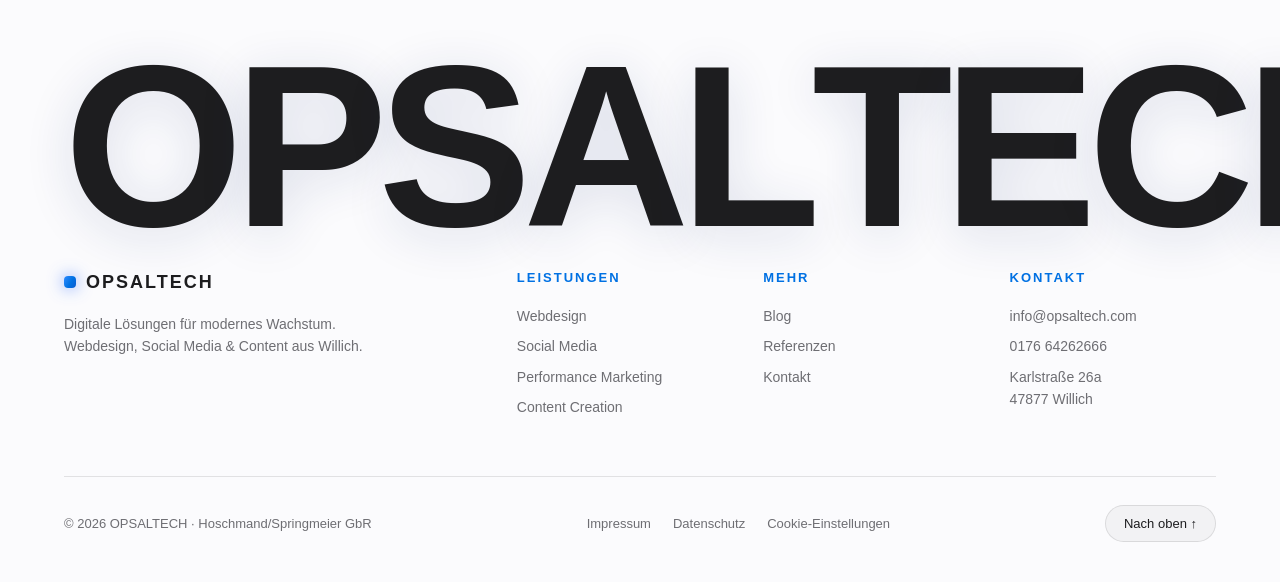
<file: performance-marketing/index.html>
<!DOCTYPE html>
<html lang="de">
<head>
<meta charset="UTF-8" />
<meta name="viewport" content="width=device-width, initial-scale=1.0" />
<meta name="theme-color" content="#fbfbfd" />
<title>Performance Marketing | OPSALTECH</title>
<meta name="description" content="Performance Marketing aus Willich: datengetriebene Google & Meta Ads mit Fokus auf ROAS, Leads und planbares Wachstum — ohne Budget-Verbrennung." />
<meta name="robots" content="index, follow, max-image-preview:large" />
<link rel="canonical" href="https://www.opsaltech.de/performance-marketing" />
<link rel="icon" type="image/svg+xml" href="/favicon.svg" />
<link rel="apple-touch-icon" href="/favicon.svg" />
<meta property="og:type" content="website" />
<meta property="og:site_name" content="OPSALTECH" />
<meta property="og:locale" content="de_DE" />
<meta property="og:title" content="Performance Marketing | OPSALTECH" />
<meta property="og:description" content="Performance Marketing aus Willich: datengetriebene Google & Meta Ads mit Fokus auf ROAS, Leads und planbares Wachstum — ohne Budget-Verbrennung." />
<meta property="og:url" content="https://www.opsaltech.de/performance-marketing" />
<meta property="og:image" content="https://www.opsaltech.de/images/logo.png" />
<meta name="twitter:card" content="summary_large_image" />
<link rel="stylesheet" href="/styles.css?v=21" />
</head>
<body data-page="performance-marketing">
<main id="main">
  <section class="page-hero page-hero--left reveal">
    <nav class="breadcrumb"><a href="/">Start</a> <span>/</span> <span>Performance Marketing</span></nav>
    <span class="page-hero__eyebrow">Leistung · 03</span>
    <h1 class="page-hero__title">Paid Ads, die mehr zurückbringen, als sie kosten.</h1>
    <p class="page-hero__sub">Datengetriebene Paid-Kampagnen auf Google & Meta. Wir skalieren, was funktioniert, und stoppen, was Geld verbrennt — für maximalen Return on Ad Spend.</p>
    <div class="page-hero__cta">
      <button type="button" class="btn btn--primary btn--xl magnetic" data-contact data-cursor="hover"><span>Projekt anfragen</span><svg viewBox="0 0 24 24" width="18" height="18"><path d="M5 12h14M13 6l6 6-6 6" fill="none" stroke="currentColor" stroke-width="2" stroke-linecap="round" stroke-linejoin="round"/></svg></button>
      <a class="btn btn--ghost btn--xl magnetic" href="/#leistungen" data-cursor="hover">Alle Leistungen</a>
    </div>
  </section>

  <section class="sec sec--left">
    <div class="sec__head sec--left reveal"><h2 class="sec__title">Werbung ist kein Glücksspiel. Sie ist Mathematik.</h2><p class="sec__lead">Wir behandeln dein Budget wie unser eigenes: klare Ziele, sauberes Tracking, tägliche Optimierung. Jeder Euro soll messbar mehr zurückbringen.</p></div>
  <div class="features">
    <article class="feature reveal"><span class="feature__ico"><svg viewBox="0 0 24 24" width="26" height="26"><circle cx="12" cy="12" r="8" fill="none" stroke="currentColor" stroke-width="1.6"/><circle cx="12" cy="12" r="3.5" fill="none" stroke="currentColor" stroke-width="1.6"/></svg></span><h3>Präzises Targeting</h3><p>Die richtigen Menschen zur richtigen Zeit — statt Gießkanne.</p></article>
    <article class="feature reveal"><span class="feature__ico"><svg viewBox="0 0 24 24" width="26" height="26"><path d="M4 5h16l-6 7v6l-4 2v-8L4 5z" fill="none" stroke="currentColor" stroke-width="1.6" stroke-linejoin="round"/></svg></span><h3>Funnel & Landingpages</h3><p>Von der Anzeige bis zur Anfrage durchdacht — kein Leck im System.</p></article>
    <article class="feature reveal"><span class="feature__ico"><svg viewBox="0 0 24 24" width="26" height="26"><path d="M4 18L10 12l4 4 6-8" fill="none" stroke="currentColor" stroke-width="1.6" stroke-linecap="round" stroke-linejoin="round"/><path d="M16 6h4v4" fill="none" stroke="currentColor" stroke-width="1.6" stroke-linecap="round" stroke-linejoin="round"/></svg></span><h3>Tägliche Optimierung</h3><p>Wir skalieren Gewinner und stoppen Verlierer, bevor sie teuer werden.</p></article>
  </div>
  </section>

  <section class="sec">
    <div class="sec__head reveal"><h2 class="sec__title">Das ist alles drin</h2><p class="sec__lead">Dein kompletter Paid-Setup — transparent und messbar.</p></div>
  <ul class="deliver">
    <li class="reveal"><div><strong>Kampagnen-Strategie</strong><span>Ziele, Budget, Plattform-Mix.</span></div></li>
    <li class="reveal"><div><strong>Google & Meta Ads</strong><span>Search, Performance Max, Social Ads.</span></div></li>
    <li class="reveal"><div><strong>Conversion-Tracking</strong><span>Sauberes Setup — du siehst, was wirkt.</span></div></li>
    <li class="reveal"><div><strong>Landingpage-Optimierung</strong><span>Mehr aus dem gleichen Traffic holen.</span></div></li>
    <li class="reveal"><div><strong>A/B-Testing</strong><span>Creatives & Zielgruppen laufend testen.</span></div></li>
    <li class="reveal"><div><strong>ROAS-Reporting</strong><span>Klare Zahlen statt schöner Dashboards.</span></div></li>
  </ul>
  </section>

  <section class="sec">
    <div class="sec__head reveal"><h2 class="sec__title">Ergebnisse, die zählen</h2><p class="sec__lead">Beispielhafte Entwicklung aus echten Projekten — Zahlen, die man im Konto sieht.</p></div>
  <div class="card reveal" style="max-width:900px;margin:0 auto">
    <div class="card__analytics">
      <div class="viz__kpis"><div class="kpi"><b class="kpi__val" data-to="4.8" data-decimals="1" data-suffix="×">0.0×</b><span class="kpi__k">ROAS</span></div><div class="kpi"><b class="kpi__val" data-to="38" data-prefix="−" data-suffix="%">−0%</b><span class="kpi__k">Cost/Lead</span></div><div class="kpi"><b class="kpi__val" data-to="92" data-prefix="+" data-suffix="%">+0%</b><span class="kpi__k">Leads</span></div></div>
      <div class="viz__chart">
        <div class="viz__yaxis"><span>100</span><span>50</span><span>0</span></div>
        <div class="viz__plot"><span class="viz__bar" style="--h:26%"></span><span class="viz__bar" style="--h:42%"></span><span class="viz__bar" style="--h:38%"></span><span class="viz__bar" style="--h:60%"></span><span class="viz__bar" style="--h:78%"></span><span class="viz__bar" style="--h:95%"></span></div>
        <div class="viz__xaxis"><span>Jan</span><span>Feb</span><span>Mär</span><span>Apr</span><span>Mai</span><span>Jun</span></div>
      </div>
    </div>
  </div>
  </section>

  <section class="sec sec--left">
    <div class="sec__head sec--left reveal"><h2 class="sec__title">So läuft's ab</h2></div>
  <div class="steps">
    <div class="step reveal"><div class="step__num">01</div><div class="step__body"><h3>Setup & Tracking</h3><p>Wir bauen sauberes Conversion-Tracking — die Basis für jede gute Kampagne.</p></div></div>
    <div class="step reveal"><div class="step__num">02</div><div class="step__body"><h3>Kampagnen-Launch</h3><p>Zielgruppen, Creatives und Funnel gehen live.</p></div></div>
    <div class="step reveal"><div class="step__num">03</div><div class="step__body"><h3>Optimierung</h3><p>Tägliches Monitoring: skalieren, pausieren, nachschärfen.</p></div></div>
    <div class="step reveal"><div class="step__num">04</div><div class="step__body"><h3>Skalierung</h3><p>Was profitabel läuft, drehen wir hoch — kontrolliert.</p></div></div>
  </div>
  </section>

  <section class="sec">
    <div class="sec__head reveal"><h2 class="sec__title">Häufige Fragen</h2></div>
  <div class="faq">
    <details class="faq__item reveal"><summary>Wie viel Werbebudget brauche ich?</summary><p>Das hängt von Ziel und Branche ab. Wir empfehlen ein Budget, mit dem Tests aussagekräftig sind — und sagen ehrlich, wenn es (noch) keinen Sinn ergibt.</p></details>
    <details class="faq__item reveal"><summary>Ist das Werbebudget im Preis enthalten?</summary><p>Nein. Das Media-Budget zahlst du direkt an Google/Meta. Wir berechnen die Betreuung — transparent getrennt.</p></details>
    <details class="faq__item reveal"><summary>Ab wann lohnen sich Paid Ads?</summary><p>Sobald dein Angebot steht und eine überzeugende Landingpage existiert. Beides bauen wir bei Bedarf mit.</p></details>
  </div>
  </section>

  <div class="ctaband reveal">
    <h2>Mehr Anfragen, planbar und profitabel.</h2>
    <p>Lass uns in einem kostenlosen Erstgespräch durchrechnen, ob und wie sich Paid Ads für dich lohnen.</p>
    <button type="button" class="btn btn--light btn--xl magnetic" data-contact data-cursor="hover"><span>Kostenloses Erstgespräch</span></button>
  </div>
</main>
<script src="/js/chrome.js?v=21"></script>
<script src="/script.js?v=21"></script>
</body>
</html>
</file>
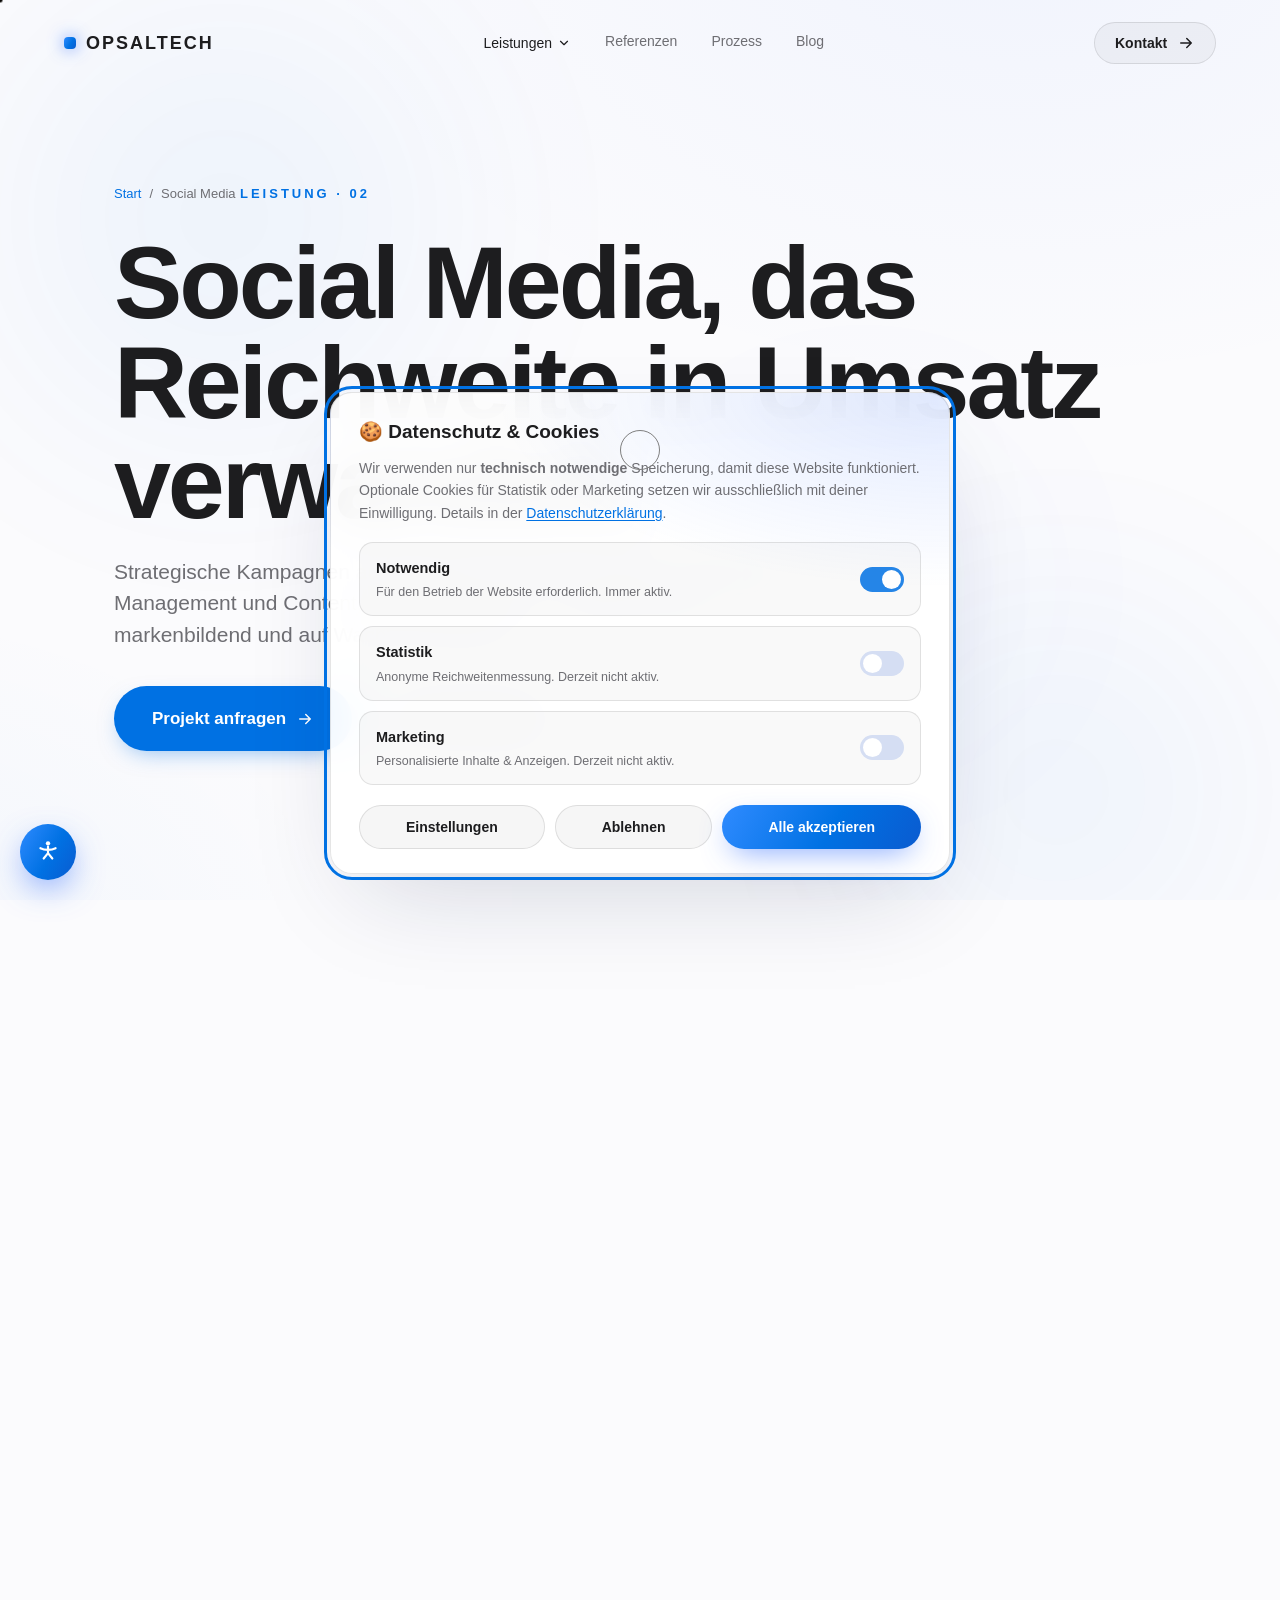
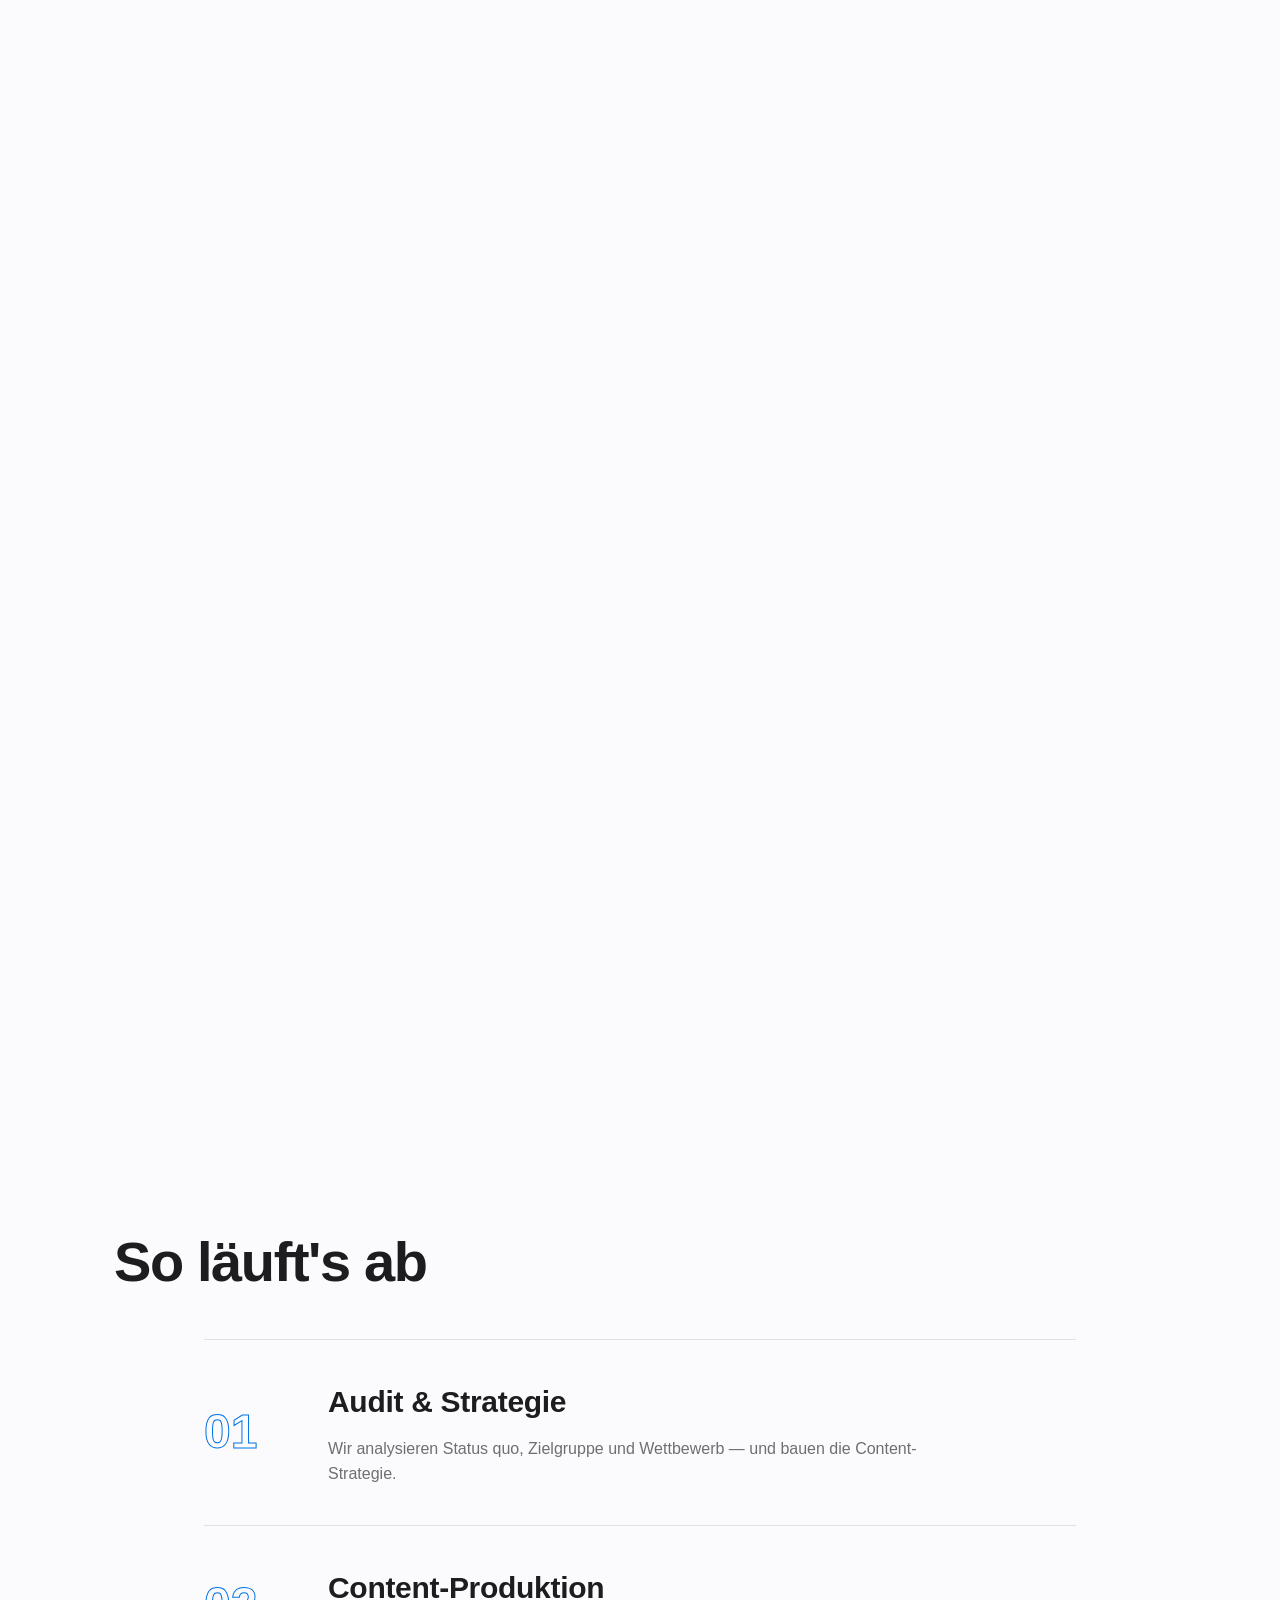
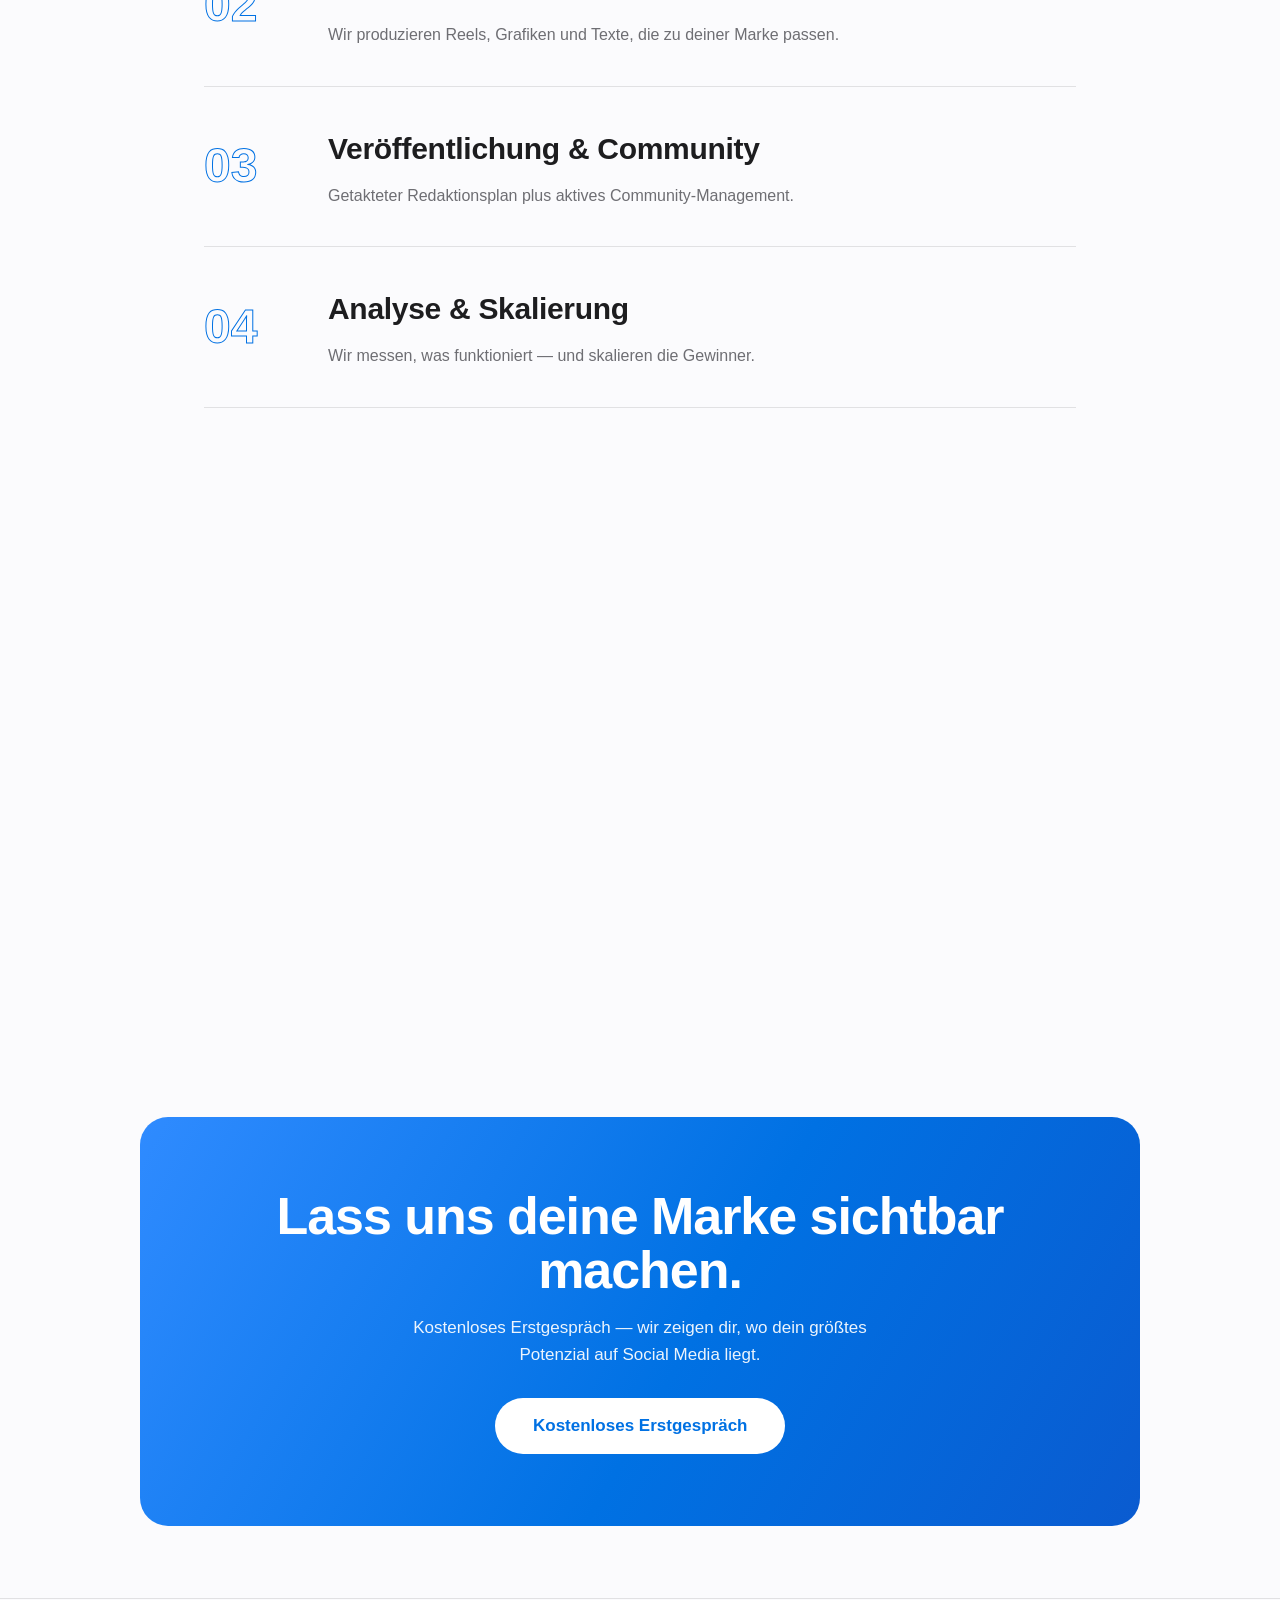
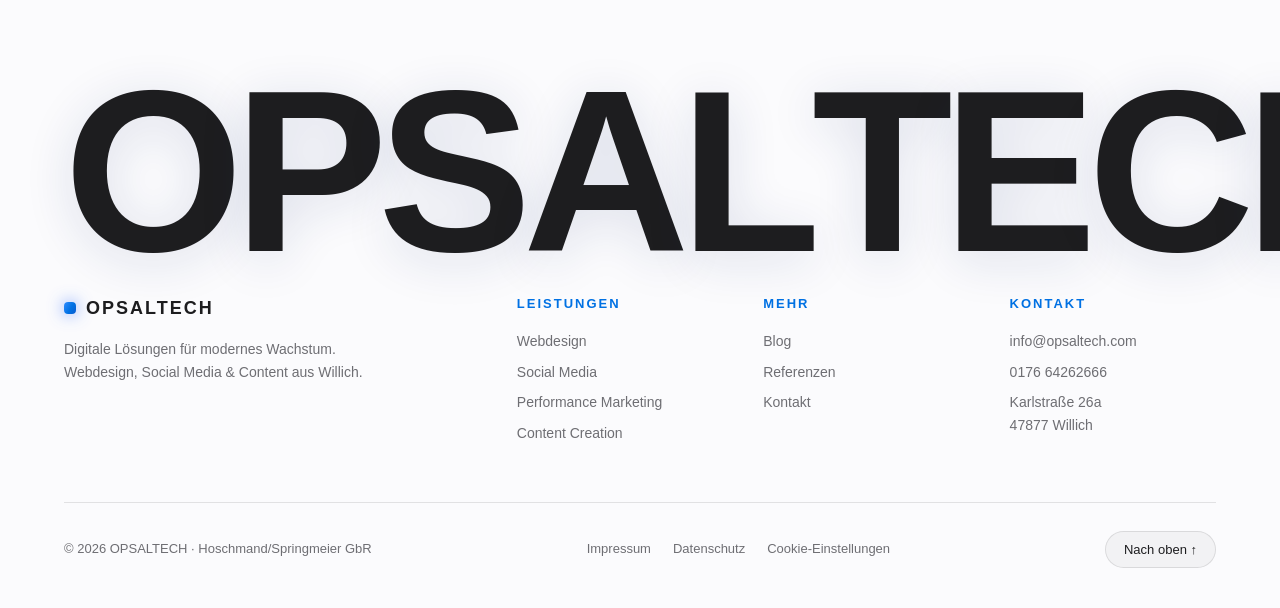
<file: social-media/index.html>
<!DOCTYPE html>
<html lang="de">
<head>
<meta charset="UTF-8" />
<meta name="viewport" content="width=device-width, initial-scale=1.0" />
<meta name="theme-color" content="#fbfbfd" />
<title>Social Media Marketing | OPSALTECH</title>
<meta name="description" content="Social Media Marketing aus Willich: Strategie, Content und Community für Instagram, TikTok & LinkedIn. Organisch stark, markenbildend, messbar." />
<meta name="robots" content="index, follow, max-image-preview:large" />
<link rel="canonical" href="https://www.opsaltech.de/social-media" />
<link rel="icon" type="image/svg+xml" href="/favicon.svg" />
<link rel="apple-touch-icon" href="/favicon.svg" />
<meta property="og:type" content="website" />
<meta property="og:site_name" content="OPSALTECH" />
<meta property="og:locale" content="de_DE" />
<meta property="og:title" content="Social Media Marketing | OPSALTECH" />
<meta property="og:description" content="Social Media Marketing aus Willich: Strategie, Content und Community für Instagram, TikTok & LinkedIn. Organisch stark, markenbildend, messbar." />
<meta property="og:url" content="https://www.opsaltech.de/social-media" />
<meta property="og:image" content="https://www.opsaltech.de/images/logo.png" />
<meta name="twitter:card" content="summary_large_image" />
<link rel="stylesheet" href="/styles.css?v=21" />
</head>
<body data-page="social-media">
<main id="main">
  <section class="page-hero page-hero--left reveal">
    <nav class="breadcrumb"><a href="/">Start</a> <span>/</span> <span>Social Media</span></nav>
    <span class="page-hero__eyebrow">Leistung · 02</span>
    <h1 class="page-hero__title">Social Media, das Reichweite in Umsatz verwandelt.</h1>
    <p class="page-hero__sub">Strategische Kampagnen auf Instagram, TikTok & LinkedIn. Community-Management und Content, der wirklich klickt — organisch stark, markenbildend und auf Wachstum getrimmt.</p>
    <div class="page-hero__cta">
      <button type="button" class="btn btn--primary btn--xl magnetic" data-contact data-cursor="hover"><span>Projekt anfragen</span><svg viewBox="0 0 24 24" width="18" height="18"><path d="M5 12h14M13 6l6 6-6 6" fill="none" stroke="currentColor" stroke-width="2" stroke-linecap="round" stroke-linejoin="round"/></svg></button>
      <a class="btn btn--ghost btn--xl magnetic" href="/#leistungen" data-cursor="hover">Alle Leistungen</a>
    </div>
  </section>

  <section class="sec sec--left">
    <div class="sec__head sec--left reveal"><h2 class="sec__title">Likes sind nett. Kunden sind besser.</h2><p class="sec__lead">Wir bauen keine Vanity-Metriken, sondern eine Präsenz, die verkauft: klarer Markenauftritt, relevanter Content und eine Community, die kauft und weiterempfiehlt.</p></div>
  <div class="features">
    <article class="feature reveal"><span class="feature__ico"><svg viewBox="0 0 24 24" width="26" height="26"><path d="M4 5h16v11H9l-4 4V5z" fill="none" stroke="currentColor" stroke-width="1.6" stroke-linejoin="round"/></svg></span><h3>Content mit Strategie</h3><p>Kein Posten ins Blaue — jeder Beitrag zahlt auf ein Ziel ein.</p></article>
    <article class="feature reveal"><span class="feature__ico"><svg viewBox="0 0 24 24" width="26" height="26"><circle cx="9" cy="9" r="3" fill="none" stroke="currentColor" stroke-width="1.6"/><path d="M3 19c0-3 3-5 6-5s6 2 6 5M17 8a3 3 0 0 1 0 6" fill="none" stroke="currentColor" stroke-width="1.6" stroke-linecap="round"/></svg></span><h3>Community-Management</h3><p>Wir reden mit deiner Zielgruppe — schnell, nahbar, markengerecht.</p></article>
    <article class="feature reveal"><span class="feature__ico"><svg viewBox="0 0 24 24" width="26" height="26"><path d="M4 18L10 12l4 4 6-8" fill="none" stroke="currentColor" stroke-width="1.6" stroke-linecap="round" stroke-linejoin="round"/><path d="M16 6h4v4" fill="none" stroke="currentColor" stroke-width="1.6" stroke-linecap="round" stroke-linejoin="round"/></svg></span><h3>Reels & Trends</h3><p>Formate, die der Algorithmus liebt — und Menschen teilen.</p></article>
  </div>
  </section>

  <section class="sec">
    <div class="sec__head reveal"><h2 class="sec__title">Das ist alles drin</h2><p class="sec__lead">Dein kompletter Social-Media-Auftritt — aus einer Hand.</p></div>
  <ul class="deliver">
    <li class="reveal"><div><strong>Content-Strategie</strong><span>Themenplan, Formate, Tonalität.</span></div></li>
    <li class="reveal"><div><strong>Reels & Postproduktion</strong><span>Schnitt, Hooks, Untertitel, Cover.</span></div></li>
    <li class="reveal"><div><strong>Redaktionsplan</strong><span>Planung & Veröffentlichung getaktet.</span></div></li>
    <li class="reveal"><div><strong>Community-Management</strong><span>Kommentare, DMs, Interaktion.</span></div></li>
    <li class="reveal"><div><strong>Markenaufbau</strong><span>Konsistente Bildsprache & Wiedererkennung.</span></div></li>
    <li class="reveal"><div><strong>Reporting</strong><span>Monatliche Auswertung der wichtigsten Zahlen.</span></div></li>
  </ul>
  </section>

  <section class="sec">
    <div class="sec__head reveal"><h2 class="sec__title">Ergebnisse, die zählen</h2><p class="sec__lead">Beispielhafte Entwicklung aus echten Projekten — Zahlen, die man im Konto sieht.</p></div>
  <div class="card reveal" style="max-width:900px;margin:0 auto">
    <div class="card__analytics">
      <div class="viz__kpis"><div class="kpi"><b class="kpi__val" data-to="2.3" data-decimals="1" data-suffix="×">0.0×</b><span class="kpi__k">Reichweite</span></div><div class="kpi"><b class="kpi__val" data-to="85" data-prefix="+" data-suffix="%">+0%</b><span class="kpi__k">Engagement</span></div><div class="kpi"><b class="kpi__val" data-to="480" data-suffix="K">0K</b><span class="kpi__k">Impressionen</span></div></div>
      <div class="viz__chart">
        <div class="viz__yaxis"><span>100</span><span>50</span><span>0</span></div>
        <div class="viz__plot"><span class="viz__bar" style="--h:22%"></span><span class="viz__bar" style="--h:38%"></span><span class="viz__bar" style="--h:54%"></span><span class="viz__bar" style="--h:50%"></span><span class="viz__bar" style="--h:76%"></span><span class="viz__bar" style="--h:94%"></span></div>
        <div class="viz__xaxis"><span>Jan</span><span>Feb</span><span>Mär</span><span>Apr</span><span>Mai</span><span>Jun</span></div>
      </div>
    </div>
  </div>
  </section>

  <section class="sec sec--left">
    <div class="sec__head sec--left reveal"><h2 class="sec__title">So läuft's ab</h2></div>
  <div class="steps">
    <div class="step reveal"><div class="step__num">01</div><div class="step__body"><h3>Audit & Strategie</h3><p>Wir analysieren Status quo, Zielgruppe und Wettbewerb — und bauen die Content-Strategie.</p></div></div>
    <div class="step reveal"><div class="step__num">02</div><div class="step__body"><h3>Content-Produktion</h3><p>Wir produzieren Reels, Grafiken und Texte, die zu deiner Marke passen.</p></div></div>
    <div class="step reveal"><div class="step__num">03</div><div class="step__body"><h3>Veröffentlichung & Community</h3><p>Getakteter Redaktionsplan plus aktives Community-Management.</p></div></div>
    <div class="step reveal"><div class="step__num">04</div><div class="step__body"><h3>Analyse & Skalierung</h3><p>Wir messen, was funktioniert — und skalieren die Gewinner.</p></div></div>
  </div>
  </section>

  <section class="sec">
    <div class="sec__head reveal"><h2 class="sec__title">Häufige Fragen</h2></div>
  <div class="faq">
    <details class="faq__item reveal"><summary>Postet ihr auch selbst oder nur planen?</summary><p>Beides möglich. Wir übernehmen Produktion, Planung und Veröffentlichung — oder liefern dir fertigen Content zu.</p></details>
    <details class="faq__item reveal"><summary>Welche Plattformen macht ihr?</summary><p>Schwerpunkt Instagram, TikTok und LinkedIn. Welche Kanäle sinnvoll sind, klären wir anhand deiner Zielgruppe.</p></details>
    <details class="faq__item reveal"><summary>Wie schnell sieht man Ergebnisse?</summary><p>Erste Effekte oft in wenigen Wochen, nachhaltiges Wachstum über Monate. Social ist ein Prozess, kein Schalter.</p></details>
  </div>
  </section>

  <div class="ctaband reveal">
    <h2>Lass uns deine Marke sichtbar machen.</h2>
    <p>Kostenloses Erstgespräch — wir zeigen dir, wo dein größtes Potenzial auf Social Media liegt.</p>
    <button type="button" class="btn btn--light btn--xl magnetic" data-contact data-cursor="hover"><span>Kostenloses Erstgespräch</span></button>
  </div>
</main>
<script src="/js/chrome.js?v=21"></script>
<script src="/script.js?v=21"></script>
</body>
</html>
</file>
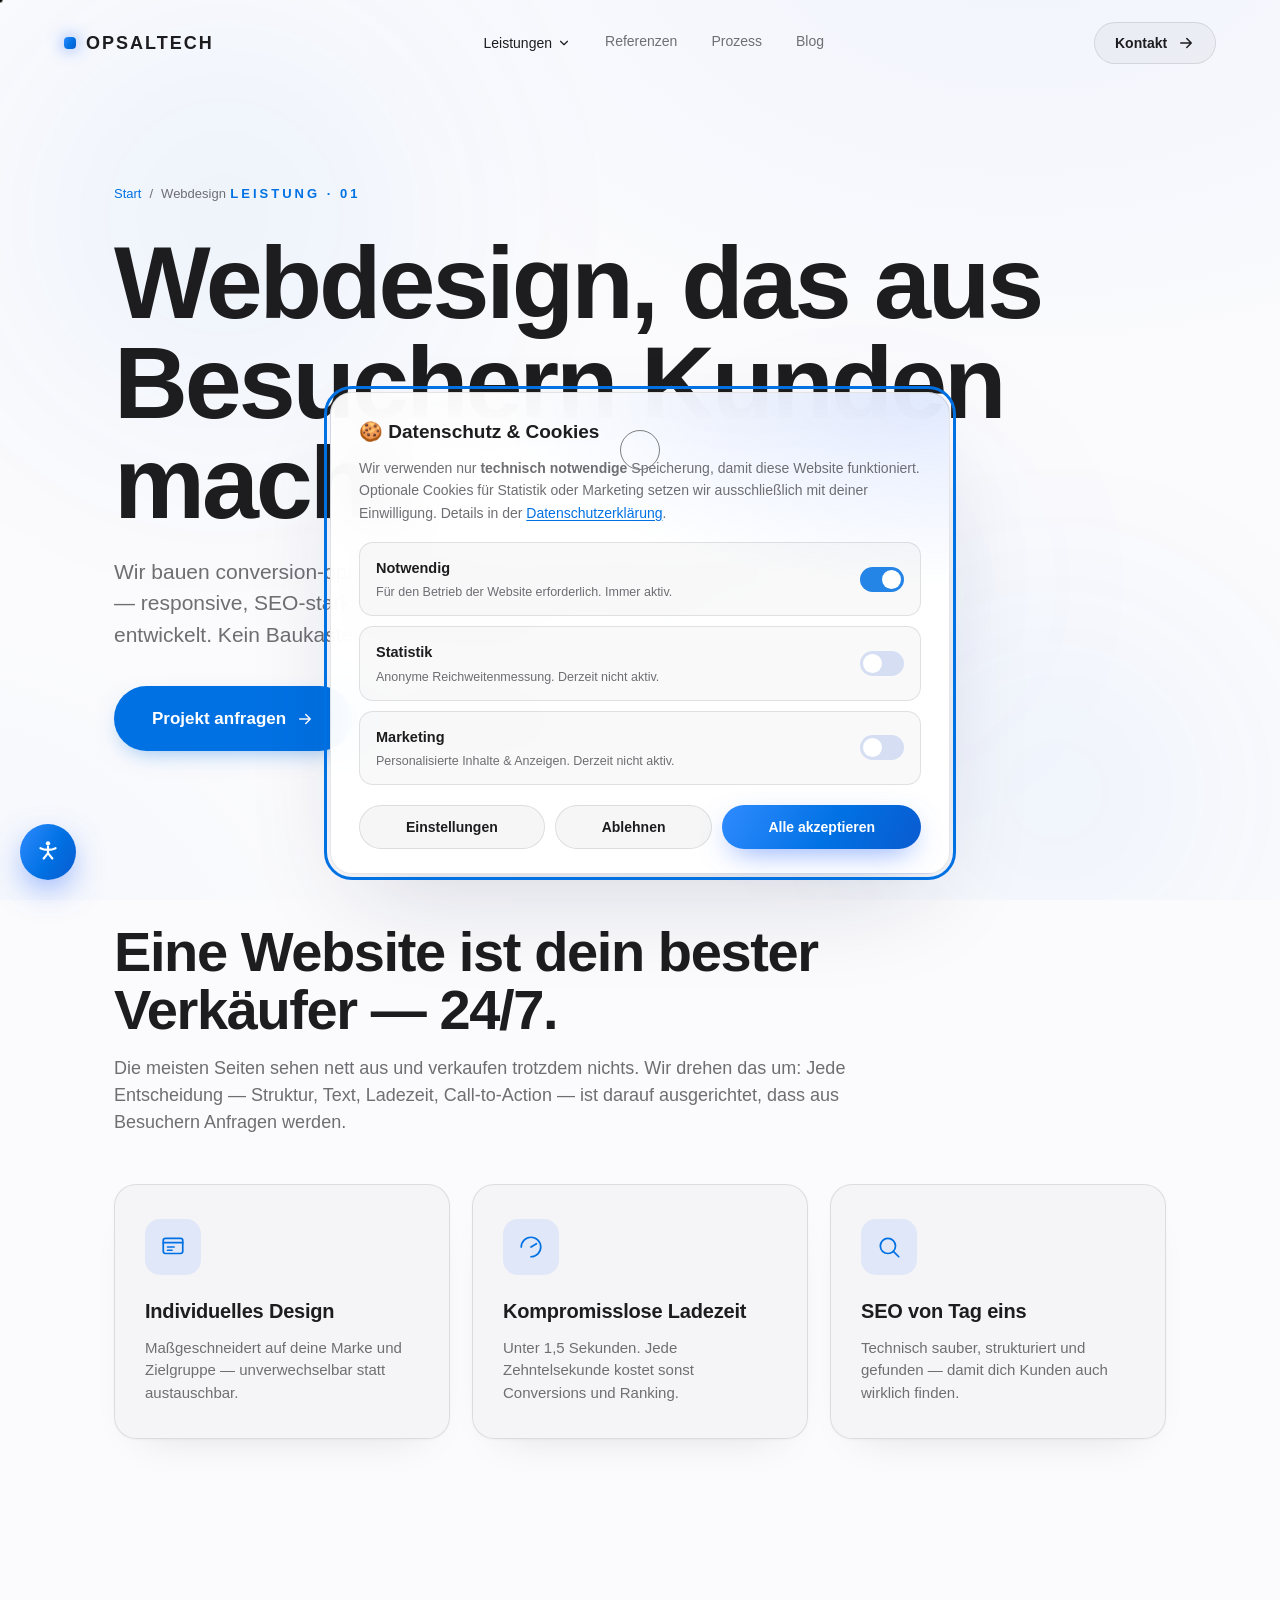
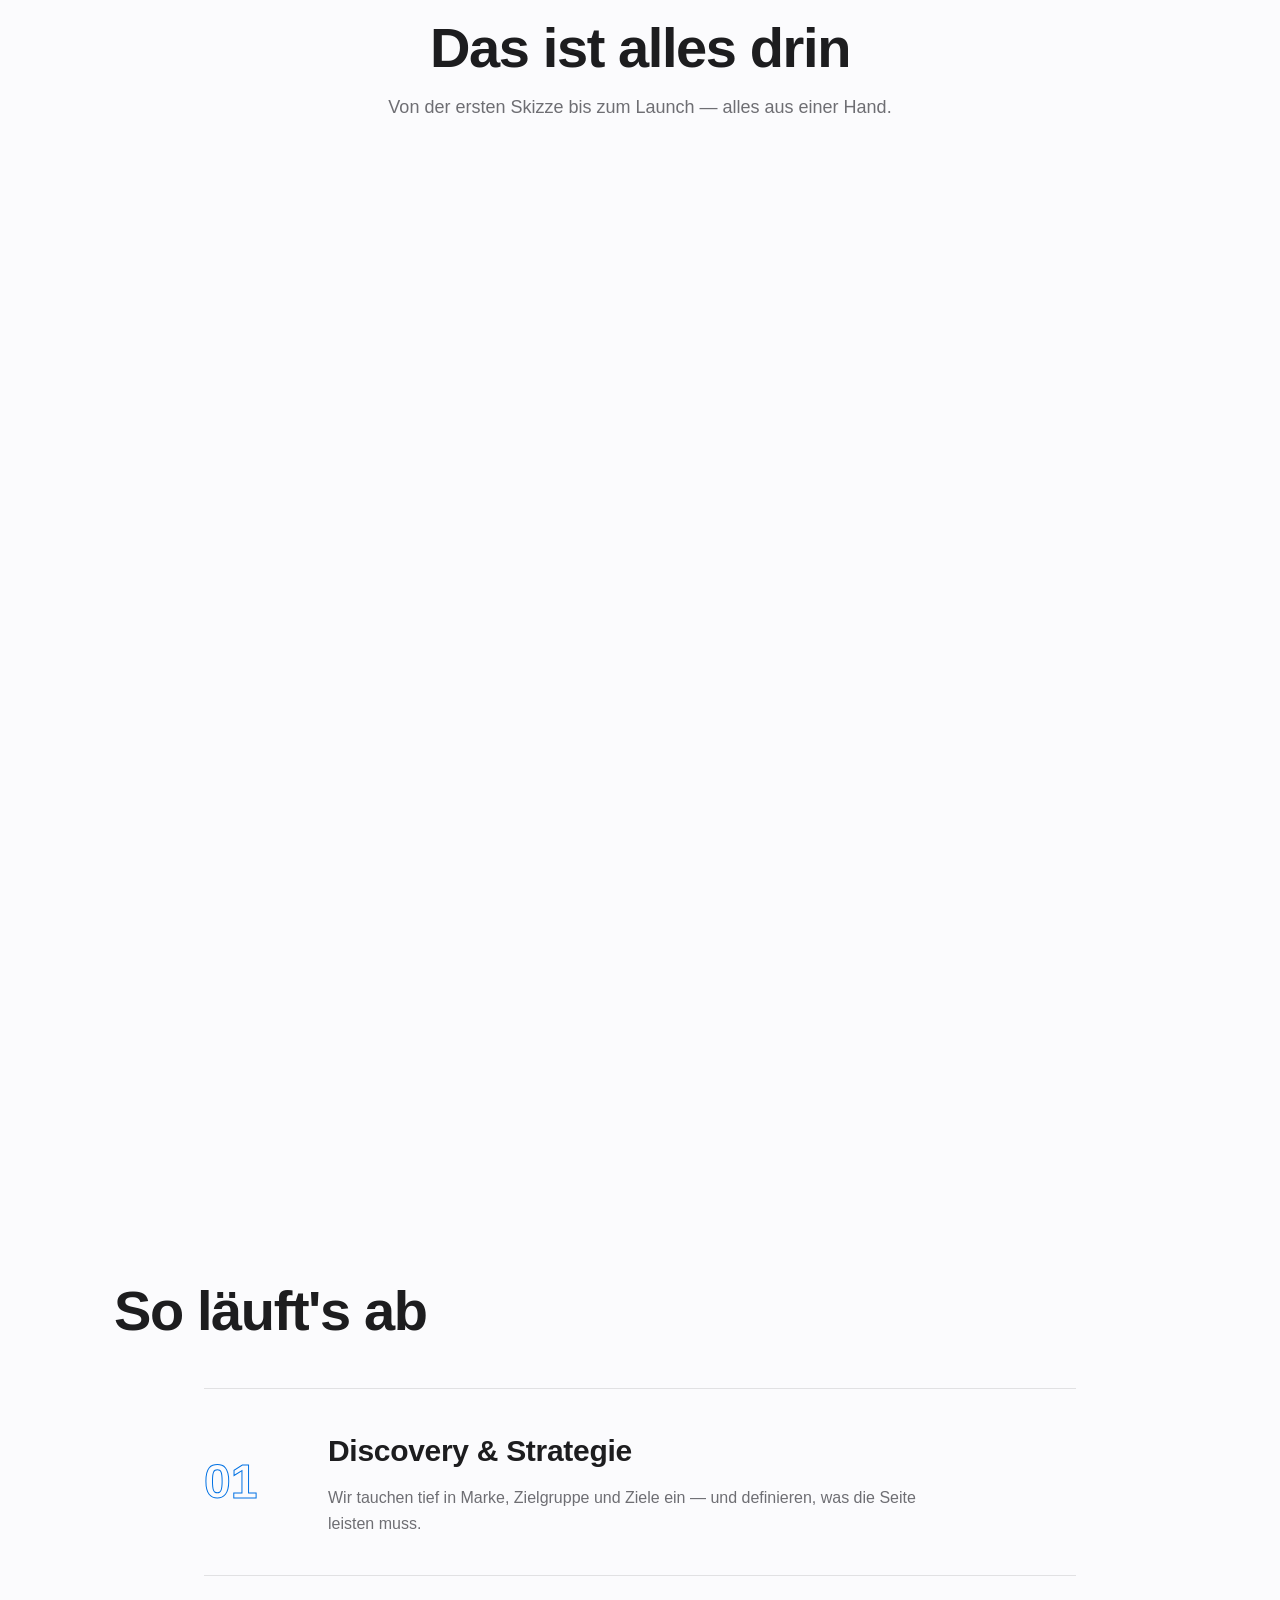
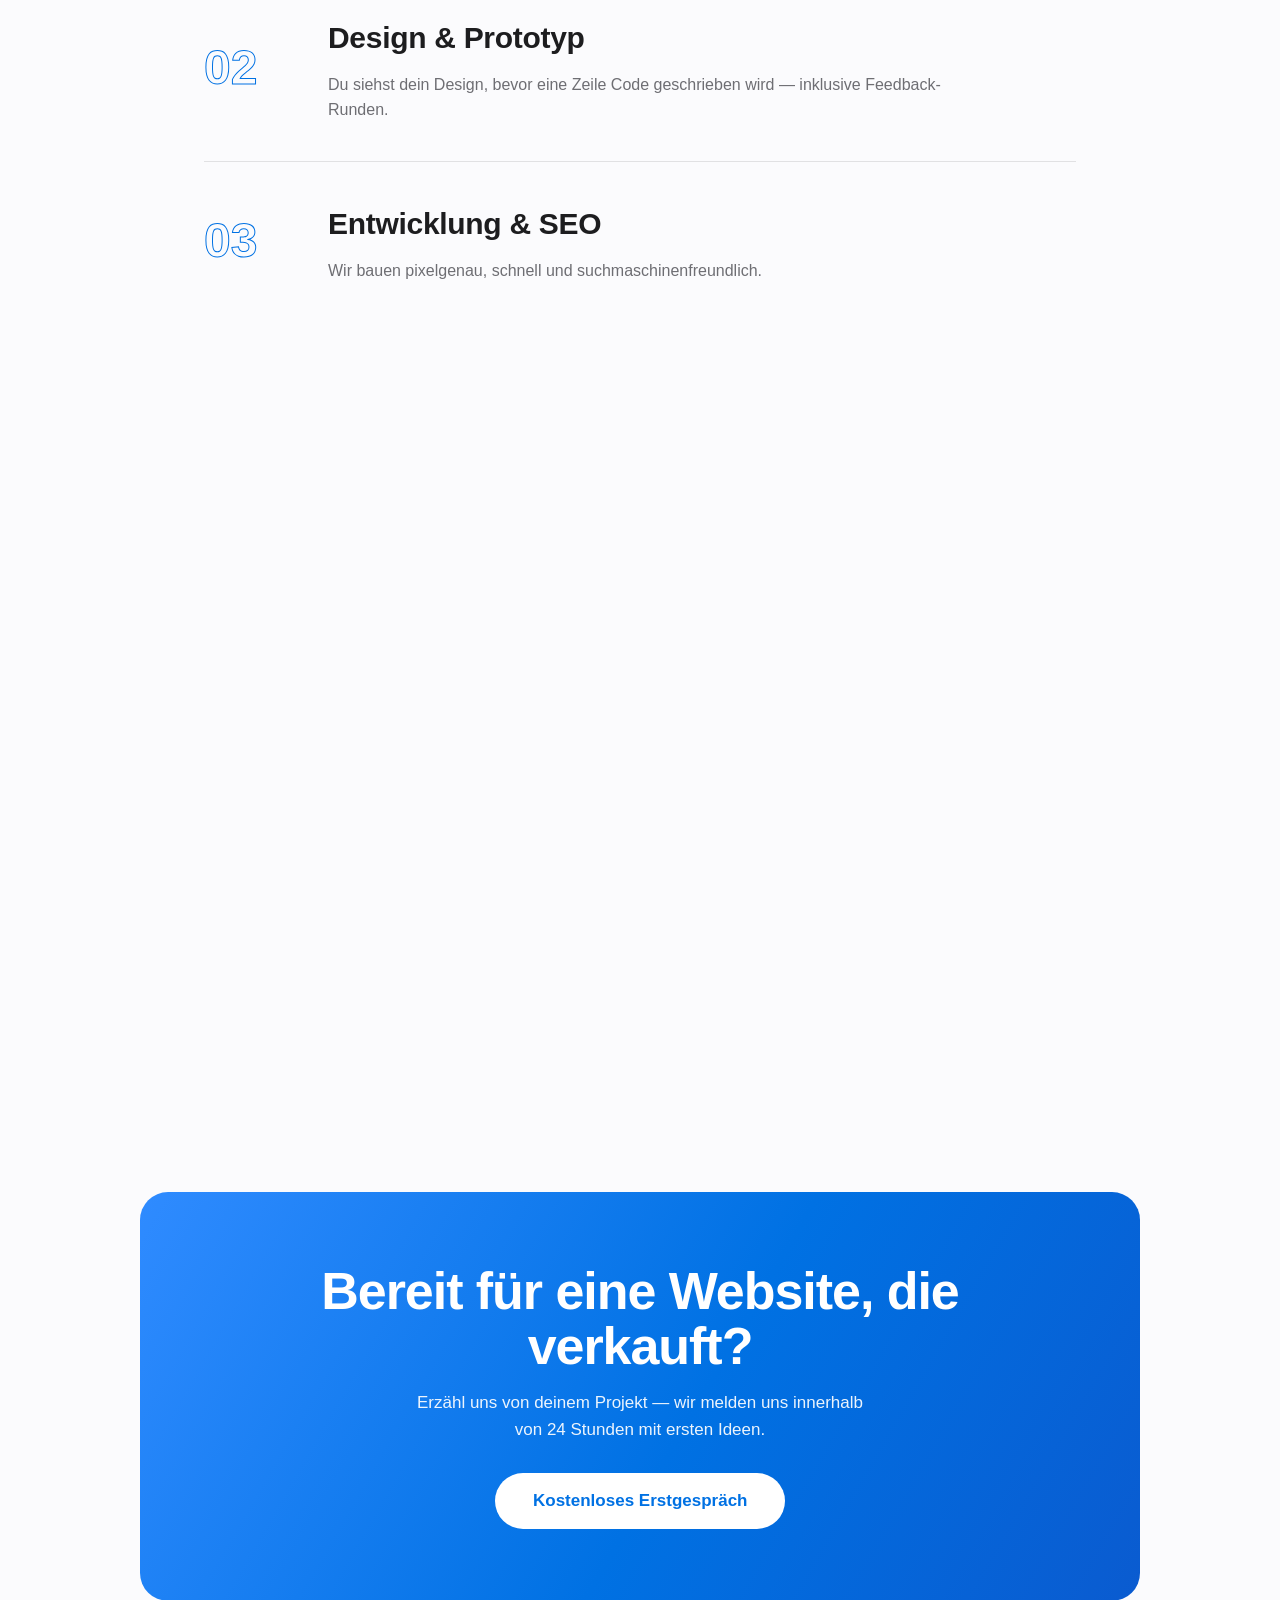
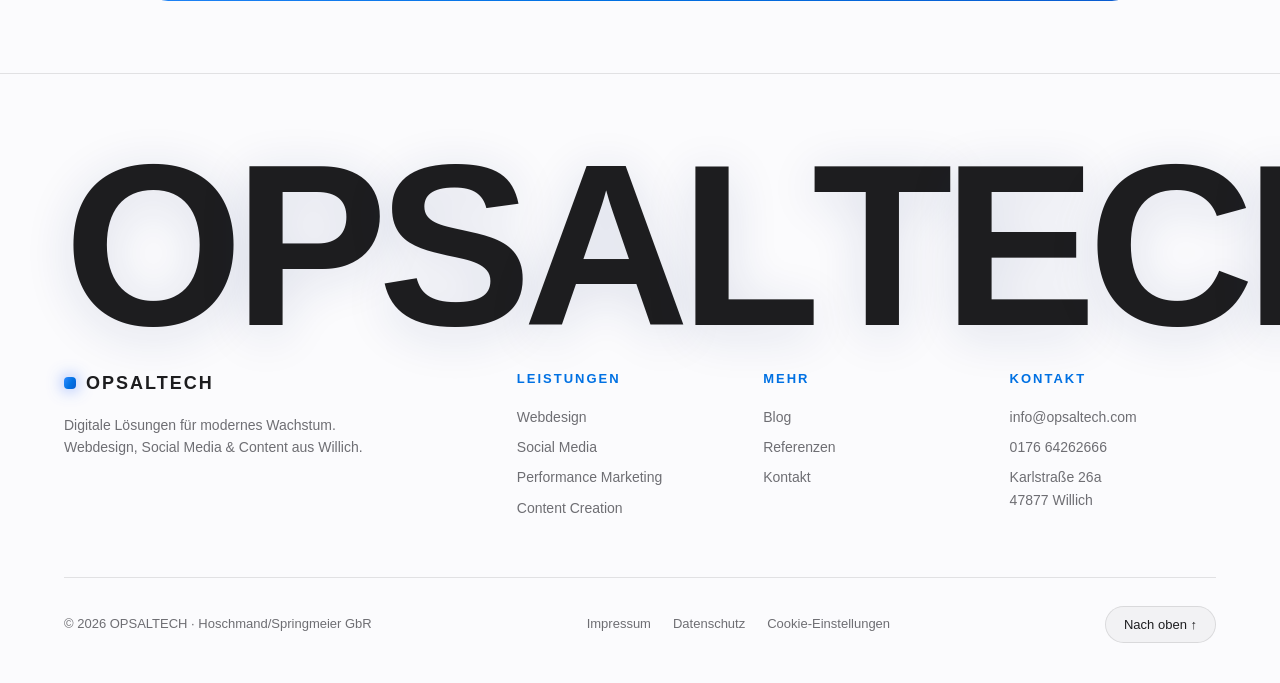
<file: webdesign/index.html>
<!DOCTYPE html>
<html lang="de">
<head>
<meta charset="UTF-8" />
<meta name="viewport" content="width=device-width, initial-scale=1.0" />
<meta name="theme-color" content="#fbfbfd" />
<title>Webdesign & Development | OPSALTECH</title>
<meta name="description" content="Conversion-optimierte Websites aus Willich: schnell, SEO-stark, individuell entwickelt. Kein Template von der Stange — Webdesign, das verkauft." />
<meta name="robots" content="index, follow, max-image-preview:large" />
<link rel="canonical" href="https://www.opsaltech.de/webdesign" />
<link rel="icon" type="image/svg+xml" href="/favicon.svg" />
<link rel="apple-touch-icon" href="/favicon.svg" />
<meta property="og:type" content="website" />
<meta property="og:site_name" content="OPSALTECH" />
<meta property="og:locale" content="de_DE" />
<meta property="og:title" content="Webdesign & Development | OPSALTECH" />
<meta property="og:description" content="Conversion-optimierte Websites aus Willich: schnell, SEO-stark, individuell entwickelt. Kein Template von der Stange — Webdesign, das verkauft." />
<meta property="og:url" content="https://www.opsaltech.de/webdesign" />
<meta property="og:image" content="https://www.opsaltech.de/images/logo.png" />
<meta name="twitter:card" content="summary_large_image" />
<link rel="stylesheet" href="/styles.css?v=21" />
</head>
<body data-page="webdesign">
<main id="main">
  <section class="page-hero page-hero--left reveal">
    <nav class="breadcrumb"><a href="/">Start</a> <span>/</span> <span>Webdesign</span></nav>
    <span class="page-hero__eyebrow">Leistung · 01</span>
    <h1 class="page-hero__title">Webdesign, das aus Besuchern Kunden macht.</h1>
    <p class="page-hero__sub">Wir bauen conversion-optimierte Websites, die laden bevor man blinzelt — responsive, SEO-stark und von Grund auf für dein Wachstum entwickelt. Kein Baukasten, kein Kompromiss.</p>
    <div class="page-hero__cta">
      <button type="button" class="btn btn--primary btn--xl magnetic" data-contact data-cursor="hover"><span>Projekt anfragen</span><svg viewBox="0 0 24 24" width="18" height="18"><path d="M5 12h14M13 6l6 6-6 6" fill="none" stroke="currentColor" stroke-width="2" stroke-linecap="round" stroke-linejoin="round"/></svg></button>
      <a class="btn btn--ghost btn--xl magnetic" href="/#leistungen" data-cursor="hover">Alle Leistungen</a>
    </div>
  </section>

  <section class="sec sec--left">
    <div class="sec__head sec--left reveal"><h2 class="sec__title">Eine Website ist dein bester Verkäufer — 24/7.</h2><p class="sec__lead">Die meisten Seiten sehen nett aus und verkaufen trotzdem nichts. Wir drehen das um: Jede Entscheidung — Struktur, Text, Ladezeit, Call-to-Action — ist darauf ausgerichtet, dass aus Besuchern Anfragen werden.</p></div>
  <div class="features">
    <article class="feature reveal"><span class="feature__ico"><svg viewBox="0 0 24 24" width="26" height="26"><rect x="3" y="4" width="18" height="14" rx="2" fill="none" stroke="currentColor" stroke-width="1.6"/><path d="M3 8h18M7 12h6M7 15h4" stroke="currentColor" stroke-width="1.6" stroke-linecap="round"/></svg></span><h3>Individuelles Design</h3><p>Maßgeschneidert auf deine Marke und Zielgruppe — unverwechselbar statt austauschbar.</p></article>
    <article class="feature reveal"><span class="feature__ico"><svg viewBox="0 0 24 24" width="26" height="26"><path d="M12 21a9 9 0 1 0-9-9" fill="none" stroke="currentColor" stroke-width="1.6" stroke-linecap="round"/><path d="M12 12l5-3" stroke="currentColor" stroke-width="1.6" stroke-linecap="round"/></svg></span><h3>Kompromisslose Ladezeit</h3><p>Unter 1,5 Sekunden. Jede Zehntelsekunde kostet sonst Conversions und Ranking.</p></article>
    <article class="feature reveal"><span class="feature__ico"><svg viewBox="0 0 24 24" width="26" height="26"><circle cx="11" cy="11" r="7" fill="none" stroke="currentColor" stroke-width="1.6"/><path d="M16 16l5 5" stroke="currentColor" stroke-width="1.6" stroke-linecap="round"/></svg></span><h3>SEO von Tag eins</h3><p>Technisch sauber, strukturiert und gefunden — damit dich Kunden auch wirklich finden.</p></article>
  </div>
  </section>

  <section class="sec">
    <div class="sec__head reveal"><h2 class="sec__title">Das ist alles drin</h2><p class="sec__lead">Von der ersten Skizze bis zum Launch — alles aus einer Hand.</p></div>
  <ul class="deliver">
    <li class="reveal"><div><strong>Individuelles UI/UX-Design</strong><span>Wireframes, Design, Prototyp — abgestimmt auf dich.</span></div></li>
    <li class="reveal"><div><strong>Responsive Entwicklung</strong><span>Perfekt auf Handy, Tablet und Desktop.</span></div></li>
    <li class="reveal"><div><strong>Conversion-Copywriting</strong><span>Texte, die führen und verkaufen.</span></div></li>
    <li class="reveal"><div><strong>SEO-Grundoptimierung</strong><span>Meta, Struktur, Performance, Sitemap.</span></div></li>
    <li class="reveal"><div><strong>CMS & Pflegbarkeit</strong><span>Inhalte selbst ändern — ohne Entwickler.</span></div></li>
    <li class="reveal"><div><strong>DSGVO & Rechtssicherheit</strong><span>Cookie-Consent, Impressum, Datenschutz.</span></div></li>
  </ul>
  </section>

  <section class="sec">
    <div class="sec__head reveal"><h2 class="sec__title">Ergebnisse, die zählen</h2><p class="sec__lead">Beispielhafte Entwicklung aus echten Projekten — Zahlen, die man im Konto sieht.</p></div>
  <div class="card reveal" style="max-width:900px;margin:0 auto">
    <div class="card__analytics">
      <div class="viz__kpis"><div class="kpi"><b class="kpi__val" data-to="64" data-prefix="+" data-suffix="%">+0%</b><span class="kpi__k">Conversion</span></div><div class="kpi"><b class="kpi__val" data-to="1.2" data-decimals="1" data-suffix="s">0.0s</b><span class="kpi__k">Ladezeit</span></div><div class="kpi"><b class="kpi__val" data-to="96">0</b><span class="kpi__k">Lighthouse</span></div></div>
      <div class="viz__chart">
        <div class="viz__yaxis"><span>100</span><span>50</span><span>0</span></div>
        <div class="viz__plot"><span class="viz__bar" style="--h:30%"></span><span class="viz__bar" style="--h:44%"></span><span class="viz__bar" style="--h:40%"></span><span class="viz__bar" style="--h:62%"></span><span class="viz__bar" style="--h:80%"></span><span class="viz__bar" style="--h:98%"></span></div>
        <div class="viz__xaxis"><span>Jan</span><span>Feb</span><span>Mär</span><span>Apr</span><span>Mai</span><span>Jun</span></div>
      </div>
    </div>
  </div>
  </section>

  <section class="sec sec--left">
    <div class="sec__head sec--left reveal"><h2 class="sec__title">So läuft's ab</h2></div>
  <div class="steps">
    <div class="step reveal"><div class="step__num">01</div><div class="step__body"><h3>Discovery & Strategie</h3><p>Wir tauchen tief in Marke, Zielgruppe und Ziele ein — und definieren, was die Seite leisten muss.</p></div></div>
    <div class="step reveal"><div class="step__num">02</div><div class="step__body"><h3>Design & Prototyp</h3><p>Du siehst dein Design, bevor eine Zeile Code geschrieben wird — inklusive Feedback-Runden.</p></div></div>
    <div class="step reveal"><div class="step__num">03</div><div class="step__body"><h3>Entwicklung & SEO</h3><p>Wir bauen pixelgenau, schnell und suchmaschinenfreundlich.</p></div></div>
    <div class="step reveal"><div class="step__num">04</div><div class="step__body"><h3>Launch & Optimierung</h3><p>Go-live, Messung, Feinschliff — der Launch ist der Anfang, nicht das Ende.</p></div></div>
  </div>
  </section>

  <section class="sec">
    <div class="sec__head reveal"><h2 class="sec__title">Häufige Fragen</h2></div>
  <div class="faq">
    <details class="faq__item reveal"><summary>Wie lange dauert ein Website-Projekt?</summary><p>Je nach Umfang meist 3–6 Wochen. Nach dem Erstgespräch bekommst du einen konkreten Zeitplan.</p></details>
    <details class="faq__item reveal"><summary>Kann ich die Inhalte später selbst pflegen?</summary><p>Ja. Wir setzen auf ein pflegbares CMS und zeigen dir, wie du Texte und Bilder selbst änderst.</p></details>
    <details class="faq__item reveal"><summary>Was kostet eine Website bei euch?</summary><p>Das hängt vom Umfang ab. Im kostenlosen Erstgespräch bekommst du eine transparente Einschätzung — ohne Verpflichtung.</p></details>
  </div>
  </section>

  <div class="ctaband reveal">
    <h2>Bereit für eine Website, die verkauft?</h2>
    <p>Erzähl uns von deinem Projekt — wir melden uns innerhalb von 24 Stunden mit ersten Ideen.</p>
    <button type="button" class="btn btn--light btn--xl magnetic" data-contact data-cursor="hover"><span>Kostenloses Erstgespräch</span></button>
  </div>
</main>
<script src="/js/chrome.js?v=21"></script>
<script src="/script.js?v=21"></script>
</body>
</html>
</file>
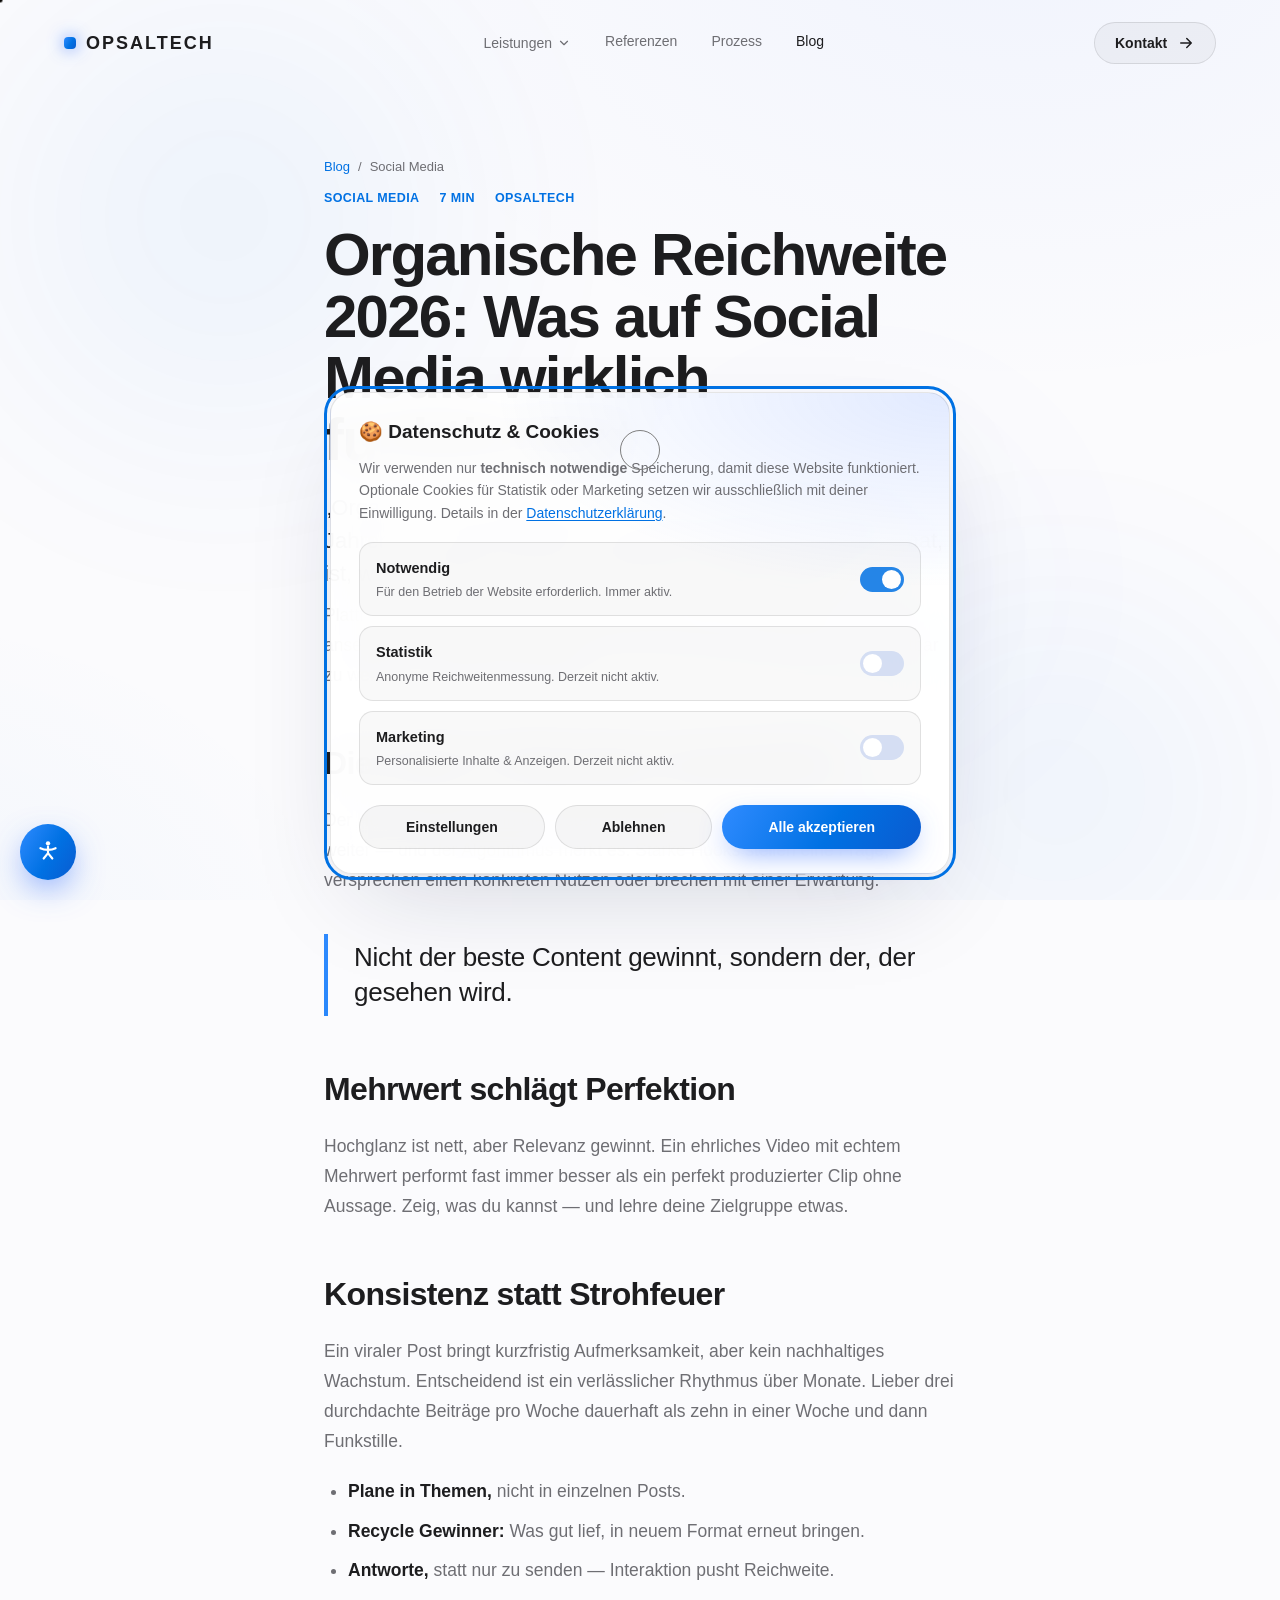
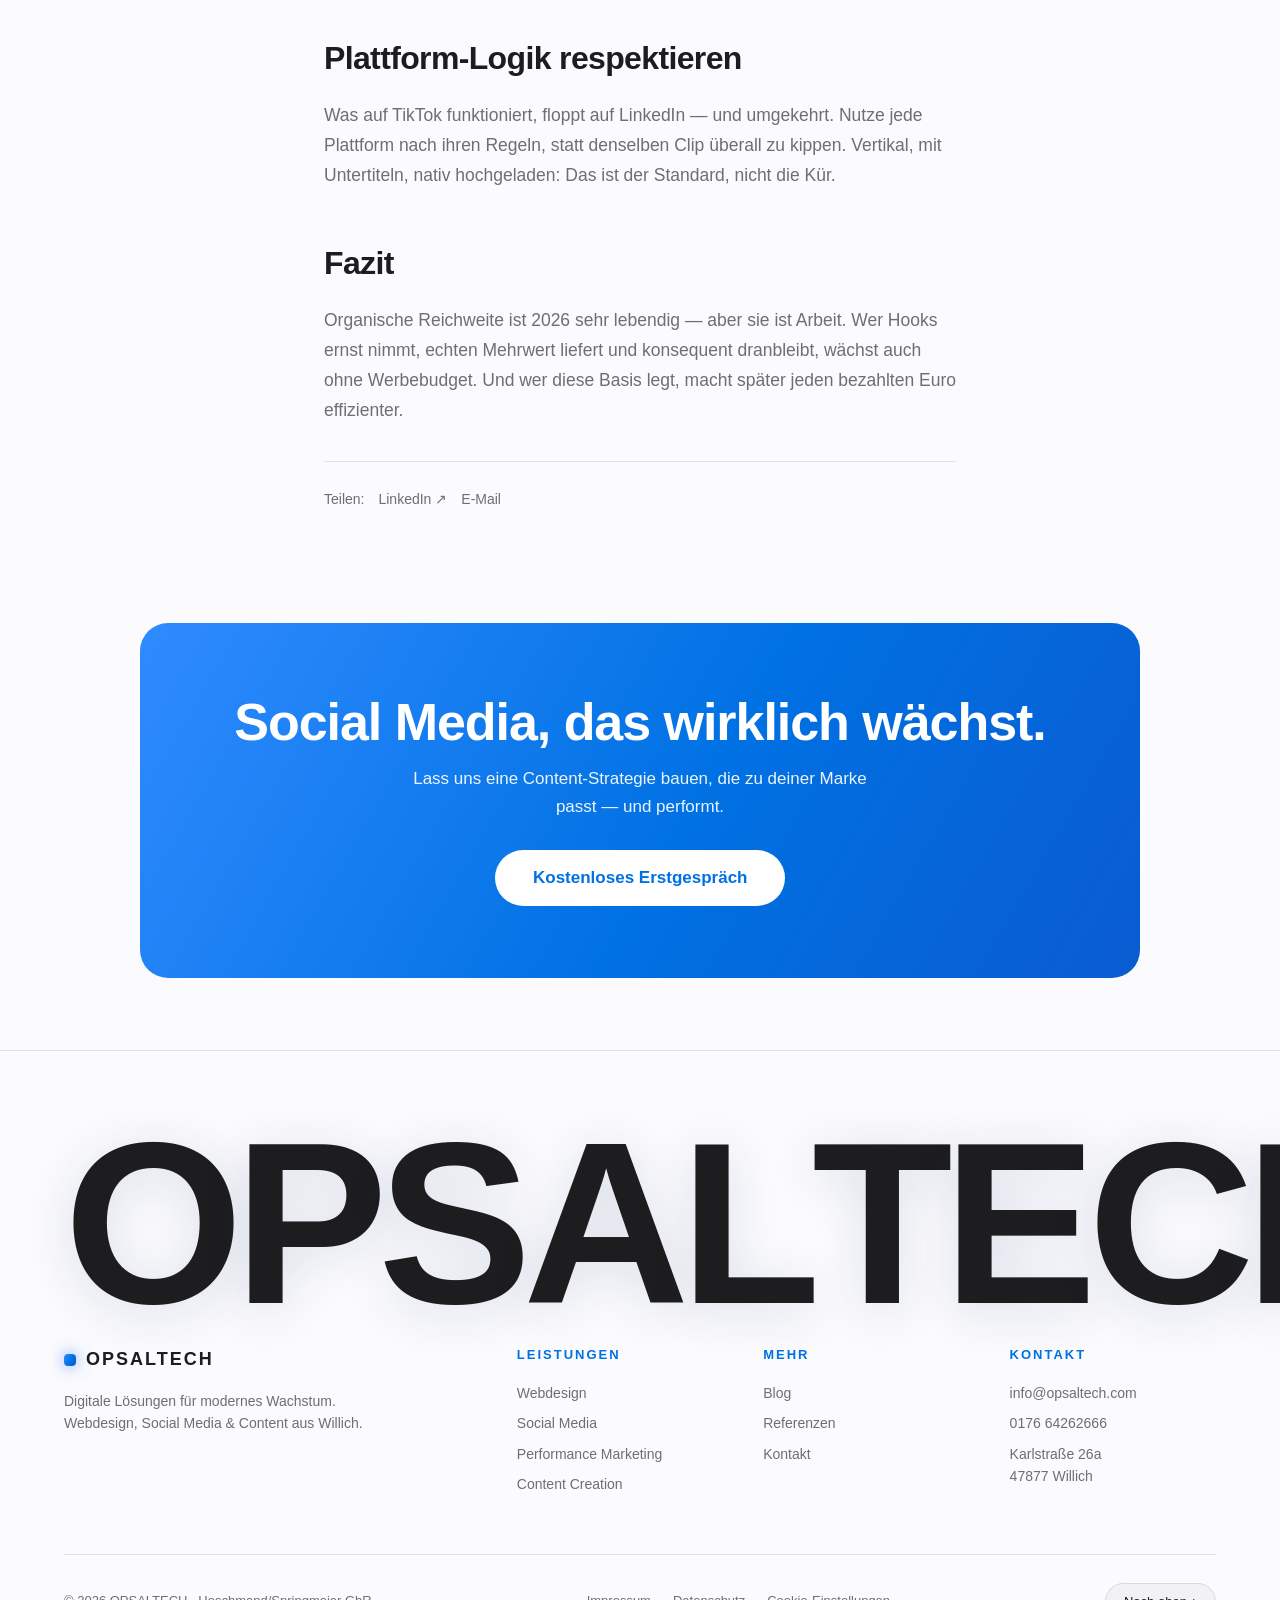
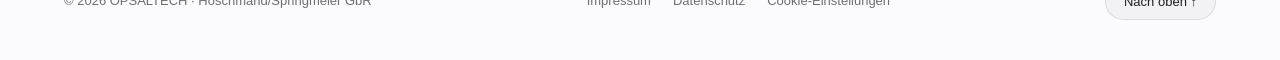
<file: blog/organische-reichweite-2026/index.html>
<!DOCTYPE html>
<html lang="de">
<head>
<meta charset="UTF-8" />
<meta name="viewport" content="width=device-width, initial-scale=1.0" />
<meta name="theme-color" content="#fbfbfd" />
<title>Organische Reichweite 2026: Was auf Social Media wirklich funktioniert | OPSALTECH Blog</title>
<meta name="description" content="Organisch wachsen statt Reichweite kaufen: Welche Formate, Hooks und Routinen 2026 auf Instagram, TikTok und LinkedIn tatsächlich funktionieren." />
<meta name="robots" content="index, follow, max-image-preview:large" />
<link rel="canonical" href="https://www.opsaltech.de/blog/organische-reichweite-2026" />
<link rel="icon" type="image/svg+xml" href="/favicon.svg" />
<link rel="apple-touch-icon" href="/favicon.svg" />
<meta property="og:type" content="article" />
<meta property="og:site_name" content="OPSALTECH" />
<meta property="og:title" content="Organische Reichweite 2026: Was auf Social Media wirklich funktioniert" />
<meta property="og:description" content="Organisch wachsen statt Reichweite kaufen: Welche Formate, Hooks und Routinen 2026 auf Instagram, TikTok und LinkedIn tatsächlich funktionieren." />
<meta property="og:url" content="https://www.opsaltech.de/blog/organische-reichweite-2026" />
<meta property="og:image" content="https://www.opsaltech.de/images/logo.png" />
<meta name="twitter:card" content="summary_large_image" />
<link rel="stylesheet" href="/styles.css?v=21" />
</head>
<body data-page="blog">
<main id="main">
  <article class="article">
    <nav class="breadcrumb"><a href="/blog">Blog</a> <span>/</span> <span>Social Media</span></nav>
    <div class="article__meta">Social Media<span class="dot"></span>7 Min<span class="dot"></span>OPSALTECH</div>
    <h1 class="article__title">Organische Reichweite 2026: Was auf Social Media wirklich funktioniert</h1>
    <p class="article__lead">„Organische Reichweite ist tot." Diesen Satz hören wir seit Jahren — und er stimmt bis heute nicht. Was sich geändert hat, ist, was funktioniert. Hier ist, worauf es 2026 ankommt.</p>
    <div class="article__body">
      <p>Plattformen belohnen eine Sache über alles: Inhalte, die Menschen wirklich ansehen und teilen. Wer das versteht, braucht kein großes Budget, um sichtbar zu werden — sondern ein System.</p>
      <h2>Die ersten 3 Sekunden entscheiden</h2>
      <p>Der Hook ist alles. Wenn die ersten Sekunden nicht fesseln, scrollt der Nutzer weiter — und der Algorithmus merkt es. Starke Hooks stellen eine Frage, versprechen einen konkreten Nutzen oder brechen mit einer Erwartung.</p>
      <div class="article__quote">Nicht der beste Content gewinnt, sondern der, der gesehen wird.</div>
      <h2>Mehrwert schlägt Perfektion</h2>
      <p>Hochglanz ist nett, aber Relevanz gewinnt. Ein ehrliches Video mit echtem Mehrwert performt fast immer besser als ein perfekt produzierter Clip ohne Aussage. Zeig, was du kannst — und lehre deine Zielgruppe etwas.</p>
      <h2>Konsistenz statt Strohfeuer</h2>
      <p>Ein viraler Post bringt kurzfristig Aufmerksamkeit, aber kein nachhaltiges Wachstum. Entscheidend ist ein verlässlicher Rhythmus über Monate. Lieber drei durchdachte Beiträge pro Woche dauerhaft als zehn in einer Woche und dann Funkstille.</p>
      <ul>
        <li><strong>Plane in Themen,</strong> nicht in einzelnen Posts.</li>
        <li><strong>Recycle Gewinner:</strong> Was gut lief, in neuem Format erneut bringen.</li>
        <li><strong>Antworte,</strong> statt nur zu senden — Interaktion pusht Reichweite.</li>
      </ul>
      <h2>Plattform-Logik respektieren</h2>
      <p>Was auf TikTok funktioniert, floppt auf LinkedIn — und umgekehrt. Nutze jede Plattform nach ihren Regeln, statt denselben Clip überall zu kippen. Vertikal, mit Untertiteln, nativ hochgeladen: Das ist der Standard, nicht die Kür.</p>
      <h2>Fazit</h2>
      <p>Organische Reichweite ist 2026 sehr lebendig — aber sie ist Arbeit. Wer Hooks ernst nimmt, echten Mehrwert liefert und konsequent dranbleibt, wächst auch ohne Werbebudget. Und wer diese Basis legt, macht später jeden bezahlten Euro effizienter.</p>
    </div>
    <div class="article__share">
      <span>Teilen:</span>
      <a href="https://www.linkedin.com/sharing/share-offsite/?url=https://www.opsaltech.de/blog/organische-reichweite-2026" target="_blank" rel="noopener" data-cursor="hover">LinkedIn ↗</a>
      <a href="mailto:?subject=Organische Reichweite 2026: Was auf Social Media wirklich funktioniert&body=https://www.opsaltech.de/blog/organische-reichweite-2026" data-cursor="hover">E-Mail</a>
    </div>
  </article>
  <div class="ctaband reveal">
    <h2>Social Media, das wirklich wächst.</h2>
    <p>Lass uns eine Content-Strategie bauen, die zu deiner Marke passt — und performt.</p>
    <button type="button" class="btn btn--light btn--xl magnetic" data-contact data-cursor="hover"><span>Kostenloses Erstgespräch</span></button>
  </div>
</main>
<script type="application/ld+json">{"@context": "https://schema.org", "@type": "BlogPosting", "headline": "Organische Reichweite 2026: Was auf Social Media wirklich funktioniert", "description": "Organisch wachsen statt Reichweite kaufen: Welche Formate, Hooks und Routinen 2026 auf Instagram, TikTok und LinkedIn tatsächlich funktionieren.", "author": {"@type": "Organization", "name": "OPSALTECH"}, "publisher": {"@type": "Organization", "name": "OPSALTECH"}, "mainEntityOfPage": "https://www.opsaltech.de/blog/organische-reichweite-2026", "articleSection": "Social Media", "inLanguage": "de-DE"}</script>
<script src="/js/chrome.js?v=21"></script>
<script src="/script.js?v=21"></script>
</body>
</html>
</file>
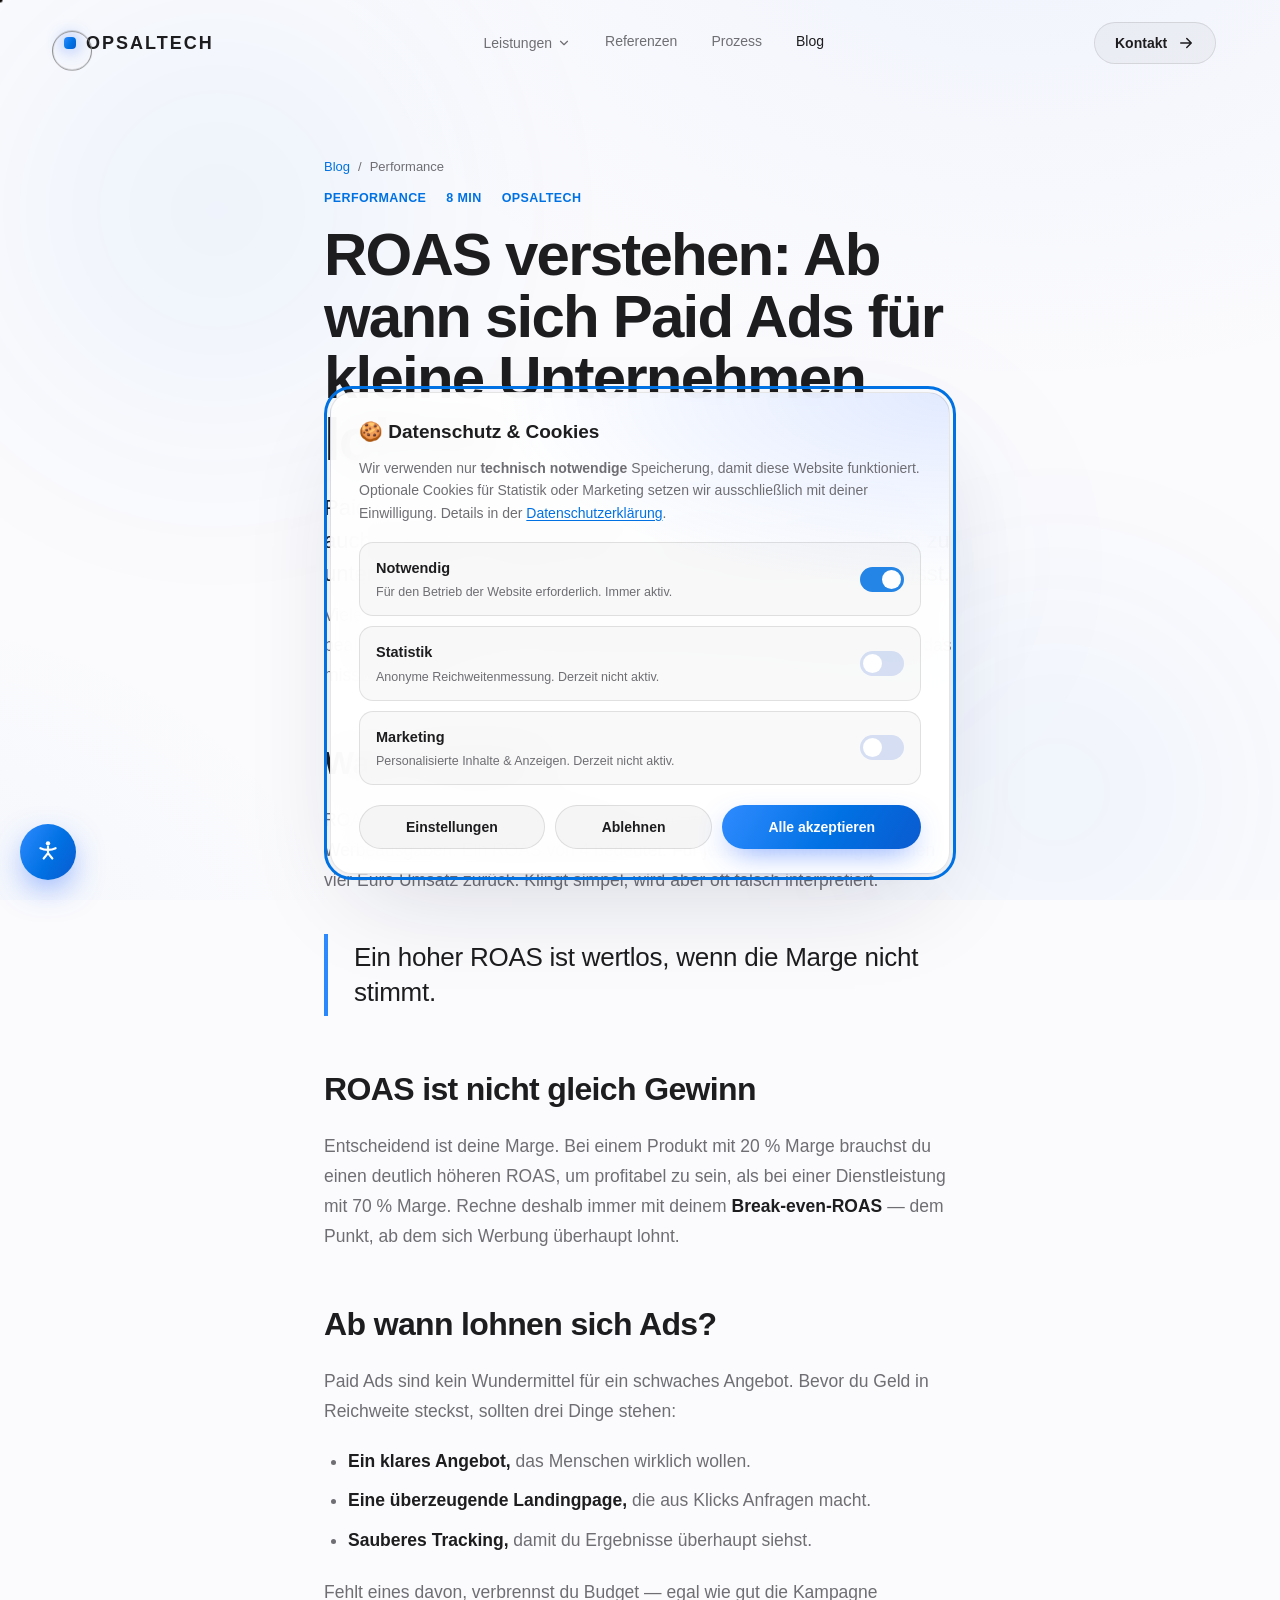
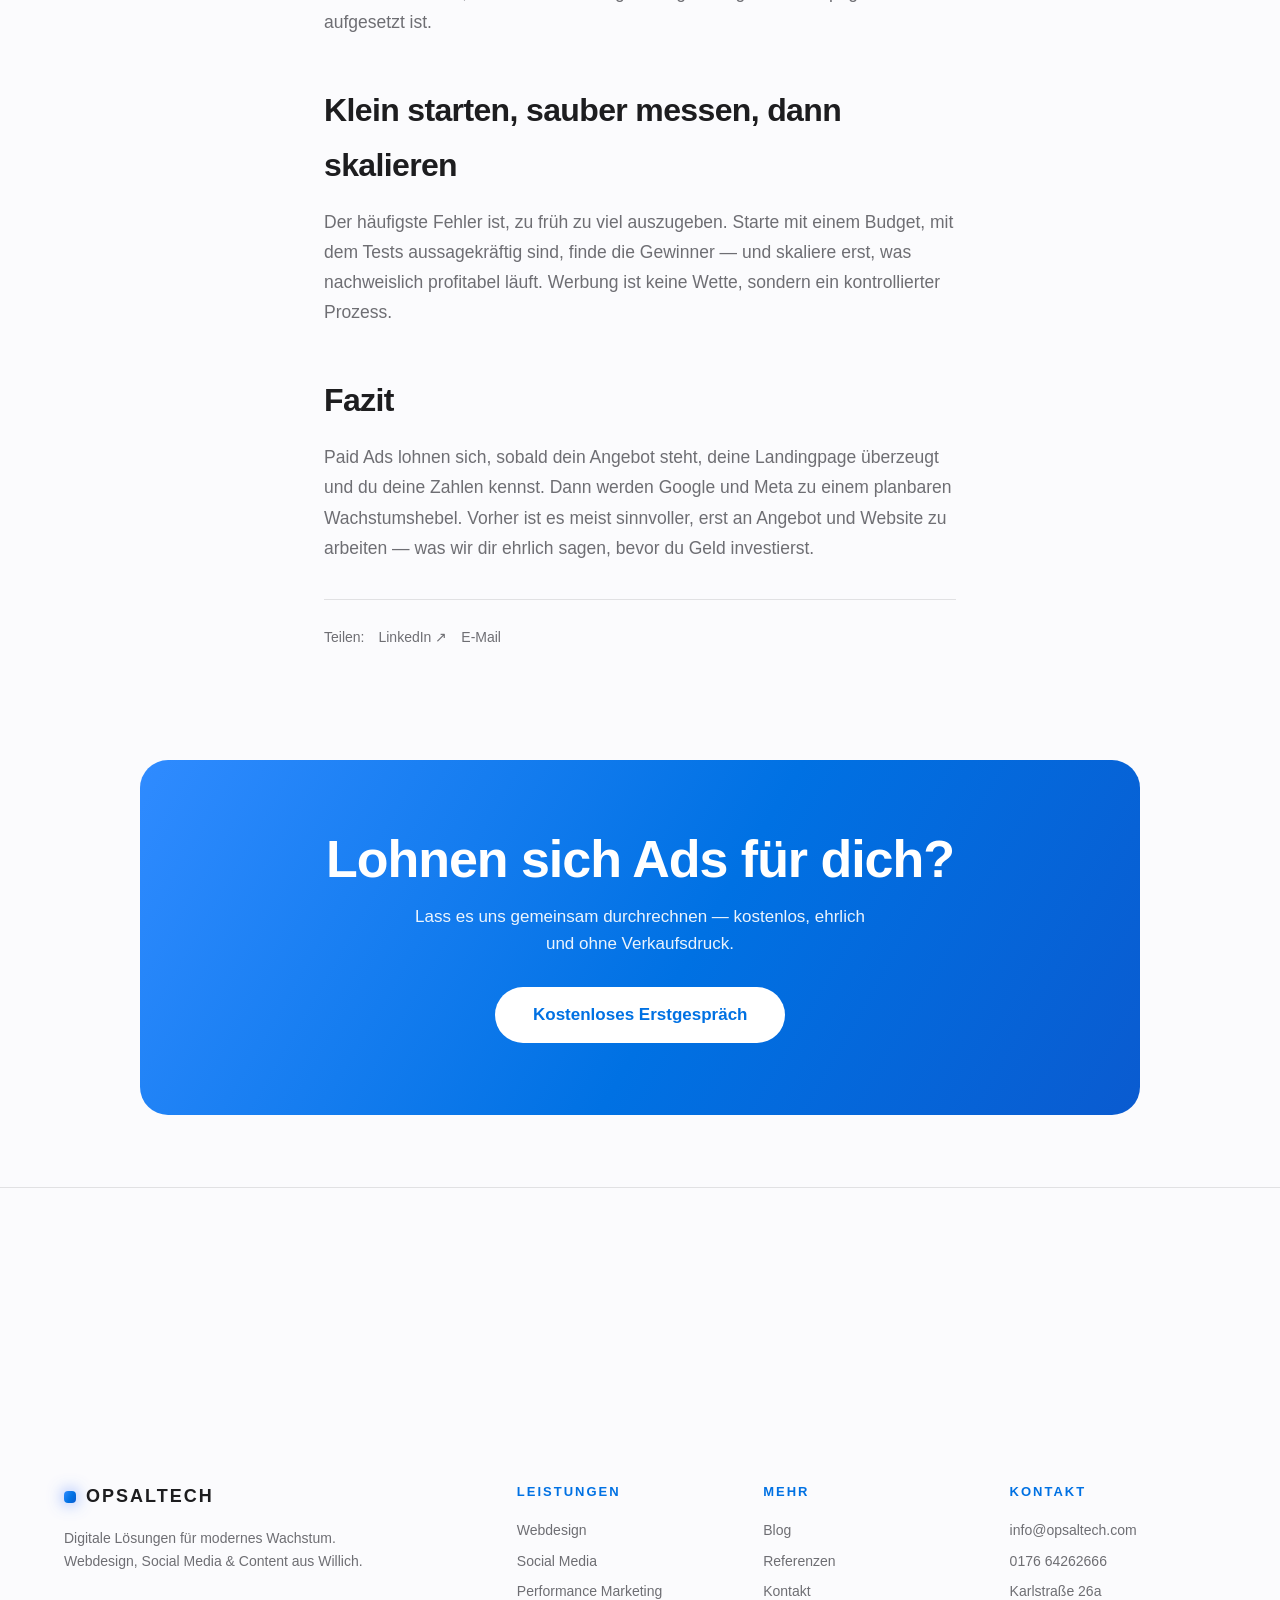
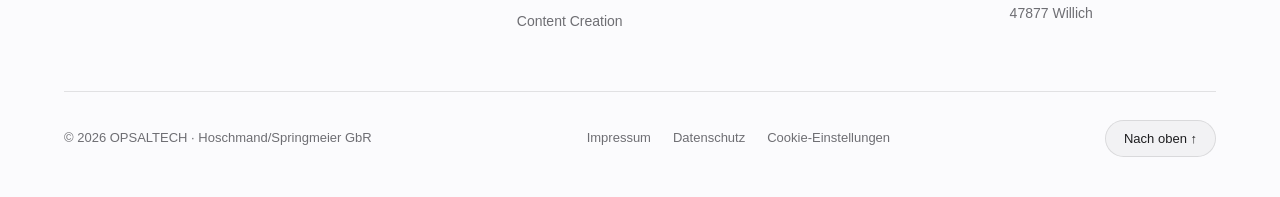
<file: blog/roas-paid-ads-kleine-unternehmen/index.html>
<!DOCTYPE html>
<html lang="de">
<head>
<meta charset="UTF-8" />
<meta name="viewport" content="width=device-width, initial-scale=1.0" />
<meta name="theme-color" content="#fbfbfd" />
<title>ROAS verstehen: Ab wann sich Paid Ads für kleine Unternehmen lohnen | OPSALTECH Blog</title>
<meta name="description" content="Was ist ROAS, wie rechnet man ihn — und ab wann lohnen sich Google & Meta Ads für kleine Unternehmen? Ein ehrlicher Leitfaden ohne Agentur-Buzzwords." />
<meta name="robots" content="index, follow, max-image-preview:large" />
<link rel="canonical" href="https://www.opsaltech.de/blog/roas-paid-ads-kleine-unternehmen" />
<link rel="icon" type="image/svg+xml" href="/favicon.svg" />
<link rel="apple-touch-icon" href="/favicon.svg" />
<meta property="og:type" content="article" />
<meta property="og:site_name" content="OPSALTECH" />
<meta property="og:title" content="ROAS verstehen: Ab wann sich Paid Ads für kleine Unternehmen lohnen" />
<meta property="og:description" content="Was ist ROAS, wie rechnet man ihn — und ab wann lohnen sich Google & Meta Ads für kleine Unternehmen? Ein ehrlicher Leitfaden ohne Agentur-Buzzwords." />
<meta property="og:url" content="https://www.opsaltech.de/blog/roas-paid-ads-kleine-unternehmen" />
<meta property="og:image" content="https://www.opsaltech.de/images/logo.png" />
<meta name="twitter:card" content="summary_large_image" />
<link rel="stylesheet" href="/styles.css?v=21" />
</head>
<body data-page="blog">
<main id="main">
  <article class="article">
    <nav class="breadcrumb"><a href="/blog">Blog</a> <span>/</span> <span>Performance</span></nav>
    <div class="article__meta">Performance<span class="dot"></span>8 Min<span class="dot"></span>OPSALTECH</div>
    <h1 class="article__title">ROAS verstehen: Ab wann sich Paid Ads für kleine Unternehmen lohnen</h1>
    <p class="article__lead">Paid Ads versprechen planbares Wachstum — können aber auch schnell Geld verbrennen. Der wichtigste Begriff, um das zu unterscheiden, ist ROAS. Hier ist, was du wirklich wissen musst.</p>
    <div class="article__body">
      <p>Viele kleine Unternehmen starten mit Werbung, ohne eine einfache Frage zu beantworten: Bringt jeder investierte Euro mehr zurück, als er kostet? Genau das misst der ROAS.</p>
      <h2>Was ist ROAS?</h2>
      <p>ROAS steht für <strong>Return on Ad Spend</strong> — also Umsatz geteilt durch Werbeausgaben. Ein ROAS von 4 bedeutet: Für jeden Euro Werbung kommen vier Euro Umsatz zurück. Klingt simpel, wird aber oft falsch interpretiert.</p>
      <div class="article__quote">Ein hoher ROAS ist wertlos, wenn die Marge nicht stimmt.</div>
      <h2>ROAS ist nicht gleich Gewinn</h2>
      <p>Entscheidend ist deine Marge. Bei einem Produkt mit 20&nbsp;% Marge brauchst du einen deutlich höheren ROAS, um profitabel zu sein, als bei einer Dienstleistung mit 70&nbsp;% Marge. Rechne deshalb immer mit deinem <strong>Break-even-ROAS</strong> — dem Punkt, ab dem sich Werbung überhaupt lohnt.</p>
      <h2>Ab wann lohnen sich Ads?</h2>
      <p>Paid Ads sind kein Wundermittel für ein schwaches Angebot. Bevor du Geld in Reichweite steckst, sollten drei Dinge stehen:</p>
      <ul>
        <li><strong>Ein klares Angebot,</strong> das Menschen wirklich wollen.</li>
        <li><strong>Eine überzeugende Landingpage,</strong> die aus Klicks Anfragen macht.</li>
        <li><strong>Sauberes Tracking,</strong> damit du Ergebnisse überhaupt siehst.</li>
      </ul>
      <p>Fehlt eines davon, verbrennst du Budget — egal wie gut die Kampagne aufgesetzt ist.</p>
      <h2>Klein starten, sauber messen, dann skalieren</h2>
      <p>Der häufigste Fehler ist, zu früh zu viel auszugeben. Starte mit einem Budget, mit dem Tests aussagekräftig sind, finde die Gewinner — und skaliere erst, was nachweislich profitabel läuft. Werbung ist keine Wette, sondern ein kontrollierter Prozess.</p>
      <h2>Fazit</h2>
      <p>Paid Ads lohnen sich, sobald dein Angebot steht, deine Landingpage überzeugt und du deine Zahlen kennst. Dann werden Google und Meta zu einem planbaren Wachstumshebel. Vorher ist es meist sinnvoller, erst an Angebot und Website zu arbeiten — was wir dir ehrlich sagen, bevor du Geld investierst.</p>
    </div>
    <div class="article__share">
      <span>Teilen:</span>
      <a href="https://www.linkedin.com/sharing/share-offsite/?url=https://www.opsaltech.de/blog/roas-paid-ads-kleine-unternehmen" target="_blank" rel="noopener" data-cursor="hover">LinkedIn ↗</a>
      <a href="mailto:?subject=ROAS verstehen: Ab wann sich Paid Ads für kleine Unternehmen lohnen&body=https://www.opsaltech.de/blog/roas-paid-ads-kleine-unternehmen" data-cursor="hover">E-Mail</a>
    </div>
  </article>
  <div class="ctaband reveal">
    <h2>Lohnen sich Ads für dich?</h2>
    <p>Lass es uns gemeinsam durchrechnen — kostenlos, ehrlich und ohne Verkaufsdruck.</p>
    <button type="button" class="btn btn--light btn--xl magnetic" data-contact data-cursor="hover"><span>Kostenloses Erstgespräch</span></button>
  </div>
</main>
<script type="application/ld+json">{"@context": "https://schema.org", "@type": "BlogPosting", "headline": "ROAS verstehen: Ab wann sich Paid Ads für kleine Unternehmen lohnen", "description": "Was ist ROAS, wie rechnet man ihn — und ab wann lohnen sich Google & Meta Ads für kleine Unternehmen? Ein ehrlicher Leitfaden ohne Agentur-Buzzwords.", "author": {"@type": "Organization", "name": "OPSALTECH"}, "publisher": {"@type": "Organization", "name": "OPSALTECH"}, "mainEntityOfPage": "https://www.opsaltech.de/blog/roas-paid-ads-kleine-unternehmen", "articleSection": "Performance", "inLanguage": "de-DE"}</script>
<script src="/js/chrome.js?v=21"></script>
<script src="/script.js?v=21"></script>
</body>
</html>
</file>
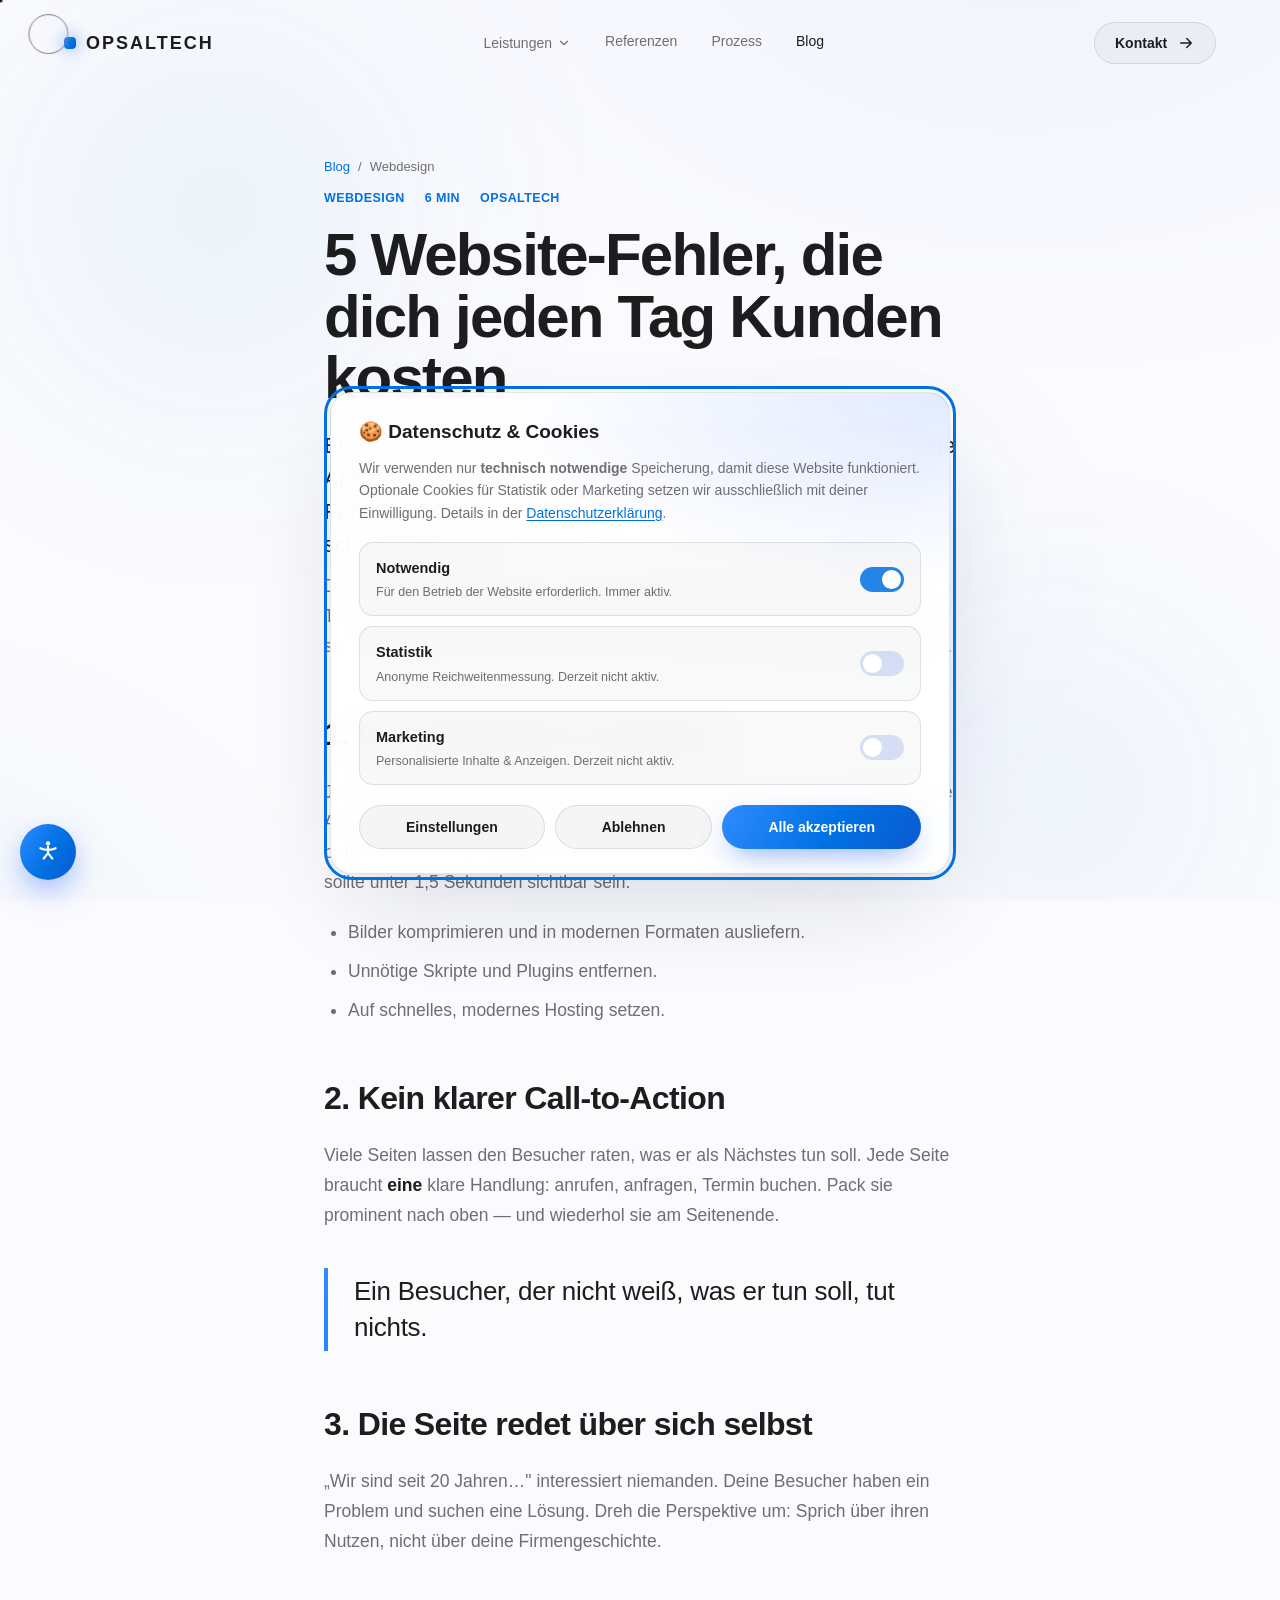
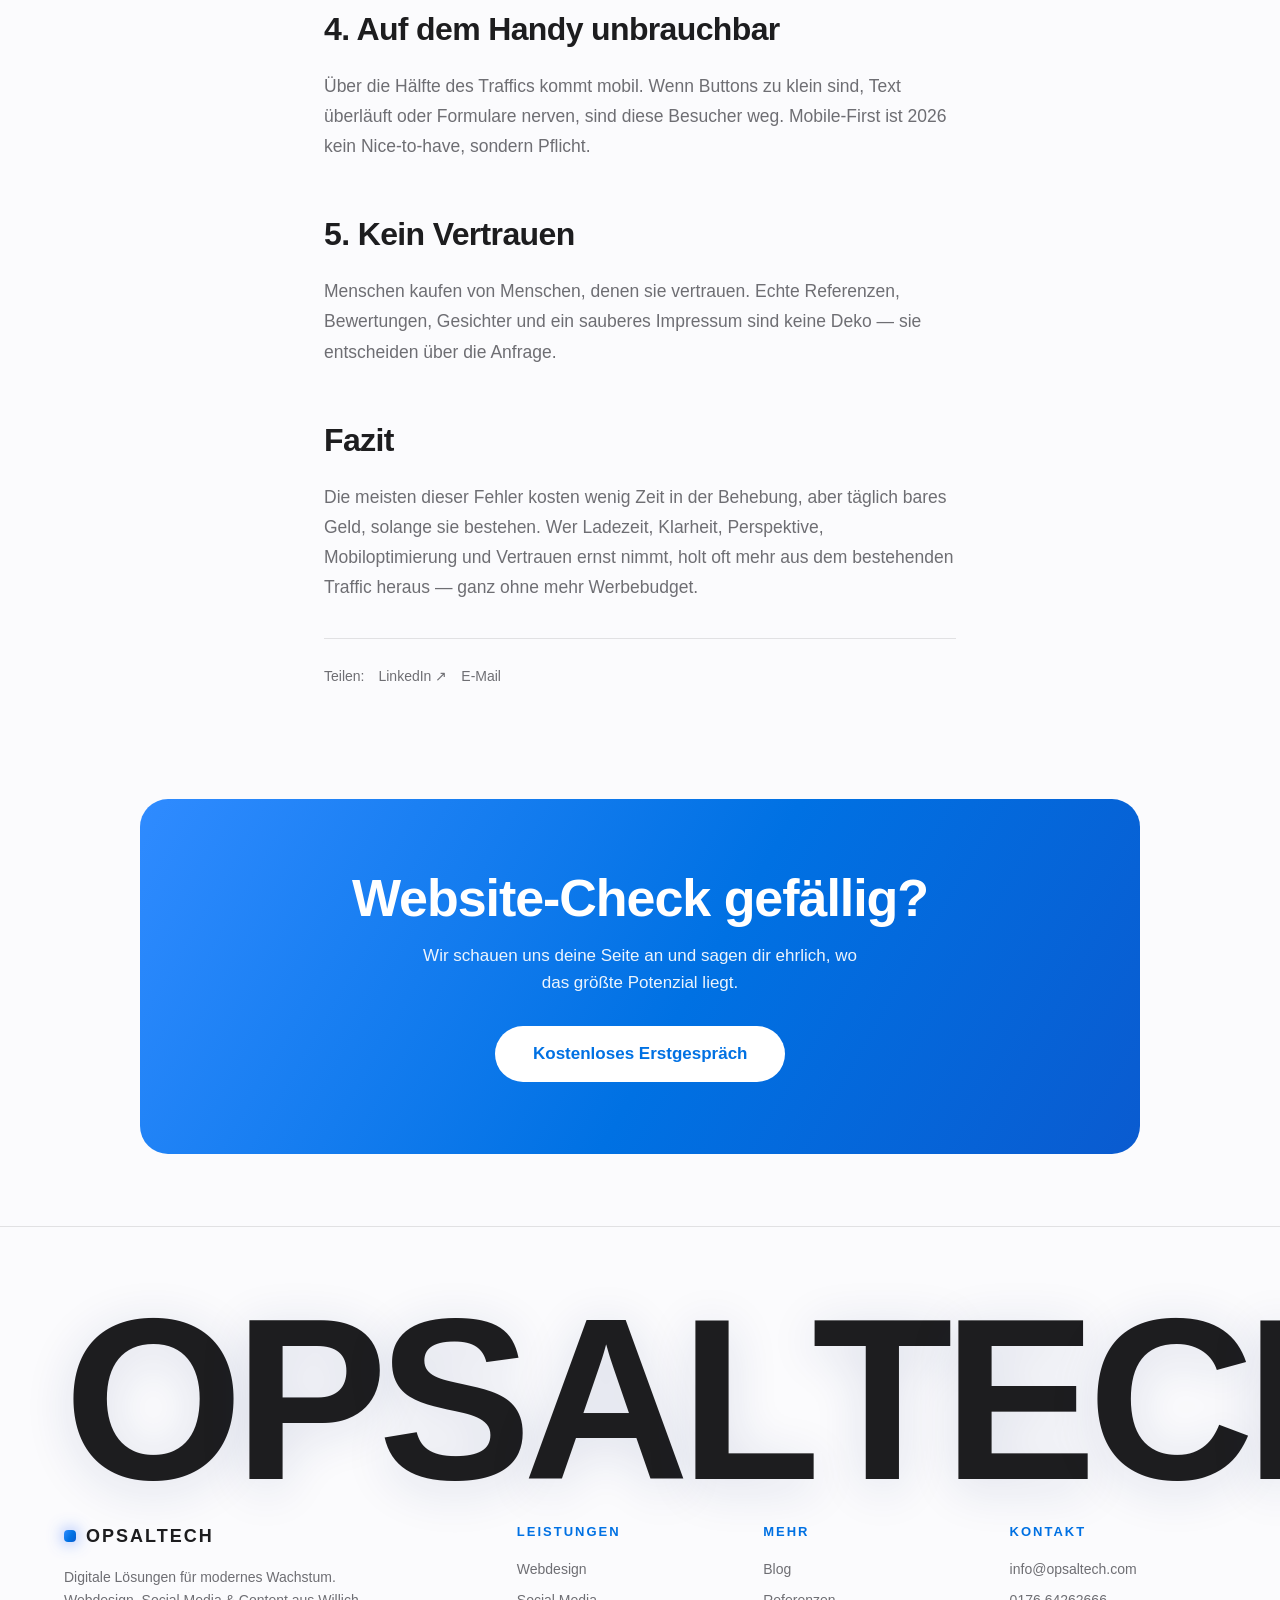
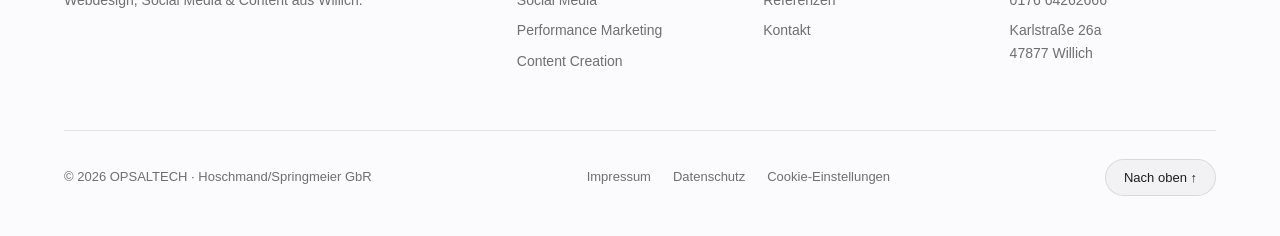
<file: blog/website-fehler-conversion/index.html>
<!DOCTYPE html>
<html lang="de">
<head>
<meta charset="UTF-8" />
<meta name="viewport" content="width=device-width, initial-scale=1.0" />
<meta name="theme-color" content="#fbfbfd" />
<title>5 Website-Fehler, die dich jeden Tag Kunden kosten | OPSALTECH Blog</title>
<meta name="description" content="Deine Website sieht gut aus, bringt aber kaum Anfragen? Diese fünf häufigen Fehler sind fast immer schuld — inklusive konkreter Lösungen." />
<meta name="robots" content="index, follow, max-image-preview:large" />
<link rel="canonical" href="https://www.opsaltech.de/blog/website-fehler-conversion" />
<link rel="icon" type="image/svg+xml" href="/favicon.svg" />
<link rel="apple-touch-icon" href="/favicon.svg" />
<meta property="og:type" content="article" />
<meta property="og:site_name" content="OPSALTECH" />
<meta property="og:title" content="5 Website-Fehler, die dich jeden Tag Kunden kosten" />
<meta property="og:description" content="Deine Website sieht gut aus, bringt aber kaum Anfragen? Diese fünf häufigen Fehler sind fast immer schuld — inklusive konkreter Lösungen." />
<meta property="og:url" content="https://www.opsaltech.de/blog/website-fehler-conversion" />
<meta property="og:image" content="https://www.opsaltech.de/images/logo.png" />
<meta name="twitter:card" content="summary_large_image" />
<link rel="stylesheet" href="/styles.css?v=21" />
</head>
<body data-page="blog">
<main id="main">
  <article class="article">
    <nav class="breadcrumb"><a href="/blog">Blog</a> <span>/</span> <span>Webdesign</span></nav>
    <div class="article__meta">Webdesign<span class="dot"></span>6 Min<span class="dot"></span>OPSALTECH</div>
    <h1 class="article__title">5 Website-Fehler, die dich jeden Tag Kunden kosten</h1>
    <p class="article__lead">Eine schöne Website ist kein Selbstzweck. Wenn am Ende keine Anfragen reinkommen, hat sie ihren Job verfehlt. Diese fünf Fehler sehen wir immer wieder — und sie lassen sich meist schnell beheben.</p>
    <div class="article__body">
      <p>Die gute Nachricht vorweg: Die meisten Websites scheitern nicht an fehlendem Talent oder Budget, sondern an denselben, überraschend banalen Fehlern. Wer sie kennt, kann die Conversion-Rate oft innerhalb weniger Tage spürbar steigern.</p>
      <h2>1. Die Seite lädt zu langsam</h2>
      <p>Jede zusätzliche Sekunde Ladezeit kostet Conversions. Studien zeigen, dass die Absprungrate dramatisch steigt, sobald eine Seite länger als drei Sekunden braucht. Auf dem Smartphone ist das noch kritischer. <strong>Faustregel:</strong> Deine Seite sollte unter 1,5 Sekunden sichtbar sein.</p>
      <ul>
        <li>Bilder komprimieren und in modernen Formaten ausliefern.</li>
        <li>Unnötige Skripte und Plugins entfernen.</li>
        <li>Auf schnelles, modernes Hosting setzen.</li>
      </ul>
      <h2>2. Kein klarer Call-to-Action</h2>
      <p>Viele Seiten lassen den Besucher raten, was er als Nächstes tun soll. Jede Seite braucht <strong>eine</strong> klare Handlung: anrufen, anfragen, Termin buchen. Pack sie prominent nach oben — und wiederhol sie am Seitenende.</p>
      <div class="article__quote">Ein Besucher, der nicht weiß, was er tun soll, tut nichts.</div>
      <h2>3. Die Seite redet über sich selbst</h2>
      <p>„Wir sind seit 20 Jahren…" interessiert niemanden. Deine Besucher haben ein Problem und suchen eine Lösung. Dreh die Perspektive um: Sprich über ihren Nutzen, nicht über deine Firmengeschichte.</p>
      <h2>4. Auf dem Handy unbrauchbar</h2>
      <p>Über die Hälfte des Traffics kommt mobil. Wenn Buttons zu klein sind, Text überläuft oder Formulare nerven, sind diese Besucher weg. Mobile-First ist 2026 kein Nice-to-have, sondern Pflicht.</p>
      <h2>5. Kein Vertrauen</h2>
      <p>Menschen kaufen von Menschen, denen sie vertrauen. Echte Referenzen, Bewertungen, Gesichter und ein sauberes Impressum sind keine Deko — sie entscheiden über die Anfrage.</p>
      <h2>Fazit</h2>
      <p>Die meisten dieser Fehler kosten wenig Zeit in der Behebung, aber täglich bares Geld, solange sie bestehen. Wer Ladezeit, Klarheit, Perspektive, Mobiloptimierung und Vertrauen ernst nimmt, holt oft mehr aus dem bestehenden Traffic heraus — ganz ohne mehr Werbebudget.</p>
    </div>
    <div class="article__share">
      <span>Teilen:</span>
      <a href="https://www.linkedin.com/sharing/share-offsite/?url=https://www.opsaltech.de/blog/website-fehler-conversion" target="_blank" rel="noopener" data-cursor="hover">LinkedIn ↗</a>
      <a href="mailto:?subject=5 Website-Fehler, die dich jeden Tag Kunden kosten&body=https://www.opsaltech.de/blog/website-fehler-conversion" data-cursor="hover">E-Mail</a>
    </div>
  </article>
  <div class="ctaband reveal">
    <h2>Website-Check gefällig?</h2>
    <p>Wir schauen uns deine Seite an und sagen dir ehrlich, wo das größte Potenzial liegt.</p>
    <button type="button" class="btn btn--light btn--xl magnetic" data-contact data-cursor="hover"><span>Kostenloses Erstgespräch</span></button>
  </div>
</main>
<script type="application/ld+json">{"@context": "https://schema.org", "@type": "BlogPosting", "headline": "5 Website-Fehler, die dich jeden Tag Kunden kosten", "description": "Deine Website sieht gut aus, bringt aber kaum Anfragen? Diese fünf häufigen Fehler sind fast immer schuld — inklusive konkreter Lösungen.", "author": {"@type": "Organization", "name": "OPSALTECH"}, "publisher": {"@type": "Organization", "name": "OPSALTECH"}, "mainEntityOfPage": "https://www.opsaltech.de/blog/website-fehler-conversion", "articleSection": "Webdesign", "inLanguage": "de-DE"}</script>
<script src="/js/chrome.js?v=21"></script>
<script src="/script.js?v=21"></script>
</body>
</html>
</file>
<file: styles.css>
/* ============================================================
   OPSALTECH — Ultra Modern Agency Site
   ============================================================ */

:root{
  /* Apple-inspired light canvas */
  --bg:#fbfbfd;
  --bg-2:#ffffff;
  --ink:#1d1d1f;      /* Apple near-black */
  --muted:#6e6e73;    /* Apple secondary grey */
  --line:rgba(0,0,0,.10);
  --violet:#0071e3;   /* Apple blue (primary action) */
  --indigo:#0a3a8f;   /* deep navy */
  --cyan:#0071e3;     /* accent blue for links/labels */
  --magenta:#2f6bff;  /* brand blue (kept for gradient) */
  --amber:#0071e3;
  --grad:linear-gradient(120deg,#2f8bff 0%,#0071e3 55%,#0a5bd0 100%);
  --card:rgba(0,0,0,.022);
  --glass:rgba(0,0,0,.035);         /* subtle surface on light bg */
  --glass-2:rgba(0,0,0,.06);        /* hover surface */
  --radius:22px;
  --ease:cubic-bezier(.28,.11,.32,1);   /* Apple-like ease-out */
  --font:'Helvetica Neue',Helvetica,Arial,sans-serif;
  --display:'Helvetica Neue',Helvetica,Arial,sans-serif;
}

*{margin:0;padding:0;box-sizing:border-box}
html{scroll-behavior:smooth}
body{
  font-family:var(--font);
  background:var(--bg);
  color:var(--ink);
  overflow-x:hidden;
  line-height:1.6;
  -webkit-font-smoothing:antialiased;
  cursor:none;
}
@media (hover:none){body{cursor:auto}}
a{color:inherit;text-decoration:none}
::selection{background:var(--violet);color:#fff}

/* ---------- BACKDROP ---------- */
.backdrop{position:fixed;inset:0;z-index:-2;overflow:hidden;background:
  radial-gradient(1200px 800px at 80% -10%,rgba(47,107,255,.05),transparent 60%),
  radial-gradient(900px 700px at -10% 110%,rgba(0,113,227,.04),transparent 55%),
  var(--bg);}
.aurora{position:absolute;border-radius:50%;filter:blur(110px);opacity:.08;will-change:transform}
.aurora--1{width:55vw;height:55vw;background:radial-gradient(circle,var(--violet),transparent 65%);top:-15%;left:-10%;animation:float1 22s var(--ease) infinite alternate}
.aurora--2{width:45vw;height:45vw;background:radial-gradient(circle,var(--cyan),transparent 65%);bottom:-20%;right:-5%;animation:float2 26s var(--ease) infinite alternate}
.aurora--3{width:35vw;height:35vw;background:radial-gradient(circle,var(--magenta),transparent 65%);top:40%;left:50%;opacity:.06;animation:float3 30s var(--ease) infinite alternate}
@keyframes float1{to{transform:translate(12vw,10vh) scale(1.15)}}
@keyframes float2{to{transform:translate(-10vw,-8vh) scale(1.1)}}
@keyframes float3{to{transform:translate(-18vw,6vh) scale(1.2)}}
.grid-overlay{position:absolute;inset:0;background-image:linear-gradient(var(--line) 1px,transparent 1px),linear-gradient(90deg,var(--line) 1px,transparent 1px);background-size:64px 64px;mask-image:radial-gradient(ellipse 80% 70% at 50% 30%,#000 30%,transparent 75%);opacity:0}
.noise{position:absolute;inset:0;opacity:.015;mix-blend-mode:overlay;background-image:url("data:image/svg+xml,%3Csvg xmlns='http://www.w3.org/2000/svg' width='160' height='160'%3E%3Cfilter id='n'%3E%3CfeTurbulence type='fractalNoise' baseFrequency='.8' numOctaves='3'/%3E%3C/filter%3E%3Crect width='100%25' height='100%25' filter='url(%23n)'/%3E%3C/svg%3E")}

/* ---------- CURSOR ---------- */
.cursor{position:fixed;top:0;left:0;width:40px;height:40px;border:1px solid rgba(255,255,255,.5);border-radius:50%;pointer-events:none;z-index:9999;transform:translate(-50%,-50%);transition:width .3s var(--ease),height .3s var(--ease),background .3s,border-color .3s,opacity .3s;mix-blend-mode:difference}
.cursor-dot{position:fixed;top:0;left:0;width:5px;height:5px;background:#fff;border-radius:50%;pointer-events:none;z-index:10000;transform:translate(-50%,-50%);mix-blend-mode:difference}
.cursor.is-hover{width:64px;height:64px;background:rgba(255,255,255,.1);border-color:transparent}
.cursor.is-view{width:90px;height:90px;background:var(--violet);border-color:transparent;mix-blend-mode:normal}
.cursor.is-view::after{content:'VIEW';font-family:var(--display);font-size:11px;font-weight:600;letter-spacing:1px;color:#fff;display:grid;place-items:center;width:100%;height:100%}
@media (hover:none){.cursor,.cursor-dot{display:none}}

/* ---------- SCROLL PROGRESS ---------- */
.scroll-progress{position:fixed;top:0;left:0;height:3px;width:0;background:var(--grad);z-index:9998;box-shadow:0 0 18px rgba(47,107,255,.6)}

/* ---------- PRELOADER ---------- */
.preloader{position:fixed;inset:0;z-index:10001;background:var(--bg);display:grid;place-items:center;transition:opacity .8s var(--ease),visibility .8s}
.preloader.done{opacity:0;visibility:hidden;pointer-events:none}
.preloader__inner{position:relative;text-align:center;width:min(90vw,720px)}
/* soft glow that blooms behind the wordmark */
.preloader__inner::before{content:"";position:absolute;left:50%;top:44%;width:min(420px,70vw);height:min(420px,70vw);transform:translate(-50%,-50%) scale(.4);
  background:radial-gradient(circle,rgba(47,107,255,.20),transparent 62%);opacity:0;z-index:0;pointer-events:none;animation:plGlow 2s var(--ease) .1s forwards}
@keyframes plGlow{40%{opacity:1;transform:translate(-50%,-50%) scale(1)}100%{opacity:.55;transform:translate(-50%,-50%) scale(1.05)}}
/* cinematic letter-by-letter wordmark */
.preloader__word{position:relative;z-index:1;display:inline-flex;perspective:700px;font-family:var(--display);font-weight:700;letter-spacing:.14em;font-size:clamp(34px,9vw,74px);line-height:1}
.pl-l{display:inline-block;transform-origin:50% 100%;background:var(--grad);-webkit-background-clip:text;background-clip:text;color:transparent;
  opacity:0;transform:translateY(.85em) rotateX(-92deg) scale(.92);filter:blur(9px);
  animation:plLetter .9s cubic-bezier(.2,.9,.25,1) both}
.pl-l:nth-child(1){animation-delay:.12s}
.pl-l:nth-child(2){animation-delay:.20s}
.pl-l:nth-child(3){animation-delay:.28s}
.pl-l:nth-child(4){animation-delay:.36s}
.pl-l:nth-child(5){animation-delay:.44s}
.pl-l:nth-child(6){animation-delay:.52s}
.pl-l:nth-child(7){animation-delay:.60s}
.pl-l:nth-child(8){animation-delay:.68s}
.pl-l:nth-child(9){animation-delay:.76s}
@keyframes plLetter{0%{opacity:0;transform:translateY(.85em) rotateX(-92deg) scale(.92);filter:blur(9px)}
  55%{opacity:1;filter:blur(0)}100%{opacity:1;transform:none;filter:blur(0)}}
/* tagline fades up after the word assembles */
.preloader__tag{position:relative;z-index:1;margin-top:22px;font-family:var(--display);font-weight:600;letter-spacing:4px;font-size:clamp(10px,2.4vw,13px);color:var(--muted);
  opacity:0;transform:translateY(10px);animation:plTag .8s var(--ease) 1s forwards}
@keyframes plTag{to{opacity:1;transform:none}}
@media (prefers-reduced-motion:reduce){.pl-l,.preloader__tag,.preloader__inner::before{animation:none;opacity:1;transform:none;filter:none}}

/* ---------- NAV ---------- */
.nav{position:fixed;top:0;left:0;right:0;z-index:1100;display:flex;align-items:center;justify-content:space-between;padding:22px clamp(20px,5vw,64px);transition:padding .4s var(--ease),background .4s,backdrop-filter .4s,border-color .4s;border-bottom:1px solid transparent}
.nav.scrolled{padding:14px clamp(20px,5vw,64px);background:rgba(255,255,255,.72);backdrop-filter:blur(20px) saturate(140%);border-color:var(--line)}
.nav__brand{font-family:var(--display);font-weight:700;letter-spacing:2px;font-size:18px;display:flex;align-items:center;gap:10px}
.nav__mark{width:12px;height:12px;border-radius:4px;background:var(--grad);box-shadow:0 0 16px rgba(47,107,255,.7);animation:spin 6s linear infinite}
@keyframes spin{to{transform:rotate(360deg)}}
.nav__links{display:flex;gap:34px}
.nav__links a{font-size:14px;font-weight:500;color:var(--muted);position:relative;transition:color .3s}
.nav__links a::after{content:'';position:absolute;left:0;bottom:-6px;width:0;height:2px;background:var(--grad);transition:width .35s var(--ease)}
.nav__links a:hover{color:var(--ink)}
.nav__links a:hover::after{width:100%}
.nav__burger{display:none;flex-direction:column;justify-content:center;gap:6px;width:46px;height:46px;align-items:center;background:var(--glass);border:1px solid var(--line);border-radius:13px;cursor:none;padding:0;position:relative;z-index:1001;transition:background .3s,border-color .3s}
.nav__burger span{width:22px;height:2px;background:var(--ink);border-radius:2px;transition:transform .35s var(--ease),opacity .25s}
.nav.menu-open .nav__burger{background:rgba(47,107,255,.18);border-color:rgba(90,166,255,.4)}
.nav.menu-open .nav__burger span:nth-child(1){transform:translateY(4px) rotate(45deg)}
.nav.menu-open .nav__burger span:nth-child(2){transform:translateY(-4px) rotate(-45deg)}

/* ---------- MOBILE MENU OVERLAY ---------- */
.menu{position:fixed;inset:0;z-index:1000;display:flex;flex-direction:column;justify-content:center;gap:8px;padding:96px clamp(28px,8vw,64px) 48px;
  background:radial-gradient(1000px 700px at 80% -10%,rgba(47,107,255,.16),transparent 60%),radial-gradient(800px 600px at -10% 110%,rgba(90,166,255,.12),transparent 55%),rgba(244,246,252,.9);
  backdrop-filter:blur(24px) saturate(140%);
  opacity:0;visibility:hidden;transform:scale(1.04);transition:opacity .5s var(--ease),transform .5s var(--ease),visibility .5s}
.menu.open{opacity:1;visibility:visible;transform:none}
.menu__links{display:flex;flex-direction:column}
.menu__links a{display:flex;align-items:baseline;gap:18px;padding:14px 0;border-bottom:1px solid var(--line);font-family:var(--display);font-weight:600;font-size:clamp(30px,9vw,46px);letter-spacing:-.02em;color:var(--ink);
  opacity:0;transform:translateY(22px);transition:opacity .5s var(--ease),transform .5s var(--ease),color .3s}
.menu.open .menu__links a{opacity:1;transform:none}
.menu.open .menu__links a:nth-child(1){transition-delay:.08s}
.menu.open .menu__links a:nth-child(2){transition-delay:.14s}
.menu.open .menu__links a:nth-child(3){transition-delay:.20s}
.menu.open .menu__links a:nth-child(4){transition-delay:.26s}
.menu.open .menu__links a:nth-child(5){transition-delay:.32s}
.menu__idx{font-family:var(--display);font-size:14px;font-weight:600;color:var(--cyan);opacity:.8}
.menu__txt{position:relative;background:linear-gradient(var(--ink),var(--ink)) no-repeat;background-size:0% 2px;background-position:0 100%;transition:background-size .4s var(--ease)}
.menu__links a:active .menu__txt{background-size:100% 2px}
.menu__cta{align-self:flex-start;margin-top:34px;justify-content:center;
  opacity:0;transform:translateY(22px);transition:opacity .5s var(--ease) .4s,transform .5s var(--ease) .4s,box-shadow .3s}
.menu.open .menu__cta{opacity:1;transform:none}
.menu__foot{display:flex;flex-wrap:wrap;align-items:center;gap:12px;margin-top:30px;font-family:var(--display);font-size:15px;color:var(--muted);
  opacity:0;transition:opacity .6s var(--ease) .5s}
.menu.open .menu__foot{opacity:1}
.menu__foot a{color:var(--ink);transition:color .3s}
.menu__foot a:active{color:var(--cyan)}
body.menu-open{overflow:hidden}

/* ---------- LEGAL MODAL ---------- */
.legal{position:fixed;inset:0;z-index:1300;display:flex;align-items:center;justify-content:center;padding:clamp(16px,4vw,40px);opacity:0;visibility:hidden;transition:opacity .4s var(--ease),visibility .4s}
.legal.open{opacity:1;visibility:visible}
.legal__overlay{position:absolute;inset:0;background:rgba(16,26,52,.42);backdrop-filter:blur(10px);cursor:pointer}
.legal__panel{position:relative;width:min(780px,100%);max-height:88vh;display:flex;flex-direction:column;background:linear-gradient(180deg,var(--bg-2),var(--bg));border:1px solid var(--line);border-radius:24px;overflow:hidden;box-shadow:0 50px 120px -30px rgba(15,30,70,.16);transform:translateY(26px) scale(.97);opacity:0;transition:transform .5s var(--ease),opacity .5s var(--ease)}
.legal.open .legal__panel{transform:none;opacity:1}
.legal__head{position:relative;display:flex;align-items:center;justify-content:space-between;gap:16px;padding:22px clamp(20px,4vw,30px);border-bottom:1px solid var(--line);background:radial-gradient(600px 200px at 0% 0%,rgba(47,107,255,.14),transparent 70%)}
.legal__title{font-family:var(--display);font-size:clamp(20px,3vw,26px);font-weight:600;letter-spacing:-.01em}
.legal__close{flex:none;width:42px;height:42px;display:grid;place-items:center;border-radius:12px;background:rgba(120,150,225,.08);border:1px solid var(--line);color:var(--ink);cursor:none;transition:background .3s,border-color .3s,transform .3s}
.legal__close:hover{background:rgba(47,107,255,.2);border-color:rgba(90,166,255,.4);transform:rotate(90deg)}
.legal__body{overflow-y:auto;-webkit-overflow-scrolling:touch;padding:26px clamp(20px,4vw,30px) 34px;scrollbar-width:thin;scrollbar-color:rgba(90,166,255,.5) transparent}
.legal__body::-webkit-scrollbar{width:10px}
.legal__body::-webkit-scrollbar-thumb{background:rgba(90,166,255,.45);border-radius:10px;border:3px solid transparent;background-clip:content-box}
.legal__body h4{font-family:var(--display);font-size:18px;font-weight:600;margin:26px 0 12px;padding-bottom:8px;border-bottom:1px solid var(--line);background:var(--grad);-webkit-background-clip:text;background-clip:text;color:transparent}
.legal__body h4:first-child{margin-top:0}
.legal__body h5{font-family:var(--display);font-size:15px;font-weight:600;color:var(--cyan);margin:20px 0 8px}
.legal__body p{color:var(--muted);font-size:14.5px;line-height:1.65;margin-bottom:14px}
.legal__body strong{color:var(--ink);font-weight:600}
.legal__body a{color:var(--cyan);text-decoration:underline;text-underline-offset:2px}
.legal__body a:hover{color:var(--ink)}
body.legal-open{overflow:hidden}

/* ---------- ACCESSIBILITY BASELINE ---------- */
.skip-link{position:fixed;top:-120px;left:16px;z-index:2000;background:var(--grad);color:#fff;font-family:var(--display);font-weight:600;font-size:15px;padding:13px 22px;border-radius:12px;box-shadow:0 12px 30px -8px rgba(47,107,255,.7);transition:top .25s var(--ease)}
.skip-link:focus{top:16px;outline:none}
/* visible keyboard focus everywhere (cursor is hidden, so this matters) */
:focus-visible{outline:3px solid var(--cyan);outline-offset:3px;border-radius:6px}
a:focus-visible,button:focus-visible,input:focus-visible,textarea:focus-visible,[tabindex]:focus-visible,.browser__view--static:focus-visible{outline:3px solid var(--cyan);outline-offset:3px}
.field input:focus-visible,.field textarea:focus-visible{outline:3px solid var(--cyan);outline-offset:2px;border-color:var(--cyan)}
.cta__note{grid-column:1/-1;text-align:center;font-size:12.5px;color:var(--muted);margin-top:4px}
.cta__note strong{color:var(--ink);font-weight:600}
.cta__note a{color:var(--cyan);text-decoration:underline;text-underline-offset:2px}

/* ---------- COOKIE / CONSENT BANNER ---------- */
.cookie{position:fixed;left:0;right:0;bottom:0;z-index:1250;display:flex;justify-content:center;padding:clamp(14px,3vw,26px);pointer-events:none;
  opacity:0;visibility:hidden;transform:translateY(24px);transition:opacity .5s var(--ease),transform .5s var(--ease),visibility .5s}
.cookie.show{opacity:1;visibility:visible;transform:none}
.cookie__inner{pointer-events:auto;width:min(620px,100%);padding:24px clamp(20px,3vw,28px);border:1px solid var(--line);border-radius:22px;
  background:radial-gradient(700px 300px at 100% 0%,rgba(47,107,255,.14),transparent 65%),rgba(255,255,255,.94);backdrop-filter:blur(24px) saturate(140%);
  box-shadow:0 40px 100px -30px rgba(15,30,70,.18)}
.cookie__main h3{font-family:var(--display);font-size:19px;font-weight:600;margin-bottom:10px}
.cookie__main p{color:var(--muted);font-size:14px;line-height:1.6}
.cookie__main a{color:var(--cyan);text-decoration:underline;text-underline-offset:2px}
.cookie__settings{margin-top:18px;display:flex;flex-direction:column;gap:10px}
.cookie__cat{display:flex;align-items:center;justify-content:space-between;gap:16px;padding:14px 16px;border:1px solid var(--line);border-radius:14px;background:var(--card)}
.cookie__catinfo strong{display:block;font-family:var(--display);font-size:14.5px;font-weight:600}
.cookie__catinfo span{display:block;font-size:12.5px;color:var(--muted);margin-top:3px;line-height:1.45}
.cookie__switch{position:relative;flex:none;width:44px;height:25px;cursor:none}
.cookie__switch input{position:absolute;opacity:0;width:100%;height:100%;margin:0;cursor:none}
.cookie__switch span{position:absolute;inset:0;border-radius:100px;background:rgba(120,150,225,.28);transition:background .3s}
.cookie__switch span::after{content:'';position:absolute;top:3px;left:3px;width:19px;height:19px;border-radius:50%;background:#fff;transition:transform .3s var(--ease)}
.cookie__switch input:checked+span{background:var(--violet)}
.cookie__switch input:checked+span::after{transform:translateX(19px)}
.cookie__switch--locked span{background:rgba(90,166,255,.5)}
.cookie__switch--locked{opacity:.85}
.cookie__switch input:focus-visible+span{outline:3px solid var(--cyan);outline-offset:3px}
.cookie__actions{display:flex;flex-wrap:wrap;gap:10px;margin-top:20px}
.cookie__btn{flex:1 1 auto;min-width:120px;padding:13px 20px;border-radius:100px;font-family:var(--display);font-weight:600;font-size:14px;cursor:none;transition:transform .3s var(--ease),box-shadow .3s,background .3s}
.cookie__btn--ghost{background:var(--glass);border:1px solid var(--line);color:var(--ink)}
.cookie__btn--ghost:hover{background:var(--glass-2)}
.cookie__btn--primary{background:var(--grad);border:none;color:#fff;box-shadow:0 10px 30px -10px rgba(47,107,255,.7)}
.cookie__btn--primary:hover{box-shadow:0 16px 40px -10px rgba(47,107,255,.9)}

/* ---------- BEDIENUNGSHILFE WIDGET ---------- */
.a11y{position:fixed;left:20px;bottom:20px;z-index:1150}
.a11y__toggle{width:56px;height:56px;display:grid;place-items:center;border-radius:50%;color:#fff;background:var(--grad);border:none;cursor:none;box-shadow:0 12px 34px -8px rgba(47,107,255,.75);transition:transform .3s var(--ease),box-shadow .3s}
.a11y__toggle:hover{transform:scale(1.06) rotate(-6deg)}
.a11y__panel{position:absolute;left:0;bottom:70px;width:290px;padding:18px;background:linear-gradient(180deg,var(--bg-2),var(--bg));border:1px solid var(--line);border-radius:20px;box-shadow:0 30px 80px -24px rgba(15,30,70,.16);
  opacity:0;visibility:hidden;transform:translateY(14px) scale(.96);transform-origin:bottom left;transition:opacity .35s var(--ease),transform .35s var(--ease),visibility .35s}
.a11y.open .a11y__panel{opacity:1;visibility:visible;transform:none}
.a11y__head{display:flex;align-items:center;justify-content:space-between;margin-bottom:14px}
.a11y__head h3{font-family:var(--display);font-size:16px;font-weight:600}
.a11y__close{width:32px;height:32px;display:grid;place-items:center;border-radius:9px;background:rgba(120,150,225,.08);border:1px solid var(--line);color:var(--ink);cursor:none;transition:background .3s}
.a11y__close:hover{background:rgba(47,107,255,.2)}
.a11y__row{display:flex;align-items:center;justify-content:space-between;gap:10px;padding:10px 12px;margin-bottom:8px;border:1px solid var(--line);border-radius:12px;background:var(--card)}
.a11y__label{font-size:13.5px;font-weight:500}
.a11y__stepper{display:flex;align-items:center;gap:8px}
.a11y__stepper button{width:32px;height:32px;border-radius:8px;background:rgba(120,150,225,.1);border:1px solid var(--line);color:var(--ink);font-family:var(--display);font-weight:600;font-size:14px;cursor:none;transition:background .25s}
.a11y__stepper button:hover{background:rgba(47,107,255,.25)}
.a11y__val{font-family:var(--display);font-size:12.5px;color:var(--cyan);min-width:40px;text-align:center}
.a11y__opt{position:relative;display:flex;align-items:center;justify-content:space-between;width:100%;padding:12px 14px;margin-bottom:8px;border:1px solid var(--line);border-radius:12px;background:var(--card);color:var(--ink);font-family:var(--font);font-size:13.5px;font-weight:500;text-align:left;cursor:none;transition:background .25s,border-color .25s}
.a11y__opt::after{content:'';width:38px;height:22px;border-radius:100px;background:rgba(120,150,225,.28);flex:none;transition:background .3s}
.a11y__opt::before{content:'';position:absolute;top:50%;right:34px;width:16px;height:16px;border-radius:50%;background:#fff;transform:translateY(-50%);transition:right .3s var(--ease);z-index:1;pointer-events:none}
.a11y__opt[aria-pressed="true"]{border-color:rgba(90,166,255,.5);background:rgba(47,107,255,.14)}
.a11y__opt[aria-pressed="true"]::after{background:var(--violet)}
.a11y__opt[aria-pressed="true"]::before{right:16px}
.a11y__reset{width:100%;padding:11px;margin-top:4px;border:1px dashed var(--line);border-radius:12px;background:none;color:var(--muted);font-family:var(--display);font-size:13px;font-weight:600;cursor:none;transition:color .25s,border-color .25s}
.a11y__reset:hover{color:var(--ink);border-color:var(--cyan)}

/* ---------- ACCESSIBILITY MODES ---------- */
html.a11y-contrast{--muted:#141c30;--ink:#000000;--line:rgba(15,35,90,.6);--card:rgba(20,50,120,.1)}
html.a11y-contrast .backdrop{opacity:.3}
html.a11y-contrast .noise,html.a11y-contrast .grid-overlay{display:none}
html.a11y-contrast .btn--ghost,html.a11y-contrast .card__tags li{border-color:rgba(15,35,90,.5)}
html.a11y-links a:not(.btn):not(.a11y__toggle):not(.a11y__close):not(.skip-link):not(.browser__open){text-decoration:underline;text-underline-offset:3px;outline:1px solid rgba(90,166,255,.55);background:rgba(90,166,255,.16);border-radius:3px}
html.a11y-readable p,html.a11y-readable li,html.a11y-readable .hero__sub,html.a11y-readable .section-lead,html.a11y-readable blockquote,html.a11y-readable .legal__body p{line-height:1.9!important;letter-spacing:.03em;word-spacing:.08em}
html.a11y-nomotion *,html.a11y-nomotion *::before,html.a11y-nomotion *::after{animation:none!important;transition:none!important;scroll-behavior:auto!important}
html.a11y-nomotion .reveal{opacity:1!important;transform:none!important;filter:none!important}
html.a11y-nomotion .hero__title .word{transform:none!important}
html.a11y-nomotion .statement__text .w{color:var(--ink)!important}
html.a11y-nomotion .footer__big .fb-l{opacity:1!important;transform:none!important}

/* ---------- BUTTONS ---------- */
.btn{display:inline-flex;align-items:center;gap:10px;font-family:var(--display);font-weight:600;font-size:15px;border:none;cursor:none;border-radius:100px;padding:14px 26px;transition:transform .3s var(--ease),box-shadow .3s,background .3s;will-change:transform}
.btn svg{transition:transform .3s var(--ease)}
.btn:hover svg{transform:translateX(4px)}
.btn--primary{background:var(--violet);color:#fff;box-shadow:0 8px 24px -10px rgba(0,113,227,.55)}
.btn--primary:hover{background:#0077ed;box-shadow:0 12px 32px -8px rgba(0,113,227,.7);transform:translateY(-1px)}
@keyframes gradShift{0%,100%{background-position:0% 50%}50%{background-position:100% 50%}}
.btn--ghost{background:var(--glass);color:var(--ink);border:1px solid var(--line)}
.btn--ghost:hover{background:var(--glass-2)}
.btn__play{font-size:11px;color:var(--cyan)}
.btn--nav{padding:11px 20px;font-size:14px;background:var(--glass);border:1px solid var(--line);color:var(--ink)}
.btn--nav:hover{background:var(--grad);border-color:transparent;box-shadow:0 8px 30px -8px rgba(47,107,255,.8)}
.btn--xl{padding:18px 38px;font-size:17px}

/* ---------- HERO ---------- */
.hero{min-height:100vh;display:flex;flex-direction:column;align-items:center;justify-content:center;text-align:center;padding:120px clamp(20px,5vw,64px) 60px;position:relative}
.hero__badge{display:inline-flex;align-items:center;gap:10px;font-size:13px;font-weight:500;color:var(--muted);background:var(--glass);border:1px solid var(--line);padding:9px 18px;border-radius:100px;margin-bottom:38px;backdrop-filter:blur(10px)}
.pulse{width:8px;height:8px;border-radius:50%;background:var(--cyan);box-shadow:0 0 0 0 rgba(90,166,255,.7);animation:pulse 2s infinite}
@keyframes pulse{0%{box-shadow:0 0 0 0 rgba(90,166,255,.6)}70%{box-shadow:0 0 0 10px rgba(90,166,255,0)}100%{box-shadow:0 0 0 0 rgba(90,166,255,0)}}
.hero__title{font-family:var(--display);font-weight:700;font-size:clamp(44px,9vw,128px);line-height:.96;letter-spacing:-.03em;margin-bottom:34px}
.hero__title .line{display:block;overflow:hidden}
.hero__title .word{display:inline-block;transform:translateY(110%);transition:transform 1s var(--ease)}
.hero.in .word{transform:translateY(0)}
.hero__title .line:nth-child(2) .word{transition-delay:.08s}
.hero__title .line:nth-child(3) .word{transition-delay:.16s}
.grad{background:var(--grad);-webkit-background-clip:text;background-clip:text;color:transparent;background-size:200% auto;animation:gradShift 6s ease infinite}
.italic{font-style:italic;font-weight:500}
.hero__sub{max-width:620px;color:var(--muted);font-size:clamp(16px,2vw,20px);margin-bottom:42px}
.hero__sub strong{color:var(--ink);font-weight:600}
.hero__cta{display:flex;gap:16px;flex-wrap:wrap;justify-content:center;margin-bottom:64px}
.hero__scroll{display:flex;flex-direction:column;align-items:center;gap:12px;font-size:11px;letter-spacing:3px;text-transform:uppercase;color:var(--muted)}
.hero__scroll-line{width:1px;height:50px;background:linear-gradient(var(--violet),transparent);position:relative;overflow:hidden}
.hero__scroll-line::after{content:'';position:absolute;top:0;left:0;width:100%;height:40%;background:var(--cyan);animation:scrollLine 1.8s ease-in-out infinite}
@keyframes scrollLine{0%{transform:translateY(-100%)}100%{transform:translateY(280%)}}

/* ---------- REVEAL (Apple-style fade-up) ---------- */
.reveal{opacity:0;transform:translateY(34px);transition:opacity .9s var(--ease),transform 1s var(--ease);will-change:opacity,transform}
.reveal.in{opacity:1;transform:none;will-change:auto}

/* ---------- ELEGANCE / DEPTH ---------- */
/* clean Apple-soft elevation — barely-there at rest, lifts on hover */
.card,.why__card,.member,.tcard,.stat,.logo-chip,.trustbar{
  box-shadow:0 1px 3px rgba(0,0,0,.04),0 12px 30px -18px rgba(0,0,0,.12)}
.card:hover,.why__card:hover,.member:hover,.tcard:hover{
  box-shadow:0 2px 6px rgba(0,0,0,.05),0 30px 60px -26px rgba(0,0,0,.20)}
/* hero gently scales down + fades as it scrolls away (JS sets --hero-o / --hero-s) */
.hero{will-change:opacity,transform}
/* marquee reacts subtly to scroll velocity (JS sets --mq-skew) */
.marquee{transform:skewX(var(--mq-skew,0deg));transition:transform .5s var(--ease);will-change:transform}
/* scrollspy: active nav link */
.nav__links a.active{color:var(--ink)}
.nav__links a.active::after{width:100%}
/* Apple-signature: pinned statement that scales into focus on scroll */
.statement{min-height:150vh;display:block;padding-top:0;padding-bottom:0}
.statement__inner{position:sticky;top:0;min-height:100vh;display:grid;place-items:center;
  padding:0 clamp(20px,5vw,64px);
  transform:scale(var(--st-s,.86));opacity:var(--st-o,.45);
  transition:transform .12s linear,opacity .12s linear;will-change:transform,opacity}

/* line-by-line headline reveal (masked rise) */
.tl{display:block;overflow:hidden;padding-bottom:.06em}
.tl__i{display:block;transform:translateY(112%);transition:transform 1.05s var(--ease);
  transition-delay:var(--tl-d,0s);will-change:transform}
.tl-in .tl__i{transform:none}

/* zoom reveal for cards & media (scale into place) */
.reveal--zoom{transform:translateY(36px) scale(.955)}
.reveal--zoom.in{transform:none}

/* services: scroll-scrubbed grid assembly (JS drives transform/opacity) */
/* ---------- SERVICES: STICKY TIMELINE + SCROLLYTELLING ---------- */
.svc{max-width:1180px;margin:0 auto;padding:0 clamp(20px,5vw,64px);display:grid;grid-template-columns:clamp(210px,23vw,290px) 1fr;gap:clamp(30px,5vw,72px);align-items:start}
.svc__rail{position:sticky;top:clamp(96px,16vh,150px);align-self:start}
.svc__steps{list-style:none;position:relative;display:flex;flex-direction:column;gap:clamp(26px,4.6vh,50px)}
.svc__line{position:absolute;left:6px;top:9px;bottom:9px;width:2px;background:var(--line);border-radius:2px}
.svc__fill{position:absolute;left:0;top:0;width:100%;height:0;background:var(--grad);border-radius:2px;box-shadow:0 0 12px rgba(47,107,255,.5);transition:height .18s linear}
.svc__step{position:relative;padding-left:32px;display:flex;flex-direction:column;gap:3px;color:var(--muted);transition:color .35s var(--ease)}
.svc__dot{position:absolute;left:0;top:3px;width:14px;height:14px;border-radius:50%;background:var(--bg);border:2px solid var(--line);transition:border-color .35s,background .35s,box-shadow .35s;z-index:1}
.svc__num{font-family:var(--display);font-size:11px;font-weight:600;letter-spacing:2px;color:var(--cyan);opacity:.55;transition:opacity .35s}
.svc__label{font-family:var(--display);font-weight:600;font-size:clamp(15px,1.3vw,18px);line-height:1.2;letter-spacing:-.01em}
.svc__step.is-active{color:var(--ink)}
.svc__step.is-active .svc__num{opacity:1}
.svc__step.is-active .svc__dot{border-color:var(--violet);background:var(--violet);box-shadow:0 0 0 5px rgba(47,107,255,.16)}
.svc__panels{display:flex;flex-direction:column;gap:clamp(30px,6vh,60px);min-width:0}
.svc__panel{scroll-margin-top:120px}
.svc__current{display:none}
@media (max-width:860px){
  /* mobile: horizontal sticky timeline on top, panels scroll below */
  .svc{grid-template-columns:1fr;gap:0}
  .svc__rail{position:sticky;top:56px;z-index:30;align-self:stretch;
    margin:0 calc(-1 * clamp(20px,5vw,64px)) 26px;padding:14px clamp(20px,5vw,64px) 13px;
    background:rgba(251,251,253,.82);backdrop-filter:blur(16px) saturate(140%);border-bottom:1px solid var(--line)}
  .svc__current{display:block;text-align:center;font-family:var(--display);font-weight:600;font-size:15px;letter-spacing:-.01em;color:var(--ink);margin-bottom:12px;transition:color .3s}
  .svc__steps{flex-direction:row;justify-content:space-between;gap:0;align-items:flex-start}
  .svc__line{left:12.5%;right:12.5%;top:7px;bottom:auto;width:auto;height:2px}
  .svc__fill{width:0;height:100%}
  .svc__step{flex:1;padding-left:0;flex-direction:column;align-items:center;gap:6px}
  .svc__dot{position:relative;left:auto;top:auto}
  .svc__num{opacity:.55}
  .svc__step.is-active .svc__num{opacity:1}
  .svc__label{display:none}
}
/* analytics panel inside each card — KPIs + bar chart with axes */
.card__analytics{margin-top:24px}
.viz__kpis{display:flex;gap:clamp(16px,4vw,40px);margin-bottom:22px;flex-wrap:wrap}
.kpi{display:flex;flex-direction:column;gap:3px}
.kpi__val{font-family:var(--display);font-weight:700;font-size:clamp(24px,3.4vw,36px);line-height:1;background:var(--grad);-webkit-background-clip:text;background-clip:text;color:transparent}
.kpi__k{font-size:12.5px;color:var(--muted);letter-spacing:.3px}
.viz__chart{display:grid;grid-template-columns:26px 1fr;grid-template-rows:1fr auto;gap:7px 10px}
.viz__yaxis{display:flex;flex-direction:column;justify-content:space-between;font-family:var(--display);font-size:10px;color:var(--muted);opacity:.65;text-align:right}
.viz__plot{position:relative;display:flex;align-items:flex-end;gap:clamp(6px,1.8vw,16px);height:clamp(96px,14vh,132px);
  border-left:1px solid var(--line);border-bottom:1px solid var(--line);
  background-image:linear-gradient(var(--line) 1px,transparent 1px);background-size:100% 33.34%}
.viz__bar{flex:1;height:var(--h);border-radius:6px 6px 0 0;background:linear-gradient(180deg,#5aa6ff,var(--violet));
  transform:scaleY(0);transform-origin:bottom;transition:transform .75s var(--ease);box-shadow:0 8px 18px -8px rgba(47,107,255,.55)}
.card.is-active .viz__bar{transform:scaleY(1)}
.viz__bar:nth-child(1){transition-delay:.06s}
.viz__bar:nth-child(2){transition-delay:.13s}
.viz__bar:nth-child(3){transition-delay:.20s}
.viz__bar:nth-child(4){transition-delay:.27s}
.viz__bar:nth-child(5){transition-delay:.34s}
.viz__bar:nth-child(6){transition-delay:.41s}
.viz__xaxis{grid-column:2;display:flex;font-family:var(--display);font-size:10.5px;color:var(--muted);opacity:.7}
.viz__xaxis span{flex:1;text-align:center}
@media (prefers-reduced-motion:reduce){ .viz__bar{transform:scaleY(1)} }

/* ---------- WHY: pinned giant-icon statements ---------- */
.why-pin{position:relative}
.why-pin.is-pinned{height:calc(var(--n,4) * 100vh)}
.why-pin.is-pinned .why__grid{position:sticky;top:0;height:100vh;display:grid;grid-template-columns:1fr;place-items:center;gap:0;max-width:none;margin:0;padding:0 clamp(20px,6vw,80px)}
.why-pin.is-pinned .why__card{grid-area:1/1;width:100%;max-width:940px;display:flex;flex-direction:column;align-items:center;justify-content:center;text-align:center;
  border:none;background:none;box-shadow:none;backdrop-filter:none;padding:0;overflow:visible;
  transition:opacity .6s var(--ease),transform .8s var(--ease);will-change:opacity,transform}
.why-pin.is-pinned .why__ring{display:none}
/* ambient pulsing glow behind the active statement */
.why-pin.is-pinned .why__card::before{content:"";position:absolute;left:50%;top:46%;width:64vmin;height:64vmin;border-radius:50%;z-index:0;pointer-events:none;
  background:radial-gradient(circle,rgba(47,107,255,.20),transparent 62%);
  opacity:0;transform:translate(-50%,-50%) scale(.55);transition:opacity .8s var(--ease),transform 1.1s var(--ease)}
.why-pin.is-pinned .why__card.is-active::before{opacity:1;transform:translate(-50%,-50%) scale(1);animation:whyPulse 5s ease-in-out infinite}
/* giant gradient icon: enters with scale+rotate, then floats forever */
.why-pin.is-pinned .why__icon{position:absolute;inset:0;display:grid;place-items:center;width:auto;height:auto;margin:0;border-radius:0;background:none;
  color:var(--violet);font-size:clamp(220px,44vh,460px);line-height:1;opacity:0;z-index:0;pointer-events:none;transform-origin:center;overflow:visible;
  transform:scale(.55) rotate(-22deg);transition:opacity .8s var(--ease),transform 1s var(--ease)}
.why-pin.is-pinned .why__card.is-active .why__icon{opacity:.14;transform:scale(1) rotate(0deg);animation:whyFloat 7s ease-in-out 1.05s infinite}
@keyframes whyFloat{0%,100%{transform:scale(1) rotate(0deg) translateY(0)}50%{transform:scale(1.05) rotate(3deg) translateY(-22px)}}
@keyframes whyPulse{0%,100%{opacity:.6}50%{opacity:1}}
/* animated index eyebrow */
.why-pin.is-pinned .why__idx{position:relative;z-index:1;display:block;font-family:var(--display);font-weight:600;letter-spacing:4px;font-size:14px;color:var(--cyan);margin-bottom:20px;
  opacity:0;transform:translateY(16px);transition:opacity .6s var(--ease) .1s,transform .7s var(--ease) .1s}
.why-pin.is-pinned .why__card.is-active .why__idx{opacity:1;transform:none}
/* headline: words rise out of a clip mask, staggered */
.why-pin.is-pinned .why__card h3{position:relative;z-index:1;font-size:clamp(32px,6.2vw,70px);line-height:1.06;letter-spacing:-.02em;margin:0}
.why-pin.is-pinned .why__card h3 .wl{display:inline-block;overflow:hidden;vertical-align:top;padding-bottom:.12em}
.why-pin.is-pinned .why__card h3 .wi{display:inline-block;transform:translateY(118%);transition:transform .9s var(--ease)}
.why-pin.is-pinned .why__card.is-active h3 .wl:nth-child(1) .wi{transition-delay:.14s}
.why-pin.is-pinned .why__card.is-active h3 .wl:nth-child(2) .wi{transition-delay:.22s}
.why-pin.is-pinned .why__card.is-active h3 .wl:nth-child(3) .wi{transition-delay:.30s}
.why-pin.is-pinned .why__card.is-active h3 .wl:nth-child(4) .wi{transition-delay:.38s}
.why-pin.is-pinned .why__card.is-active h3 .wl:nth-child(n+5) .wi{transition-delay:.46s}
.why-pin.is-pinned .why__card.is-active h3 .wi{transform:none}
/* accent line draws under the headline */
.why-pin.is-pinned .why__card h3::after{content:"";position:absolute;left:50%;bottom:-16px;width:0;height:4px;border-radius:4px;background:var(--grad);transform:translateX(-50%);transition:width .7s var(--ease) .55s}
.why-pin.is-pinned .why__card.is-active h3::after{width:88px}
/* paragraph fades up */
.why-pin.is-pinned .why__card p{position:relative;z-index:1;font-size:clamp(17px,2.1vw,23px);max-width:640px;margin:34px auto 0;color:var(--muted);
  opacity:0;transform:translateY(22px);transition:opacity .7s var(--ease) .4s,transform .8s var(--ease) .4s}
.why-pin.is-pinned .why__card.is-active p{opacity:1;transform:none}
@media (prefers-reduced-motion:reduce){
  .why-pin.is-pinned .why__icon,.why-pin.is-pinned .why__card.is-active .why__icon{animation:none;opacity:.14;transform:none}
  .why-pin.is-pinned .why__card h3 .wi{transform:none}
  .why-pin.is-pinned .why__card p,.why-pin.is-pinned .why__idx{opacity:1;transform:none}
}
.why-dots{display:none}
.why-pin.is-pinned .why-dots{display:flex;gap:10px;position:absolute;left:50%;bottom:clamp(18px,5vh,46px);transform:translateX(-50%);z-index:5}
.why-pin.is-pinned .why-dots button{width:9px;height:9px;padding:0;border:none;border-radius:100px;background:var(--line);cursor:none;transition:width .4s var(--ease),background .4s}
.why-pin.is-pinned .why-dots button.active{width:30px;background:var(--violet)}

/* ---------- HERO: perpetually-climbing graph backdrop ---------- */
.hero__chart{position:absolute;left:0;right:0;bottom:0;height:56%;z-index:0;pointer-events:none;overflow:hidden;
  -webkit-mask:linear-gradient(90deg,transparent,#000 14%,#000 86%,transparent);mask:linear-gradient(90deg,transparent,#000 14%,#000 86%,transparent)}
.hero__chart svg{width:100%;height:100%;display:block}
.hero__chart-scroll{animation:heroChart 11s linear infinite;opacity:.30}
@keyframes heroChart{from{transform:translate(0,0)}to{transform:translate(-480px,54px)}}
.hero>*:not(.hero__chart){position:relative;z-index:1}

/* ---------- MARQUEE ---------- */
.marquee{overflow:hidden;border-block:1px solid var(--line);padding:22px 0;background:var(--glass);margin:40px 0}
.marquee--alt{background:transparent}
.marquee__track{display:flex;white-space:nowrap;width:max-content;animation:marquee 28s linear infinite}
.marquee__track--rev{animation-direction:reverse;animation-duration:34s}
.marquee__track span{font-family:var(--display);font-weight:600;font-size:clamp(24px,4vw,46px);letter-spacing:-.01em;color:transparent;-webkit-text-stroke:1px rgba(20,45,105,.32);padding-right:20px}
.marquee--alt .marquee__track span{-webkit-text-stroke:1px var(--violet);opacity:.8}
@keyframes marquee{to{transform:translateX(-50%)}}

/* ---------- STATS ---------- */
/* stacked full-width rows — each scales into focus on scroll */
.stats{display:flex;flex-direction:column;max-width:1000px;margin:clamp(70px,10vh,120px) auto;padding:0 clamp(20px,5vw,64px)}
.stat{display:flex;align-items:center;justify-content:space-between;gap:clamp(20px,4vw,48px);
  padding:clamp(28px,4.4vw,48px) clamp(6px,2vw,28px);border-top:1px solid var(--line);
  background:transparent;box-shadow:none;text-align:left;transition:padding-left .4s var(--ease)}
.stat:last-child{border-bottom:1px solid var(--line)}
.stat:hover{padding-left:14px}
.stat__num{font-family:var(--display);font-weight:700;font-size:clamp(48px,10vw,104px);line-height:.92;letter-spacing:-.02em;
  background:var(--grad);-webkit-background-clip:text;background-clip:text;color:transparent;flex:none}
.stat__label{margin:0;font-size:clamp(15px,2.2vw,21px);color:var(--muted);letter-spacing:.2px;text-align:right;line-height:1.3;max-width:42%}
/* stronger scale-in for the stat rows */
.stats .stat.reveal{transform:translateY(32px) scale(.9);transform-origin:left center}
.stats .stat.reveal.in{transform:none}

/* ---------- SECTION HEAD ---------- */
.section-head{max-width:1180px;margin:0 auto 60px;padding:0 clamp(20px,5vw,64px)}
.eyebrow{font-family:var(--display);font-size:13px;font-weight:600;letter-spacing:3px;text-transform:uppercase;color:var(--cyan);display:inline-block;margin-bottom:18px}
.section-title{font-family:var(--display);font-weight:700;font-size:clamp(32px,5.5vw,68px);line-height:1.02;letter-spacing:-.025em}

/* ---------- SERVICES ---------- */
.services{padding:clamp(90px,14vh,150px) 0}
.cards{display:grid;grid-template-columns:repeat(3,1fr);gap:24px;max-width:1180px;margin:0 auto;padding:0 clamp(20px,5vw,64px)}
.card{position:relative;padding:40px 34px;border:1px solid var(--line);border-radius:var(--radius);background:var(--card);backdrop-filter:blur(12px);overflow:hidden;transition:transform .5s var(--ease),border-color .5s;transform-style:preserve-3d}
.card:hover{border-color:rgba(47,107,255,.4)}
.card__glow{position:absolute;width:300px;height:300px;background:radial-gradient(circle,rgba(47,107,255,.25),transparent 65%);border-radius:50%;filter:blur(20px);opacity:0;transition:opacity .4s;pointer-events:none;left:var(--mx,50%);top:var(--my,50%);transform:translate(-50%,-50%)}
.card:hover .card__glow{opacity:1}
.card__num{font-family:var(--display);font-size:13px;font-weight:600;color:var(--muted);letter-spacing:2px}
.card__icon{width:64px;height:64px;display:grid;place-items:center;border-radius:16px;background:rgba(47,107,255,.12);color:var(--violet);margin:22px 0 26px;transition:transform .5s var(--ease),background .4s}
.card:hover .card__icon{transform:translateZ(30px) scale(1.05);background:rgba(47,107,255,.2)}
.card h3{font-family:var(--display);font-size:23px;font-weight:600;margin-bottom:14px;letter-spacing:-.01em}
.card p{color:var(--muted);font-size:15px;margin-bottom:22px}
.card__tags{list-style:none;display:flex;flex-wrap:wrap;gap:8px}
.card__tags li{font-size:12px;font-weight:500;color:var(--ink);background:var(--glass);border:1px solid var(--line);padding:6px 12px;border-radius:100px}

/* ---------- REFERENCES ---------- */
.refs{padding:clamp(90px,14vh,150px) 0}
.section-lead{margin-top:18px;color:var(--muted);font-size:18px;max-width:620px}
.section-lead strong{color:var(--ink);font-weight:600}

/* live website "browser windows" */
.showcase{max-width:1100px;margin:0 auto 60px;padding:0 clamp(20px,5vw,64px)}
/* fallback (no JS / reduced motion): tiles simply stacked */
.showcase__stage{display:flex;flex-direction:column;gap:40px}
/* ---------- PINNED ONE-AT-A-TIME SHOWCASE ---------- */
.showcase.is-pinned{height:calc(var(--n,3) * 100vh);padding-left:0;padding-right:0}
.showcase.is-pinned .showcase__stage{position:sticky;top:0;height:100vh;display:grid;place-items:center;gap:0;
  padding:0 clamp(20px,5vw,64px)}
.showcase.is-pinned .browser{grid-area:1/1;width:100%;max-width:1100px;
  transition:opacity .55s var(--ease),transform .7s var(--ease);will-change:opacity,transform;box-shadow:0 40px 90px -40px rgba(0,0,0,.28)}
/* progress dots */
.showcase__dots{display:none}
.showcase.is-pinned .showcase__dots{display:flex;gap:10px;position:absolute;left:50%;bottom:clamp(18px,5vh,46px);transform:translateX(-50%);z-index:5}
.showcase__dots button{width:9px;height:9px;padding:0;border:none;border-radius:100px;background:var(--line);cursor:none;transition:width .4s var(--ease),background .4s}
.showcase__dots button.active{width:30px;background:var(--violet)}
.browser{border:1px solid var(--line);border-radius:18px;overflow:hidden;background:var(--bg-2);box-shadow:0 30px 80px -30px rgba(15,30,70,.15);transition:transform .5s var(--ease),border-color .5s,box-shadow .5s}
.browser:hover{transform:translateY(-6px);border-color:rgba(90,166,255,.4);box-shadow:0 40px 90px -30px rgba(47,107,255,.5)}
.browser__bar{display:flex;align-items:center;gap:14px;padding:13px 18px;background:linear-gradient(180deg,rgba(120,150,225,.08),rgba(120,150,225,.02));border-bottom:1px solid var(--line)}
.browser__dots{display:flex;gap:7px}
.browser__dots i{width:12px;height:12px;border-radius:50%}
.browser__dots i:nth-child(1){background:#ff5f57}
.browser__dots i:nth-child(2){background:#febc2e}
.browser__dots i:nth-child(3){background:#28c840}
.browser__url{flex:1;min-width:0;display:flex;align-items:center;justify-content:center;gap:7px;font-family:var(--font);font-size:13px;color:var(--muted);background:rgba(20,45,105,.06);border:1px solid var(--line);border-radius:100px;padding:7px 16px;max-width:420px;margin:0 auto;white-space:nowrap;overflow:hidden}
.browser__url svg{color:var(--cyan);flex:none}
.browser__open{font-family:var(--display);font-size:12.5px;font-weight:600;color:var(--ink);background:rgba(47,107,255,.18);border:1px solid rgba(90,166,255,.35);padding:7px 14px;border-radius:100px;transition:background .3s,transform .3s;white-space:nowrap}
.browser__open:hover{background:var(--grad);border-color:transparent;transform:translateY(-1px)}
.browser__view{position:relative;height:clamp(380px,58vh,560px);overflow:hidden;background:#eef2f9}
/* live iframe — real, scrollable site */
.browser__view--live iframe{width:100%;height:100%;border:0;display:block;background:#fff}
/* DSGVO click-to-load consent */
.browser__consent{position:absolute;inset:0;display:flex;flex-direction:column;align-items:center;justify-content:center;text-align:center;gap:12px;padding:32px;color:var(--muted);background:radial-gradient(600px 400px at 50% 0%,rgba(47,107,255,.14),transparent 65%),var(--bg-2)}
.browser__consent svg{color:var(--cyan)}
.browser__consent h4{font-family:var(--display);font-size:20px;font-weight:600;color:var(--ink)}
.browser__consent p{font-size:13.5px;max-width:460px;line-height:1.55}
.browser__consent strong{color:var(--ink);font-weight:600}
.browser__load{margin-top:8px}
.browser__hint{position:absolute;right:16px;bottom:16px;display:inline-flex;align-items:center;gap:6px;font-family:var(--display);font-size:11.5px;font-weight:600;letter-spacing:.4px;color:#fff;background:rgba(47,107,255,.9);backdrop-filter:blur(6px);padding:7px 13px;border-radius:100px;pointer-events:none;box-shadow:0 6px 20px rgba(0,0,0,.45);animation:hintbob 2.4s ease-in-out infinite;z-index:3}
@keyframes hintbob{50%{transform:translateY(-4px)}}
/* static clickable hero preview */
.browser__view--static{display:block;cursor:pointer}
.browser__view--static img{width:100%;height:100%;object-fit:cover;object-position:center top;display:block;transition:transform .9s var(--ease)}
.browser--static:hover .browser__view--static img{transform:scale(1.04)}
.browser__view--static::after{content:'';position:absolute;inset:0;background:linear-gradient(to top,rgba(3,5,12,.6),transparent 50%);opacity:0;transition:opacity .4s}
.browser--static:hover .browser__view--static::after{opacity:1}
.browser__cta{position:absolute;left:50%;bottom:24px;transform:translateX(-50%) translateY(10px);display:inline-flex;align-items:center;gap:7px;font-family:var(--display);font-size:14px;font-weight:600;color:#fff;background:var(--grad);padding:12px 24px;border-radius:100px;box-shadow:0 14px 34px -8px rgba(47,107,255,.75);opacity:0;transition:opacity .45s var(--ease),transform .45s var(--ease);pointer-events:none;z-index:3}
.browser--static:hover .browser__cta{opacity:1;transform:translateX(-50%) translateY(0)}
.browser__cap{display:flex;flex-wrap:wrap;align-items:baseline;gap:6px 12px;padding:18px 22px;border-top:1px solid var(--line)}
.browser__cap strong{font-family:var(--display);font-size:17px;font-weight:600}
.browser__cap span{font-size:13.5px;color:var(--cyan)}
.showcase__more{text-align:center;color:var(--muted);font-size:15px;margin:0 auto 26px}
.showcase__more strong{color:var(--ink);font-weight:600}
.logos{display:grid;grid-template-columns:repeat(3,1fr);gap:20px;max-width:1100px;margin:0 auto;padding:0 clamp(20px,5vw,64px)}
.logo-chip{position:relative;display:grid;place-items:center;padding:40px 30px;min-height:158px;border-radius:var(--radius);background:linear-gradient(180deg,var(--glass),var(--glass));border:1px solid var(--line);overflow:hidden;transition:transform .5s var(--ease),box-shadow .5s,border-color .5s;transform-style:preserve-3d;animation:floaty 7s ease-in-out infinite}
.logo-chip:nth-child(2){animation-delay:-1.4s}
.logo-chip:nth-child(3){animation-delay:-2.8s}
.logo-chip:nth-child(4){animation-delay:-4.2s}
.logo-chip:nth-child(5){animation-delay:-5.6s}
@keyframes floaty{50%{transform:translateY(-8px)}}
/* rotating gradient ring revealed on hover */
.logo-chip::before{content:'';position:absolute;inset:-1px;border-radius:inherit;padding:1px;background:conic-gradient(from 0deg,transparent 0deg,var(--violet) 70deg,var(--cyan) 150deg,var(--magenta) 230deg,transparent 300deg);-webkit-mask:linear-gradient(#000 0 0) content-box,linear-gradient(#000 0 0);-webkit-mask-composite:xor;mask-composite:exclude;opacity:0;transition:opacity .5s;animation:spin 5s linear infinite}
.logo-chip:hover::before{opacity:1}
/* cursor spotlight */
.logo-chip::after{content:'';position:absolute;width:240px;height:240px;left:var(--mx,50%);top:var(--my,50%);transform:translate(-50%,-50%);background:radial-gradient(circle,rgba(47,107,255,.35),transparent 60%);opacity:0;transition:opacity .4s;pointer-events:none}
.logo-chip:hover::after{opacity:1}
.logo-chip:hover{border-color:transparent;box-shadow:0 28px 70px -22px rgba(47,107,255,.6)}
.logo-chip img{max-width:74%;max-height:62px;object-fit:contain;position:relative;z-index:1;filter:brightness(0);opacity:.55;transition:transform .5s var(--ease),opacity .4s,filter .4s}
.logo-chip:hover img{opacity:1;transform:translateZ(34px) scale(1.06)}
/* stylecast = white logo baked on a dark block → blend it onto the glass */
.logo-chip--solid img{filter:none;mix-blend-mode:multiply;opacity:.9}
.logo-chip--solid:hover img{opacity:1}
@media(min-width:901px){.logos{grid-template-columns:repeat(6,1fr)}.logo-chip{grid-column:span 2}.logo-chip:nth-child(4){grid-column:2/4}.logo-chip:nth-child(5){grid-column:4/6}}

/* ---------- PROCESS ---------- */
.process{padding:clamp(90px,14vh,150px) 0}
.steps{max-width:1000px;margin:0 auto;padding:0 clamp(20px,5vw,64px);display:flex;flex-direction:column}
.step{display:flex;align-items:center;gap:34px;padding:38px 0;border-top:1px solid var(--line);transition:padding-left .4s var(--ease)}
.step:last-child{border-bottom:1px solid var(--line)}
.step:hover{padding-left:18px}
.step__num{font-family:var(--display);font-size:clamp(28px,4vw,48px);font-weight:700;color:transparent;-webkit-text-stroke:1px var(--violet);min-width:90px;flex:none;transition:-webkit-text-stroke-color .35s}
.step__body{flex:1}
.step__body h3{font-family:var(--display);font-size:clamp(22px,3vw,30px);font-weight:600;margin-bottom:10px;letter-spacing:-.01em}
.step__body p{color:var(--muted);font-size:16px;max-width:620px}
/* scroll-linked LCD readout — counts 000 → 100 as the step scrolls through */
.step__lcd{display:flex;flex-direction:column;align-items:flex-end;gap:5px;min-width:104px;flex:none}
.step__lcd-label{font-family:var(--display);font-size:10px;font-weight:600;letter-spacing:.18em;text-transform:uppercase;color:var(--muted);opacity:.65}
.lcd{font-family:'SF Mono',ui-monospace,'Roboto Mono',Menlo,Consolas,monospace;font-variant-numeric:tabular-nums;font-weight:600;font-size:clamp(22px,2.8vw,32px);letter-spacing:.06em;line-height:1;color:var(--muted);transition:color .35s var(--ease),text-shadow .35s}
.lcd .lcd-unit{font-size:.55em;margin-left:2px;opacity:.6}
.step.is-active .lcd{color:var(--violet);text-shadow:0 0 20px rgba(0,113,227,.35)}
.step.is-active .step__num{-webkit-text-stroke-color:var(--violet)}
.step.is-complete .lcd{background:var(--grad);-webkit-background-clip:text;background-clip:text;color:transparent;text-shadow:none}

/* ---------- TEAM ---------- */
.team{padding:clamp(90px,14vh,150px) 0}
.team__grid{display:grid;grid-template-columns:repeat(2,1fr);gap:24px;max-width:1000px;margin:0 auto;padding:0 clamp(20px,5vw,64px)}
.member{display:flex;flex-direction:column;border:1px solid var(--line);border-radius:var(--radius);background:var(--card);backdrop-filter:blur(12px);overflow:hidden;transition:transform .5s var(--ease),border-color .4s,box-shadow .5s;transform-style:preserve-3d}
.member:hover{border-color:rgba(90,166,255,.45);box-shadow:0 30px 70px -28px rgba(47,107,255,.55)}
.member__photo{position:relative;width:100%;aspect-ratio:4/3.5;overflow:hidden;background:linear-gradient(135deg,var(--indigo),#04060e)}
.member__photo img{width:100%;height:100%;object-fit:cover;object-position:center 42%;display:block;transition:transform .7s var(--ease),filter .5s;filter:saturate(1.02)}
.member:hover .member__photo img{transform:scale(1.05)}
.member__photo::after{content:'';position:absolute;inset:0;background:linear-gradient(to top,rgba(3,5,12,.92) 2%,rgba(3,5,12,.25) 30%,transparent 55%)}
.member__tag{position:absolute;left:22px;bottom:20px;z-index:2;font-family:var(--display);font-size:12.5px;font-weight:600;letter-spacing:.4px;color:#fff;background:rgba(47,107,255,.28);border:1px solid rgba(90,166,255,.5);backdrop-filter:blur(8px);padding:7px 14px;border-radius:100px}
.member__info{padding:26px 30px 30px}
.member__info h3{font-family:var(--display);font-size:24px;font-weight:600;letter-spacing:-.01em}
.member__info p{color:var(--muted);font-size:15px;margin-top:10px}

/* ---------- WHY / VALUE PROPS ---------- */
.why{padding:clamp(90px,14vh,150px) 0}
.why__grid{display:grid;grid-template-columns:repeat(4,1fr);gap:22px;max-width:1180px;margin:0 auto;padding:0 clamp(20px,5vw,64px)}
.why__card{position:relative;padding:36px 30px 34px;border:1px solid var(--line);border-radius:var(--radius);background:var(--card);backdrop-filter:blur(12px);overflow:hidden;transition:transform .5s var(--ease),border-color .5s;transform-style:preserve-3d}
.why__card:hover{border-color:rgba(90,166,255,.4)}
.why__ring{position:absolute;inset:0;border-radius:inherit;padding:1px;background:conic-gradient(from var(--a,0deg),transparent,var(--cyan),var(--violet),transparent 60%);-webkit-mask:linear-gradient(#000 0 0) content-box,linear-gradient(#000 0 0);-webkit-mask-composite:xor;mask-composite:exclude;opacity:0;transition:opacity .5s}
.why__card:hover .why__ring{opacity:1;animation:ring 4s linear infinite}
@keyframes ring{to{--a:360deg}}
@property --a{syntax:'<angle>';inherits:false;initial-value:0deg}
.why__icon{width:58px;height:58px;display:grid;place-items:center;border-radius:16px;font-size:26px;background:linear-gradient(135deg,rgba(47,107,255,.25),rgba(90,166,255,.18));color:var(--cyan);margin-bottom:22px;transition:transform .5s var(--ease)}
.why__card:hover .why__icon{transform:translateZ(34px) rotate(-8deg) scale(1.08)}
.why__card h3{font-family:var(--display);font-size:20px;font-weight:600;line-height:1.15;margin-bottom:12px;letter-spacing:-.01em}
.why__card p{color:var(--muted);font-size:14.5px}

/* ---------- SCROLL-HIGHLIGHT STATEMENT ---------- */
/* layout is governed by the pinned rule above; keep only text centring */
.statement{text-align:center}
.statement__text{font-family:var(--display);font-weight:600;font-size:clamp(28px,5vw,62px);line-height:1.18;letter-spacing:-.025em;max-width:1000px}
.statement__text .w{color:rgba(11,18,32,.16);transition:color .25s var(--ease),text-shadow .25s;display:inline-block}
.statement__text .w.on{color:var(--ink)}
.statement__text .w.hot{background:var(--grad);-webkit-background-clip:text;background-clip:text;color:transparent;text-shadow:0 0 30px rgba(47,107,255,.35)}

/* ---------- TESTIMONIALS / SUCCESS ---------- */
.quote{padding:clamp(80px,12vh,130px) 0 clamp(28px,5vh,52px)}
.trustbar{display:flex;align-items:center;justify-content:center;flex-wrap:wrap;gap:22px;max-width:760px;margin:-28px auto 50px;padding:18px 28px;border:1px solid var(--line);border-radius:100px;background:var(--card);backdrop-filter:blur(12px)}
.trustbar__item{display:flex;align-items:center;gap:10px}
.trustbar__item strong,.trustbar__num{font-family:var(--display);font-size:22px;font-weight:700;background:var(--grad);-webkit-background-clip:text;background-clip:text;color:transparent}
.trustbar__stars{color:#ffc04d;letter-spacing:2px;font-size:16px;text-shadow:0 0 14px rgba(255,192,77,.4)}
.trustbar__txt{font-size:13.5px;color:var(--muted)}
.trustbar__txt strong{font-size:13.5px}
.trustbar__sep{width:1px;height:26px;background:var(--line)}

.tcards{display:grid;grid-template-columns:repeat(6,1fr);gap:24px;max-width:1180px;margin:0 auto;padding:0 clamp(20px,5vw,64px);align-items:stretch}
.tcard{position:relative;grid-column:span 2;display:flex;flex-direction:column;padding:32px 30px;border:1px solid var(--line);border-radius:var(--radius);background:var(--card);backdrop-filter:blur(14px);transition:transform .5s var(--ease),border-color .4s,box-shadow .5s;transform-style:preserve-3d}
.tcard:hover{border-color:rgba(47,107,255,.45);box-shadow:0 26px 64px -26px rgba(47,107,255,.5)}
.tcard__top{display:flex;align-items:center;justify-content:space-between;margin-bottom:18px}
.tcard__stars{color:#ffc04d;letter-spacing:2px;font-size:15px;text-shadow:0 0 14px rgba(255,192,77,.45)}
.tcard__verified{font-family:var(--display);font-size:11.5px;font-weight:600;color:var(--cyan);background:rgba(90,166,255,.12);border:1px solid rgba(90,166,255,.3);padding:4px 10px;border-radius:100px}
.tcard blockquote{font-family:var(--display);font-weight:500;font-size:clamp(17px,1.7vw,20px);line-height:1.45;letter-spacing:-.01em;margin-bottom:18px}
.tcard__result{align-self:flex-start;font-family:var(--display);font-size:12.5px;font-weight:600;color:var(--ink);background:linear-gradient(120deg,rgba(47,107,255,.22),rgba(90,166,255,.12));border:1px solid rgba(90,166,255,.35);padding:7px 14px;border-radius:100px;margin-bottom:24px}
.tcard__result::before{content:'↗ ';color:var(--cyan)}
.tcard__author{display:flex;align-items:center;gap:14px;border-top:1px solid var(--line);padding-top:20px;margin-top:auto}
.tcard__author img{width:56px;height:56px;border-radius:50%;object-fit:cover;object-position:center top;border:2px solid rgba(90,166,255,.55);transition:transform .5s var(--ease)}
.tcard:hover .tcard__author img{transform:translateZ(28px)}
.tcard__author strong{display:block;font-family:var(--display);font-size:15px}
.tcard__author span{font-size:12.5px;color:var(--muted);line-height:1.3;display:block}

/* ---------- CTA ---------- */
.cta{padding:120px clamp(20px,5vw,64px);position:relative;overflow:hidden}
.cta__glow{position:absolute;width:70vw;height:70vw;background:radial-gradient(circle,rgba(47,107,255,.16),transparent 60%);top:50%;left:50%;transform:translate(-50%,-50%);filter:blur(40px);pointer-events:none}
.cta__inner{max-width:760px;margin:0 auto;text-align:center;position:relative}
.cta__title{font-family:var(--display);font-weight:700;font-size:clamp(38px,7vw,86px);line-height:1;letter-spacing:-.03em;margin:18px 0 22px}
.cta__sub{color:var(--muted);font-size:18px;max-width:520px;margin:0 auto 46px}
.cta__form{display:grid;grid-template-columns:1fr 1fr;gap:18px;text-align:left;max-width:600px;margin:0 auto}
.field{position:relative}
.field--full{grid-column:1/-1}
.field input,.field textarea{width:100%;background:var(--glass);border:1px solid var(--line);border-radius:14px;padding:20px 18px 8px;color:var(--ink);font-family:var(--font);font-size:15px;outline:none;transition:border-color .3s,background .3s;resize:none;cursor:none}
.field textarea{padding-top:24px}
.field input:focus,.field textarea:focus{border-color:var(--violet);background:rgba(47,107,255,.06)}
.field label{position:absolute;left:18px;top:16px;color:var(--muted);font-size:15px;pointer-events:none;transition:.25s var(--ease)}
.field input:focus+label,.field input:not(:placeholder-shown)+label,
.field textarea:focus+label,.field textarea:not(:placeholder-shown)+label{top:7px;font-size:11px;color:var(--cyan);letter-spacing:.5px}
.form-svc{grid-column:1/-1;text-align:left;margin:-2px 0}
.services__label{display:block;font-size:14px;color:var(--muted);margin-bottom:9px}
.services__hint{font-size:12.5px;opacity:.75}
.chips{display:flex;flex-wrap:wrap;gap:10px}
.chip{display:inline-flex;align-items:center;gap:7px;padding:11px 18px;border-radius:100px;background:var(--glass);border:1px solid var(--line);color:var(--ink);font-family:var(--font);font-size:14px;font-weight:500;cursor:none;transition:background .25s,border-color .25s,transform .25s var(--ease),color .25s}
.chip::before{content:'+';font-family:var(--display);font-weight:600;color:var(--cyan);transition:transform .3s var(--ease)}
.chip:hover{background:var(--glass-2);transform:translateY(-2px)}
.chip[aria-pressed="true"]{background:var(--grad);border-color:transparent;color:#fff;box-shadow:0 8px 24px -8px rgba(47,107,255,.7)}
.chip[aria-pressed="true"]::before{content:'✓';color:#fff;transform:scale(1.05)}
.cta__form .btn{grid-column:1/-1;justify-content:center;margin-top:6px}
.cta__success{grid-column:1/-1;text-align:center;color:var(--cyan);font-weight:500;display:none}
.cta__success.show{display:block}
.cta__error{grid-column:1/-1;text-align:center;color:#d92b57;font-weight:500;font-size:14px;display:none}
.cta__error.show{display:block}
.cta__error a{color:#d92b57;text-decoration:underline;text-underline-offset:2px}
.consent{grid-column:1/-1;display:flex;align-items:flex-start;gap:12px;cursor:none;font-size:13px;color:var(--muted);line-height:1.5}
.consent input{position:absolute;opacity:0;width:0;height:0}
.consent__box{flex:none;width:22px;height:22px;border:1px solid var(--line);border-radius:7px;background:var(--glass);position:relative;transition:background .25s,border-color .25s;margin-top:1px}
.consent__box::after{content:'';position:absolute;left:7px;top:3px;width:6px;height:11px;border:solid #fff;border-width:0 2px 2px 0;transform:rotate(45deg) scale(0);transition:transform .25s var(--ease)}
.consent input:checked+.consent__box{background:var(--grad);border-color:transparent}
.consent input:checked+.consent__box::after{transform:rotate(45deg) scale(1)}
.consent input:focus-visible+.consent__box{outline:3px solid var(--cyan);outline-offset:3px}
.consent__txt a{color:var(--cyan);text-decoration:underline;text-underline-offset:2px}
.consent.consent--error .consent__box{border-color:#d92b57}
.cta__direct{margin-top:34px;display:flex;gap:14px;justify-content:center;align-items:center;font-family:var(--display);font-size:15px;color:var(--muted)}
.cta__direct a{color:var(--ink);transition:color .3s}
.cta__direct a:hover{color:var(--cyan)}

/* ---------- FOOTER ---------- */
.footer{position:relative;padding:80px clamp(20px,5vw,64px) 40px;border-top:1px solid var(--line);overflow:hidden}
.footer__big{font-family:var(--display);font-weight:700;font-size:clamp(60px,18vw,260px);line-height:.8;text-align:center;letter-spacing:-.04em;color:var(--ink);white-space:nowrap;margin-bottom:30px;user-select:none;text-shadow:0 8px 50px rgba(20,45,105,.14)}
.footer__big .fb-l{display:inline-block;transform:translateY(.55em);opacity:0;transition:transform .65s var(--ease),opacity .65s var(--ease);will-change:transform,opacity}
.footer__big.lit .fb-l{transform:none;opacity:1}
.footer__grid{display:grid;grid-template-columns:2fr 1fr 1fr 1fr;gap:40px;max-width:1180px;margin:0 auto 50px}
.footer__brand{font-family:var(--display);font-weight:700;letter-spacing:2px;font-size:18px;display:flex;align-items:center;gap:10px;margin-bottom:16px}
.footer__col p{color:var(--muted);font-size:14px;max-width:300px}
.footer__col h4{font-family:var(--display);font-size:13px;text-transform:uppercase;letter-spacing:2px;color:var(--cyan);margin-bottom:16px}
.footer__col a{display:block;color:var(--muted);font-size:14px;margin-bottom:8px;transition:color .3s}
.footer__col a:hover{color:var(--ink)}
.footer__bottom{display:flex;justify-content:space-between;align-items:center;flex-wrap:wrap;gap:16px;max-width:1180px;margin:0 auto;padding-top:28px;border-top:1px solid var(--line);font-size:13px;color:var(--muted)}
.footer__legal{display:flex;gap:22px}
.footer__legal a:hover{color:var(--ink)}
.footer__top{background:var(--glass);border:1px solid var(--line);color:var(--ink);font-family:var(--display);font-size:13px;padding:10px 18px;border-radius:100px;cursor:none;transition:background .3s}
.footer__top:hover{background:var(--grad);border-color:transparent}

/* ---------- MISSION / VISION / WERTE ---------- */
.mvv{padding:clamp(80px,12vh,140px) 0}
.mvv__duo{display:grid;grid-template-columns:1fr 1fr;gap:clamp(22px,3vw,36px);max-width:1180px;margin:0 auto clamp(50px,8vh,90px);padding:0 clamp(20px,5vw,64px)}
.mvv__block{position:relative;padding:clamp(30px,4vw,50px);border:1px solid var(--line);border-radius:var(--radius);background:var(--card);overflow:hidden;
  box-shadow:0 1px 3px rgba(0,0,0,.04),0 22px 46px -30px rgba(0,0,0,.16)}
.mvv__ghost{position:absolute;right:-.04em;top:-.26em;font-family:var(--display);font-weight:700;font-size:clamp(96px,17vw,200px);line-height:1;letter-spacing:-.04em;color:var(--violet);pointer-events:none;
  opacity:0;transform:translateY(24px) scale(.92);transition:opacity 1s var(--ease),transform 1.1s var(--ease)}
.mvv__block.in .mvv__ghost{opacity:.07;transform:none}
.mvv__block::before{content:"";position:absolute;left:0;top:clamp(30px,4vw,50px);width:4px;height:0;background:var(--grad);border-radius:0 4px 4px 0;transition:height .9s var(--ease) .2s}
.mvv__block.in::before{height:54px}
.mvv__label{position:relative;z-index:1;display:inline-block;font-family:var(--display);font-weight:600;letter-spacing:3px;text-transform:uppercase;font-size:13px;color:var(--cyan);margin-bottom:20px}
.mvv__lead{position:relative;z-index:1;font-family:var(--display);font-weight:500;font-size:clamp(18px,2.1vw,25px);line-height:1.45;letter-spacing:-.01em;color:var(--ink)}
.mvv__lead strong{font-weight:700;background:var(--grad);-webkit-background-clip:text;background-clip:text;color:transparent}
/* values list with a travelling connector line */
.mvv__values{max-width:1000px;margin:0 auto;padding:0 clamp(20px,5vw,64px)}
.mvv__vtitle{font-family:var(--display);font-weight:700;font-size:clamp(24px,3.4vw,40px);letter-spacing:-.02em;text-align:center;margin-bottom:clamp(28px,5vh,50px)}
.mvv__list{list-style:none;position:relative;padding-left:46px}
.mvv__track{position:absolute;left:6px;top:16px;bottom:16px;width:2px;background:var(--line);border-radius:2px;overflow:hidden}
.mvv__trackfill{position:absolute;left:0;top:0;width:100%;height:0;background:var(--grad);border-radius:2px;box-shadow:0 0 12px rgba(47,107,255,.5)}
.mvv__value{position:relative;display:grid;grid-template-columns:auto 1fr;gap:clamp(14px,2vw,22px);align-items:start;padding:clamp(18px,3vh,30px) 0}
.mvv__value + .mvv__value{border-top:1px solid var(--line)}
.mvv__vdot{position:absolute;left:-46px;top:calc(clamp(18px,3vh,30px) + 5px);width:14px;height:14px;border-radius:50%;background:var(--bg);border:2px solid var(--line);transition:border-color .4s,background .4s,box-shadow .4s}
.mvv__value.lit .mvv__vdot{border-color:var(--violet);background:var(--violet);box-shadow:0 0 0 5px rgba(47,107,255,.16)}
.mvv__vnum{font-family:var(--display);font-weight:700;font-size:clamp(20px,2.4vw,32px);line-height:1;color:transparent;-webkit-text-stroke:1.4px var(--violet);transition:-webkit-text-stroke-color .4s}
.mvv__value.lit .mvv__vnum{-webkit-text-stroke-color:var(--violet)}
.mvv__vbody h4{font-family:var(--display);font-weight:600;font-size:clamp(18px,2vw,24px);letter-spacing:-.01em;margin-bottom:8px;line-height:1.2}
.mvv__vbody p{color:var(--muted);font-size:clamp(14.5px,1.4vw,16.5px);max-width:640px}
@media (max-width:760px){ .mvv__duo{grid-template-columns:1fr} }

/* ---------- RESPONSIVE ---------- */
@media (max-width:900px){
  .nav__links{display:none}
  .nav>.btn--nav{display:none}
  .nav__burger{display:flex}
  .stats{grid-template-columns:repeat(2,1fr)}
  .cards{grid-template-columns:1fr}
  .why__grid{grid-template-columns:repeat(2,1fr)}
  .logos{grid-template-columns:repeat(2,1fr)}
  .tcards{grid-template-columns:1fr;max-width:620px}
  .tcard{grid-column:1/-1}
  .team__grid{grid-template-columns:1fr;max-width:520px}
  .cta__form{grid-template-columns:1fr}
  .footer__grid{grid-template-columns:1fr 1fr}
}
@media (max-width:560px){
  .stat{flex-direction:column;align-items:flex-start;gap:6px}
  .stat__label{text-align:left;max-width:100%}
  .why__grid{grid-template-columns:1fr}
  .logos{grid-template-columns:1fr}
  .footer__grid{grid-template-columns:1fr}
  .member{flex-direction:column;text-align:center}
  .step{gap:16px}
  .step__lcd{min-width:auto}
  .step__lcd-label{display:none}
  .lcd{font-size:20px}
  .hero__cta{flex-direction:column;width:100%}
  .hero__cta .btn{justify-content:center}
}
/* ---------- TOUCH: keep all effects visible (no hover state) ---------- */
@media (hover:none){
  .card__glow{opacity:.5}
  .card{border-color:rgba(47,107,255,.22)}
  .card__icon{background:rgba(47,107,255,.2)}
  .why__card{border-color:rgba(90,166,255,.22)}
  .why__ring{opacity:.85;animation:ring 6s linear infinite}
  .logo-chip{border-color:transparent;box-shadow:0 20px 50px -26px rgba(47,107,255,.4)}
  .logo-chip::before{opacity:.85}
  .logo-chip::after{opacity:.4}
  .logo-chip img{opacity:.95}
  .logo-chip--solid img{opacity:1}
  .tcard{border-color:rgba(47,107,255,.28)}
  .member{border-color:rgba(90,166,255,.3)}
  .browser__cta{opacity:1;transform:translateX(-50%)}
  .browser__view--static::after{opacity:1}
  .nav__burger{cursor:pointer}
  .btn,.field input,.field textarea,.footer__top,.legal__close,
  .a11y__toggle,.a11y__close,.a11y__opt,.a11y__reset,.a11y__stepper button,
  .cookie__btn,.cookie__switch,.cookie__switch input,.chip,.consent{cursor:pointer}
}

@media (prefers-reduced-motion:reduce){
  *{animation:none!important;transition:none!important}
  .reveal{opacity:1;transform:none;filter:none}
  .hero__title .word{transform:none}
  .footer__big .fb-l{opacity:1;transform:none}
}

/* ============================================================
   MULTI-PAGE COMPONENTS (nav dropdown, contact modal,
   service/blog/landing/article layouts, teasers)
   ============================================================ */

/* ---------- NAV: dropdown + active state ---------- */
.nav__drop{position:relative}
.nav__droptoggle{display:inline-flex;align-items:center;gap:5px}
.nav__chev{transition:transform .3s var(--ease)}
.nav__drop:hover .nav__chev,.nav__drop:focus-within .nav__chev,.nav__drop.open .nav__chev{transform:rotate(180deg)}
.nav__drop::after{content:"";position:absolute;left:-10px;right:-10px;top:100%;height:20px}
.nav__dropmenu{position:absolute;top:calc(100% + 16px);left:50%;transform:translateX(-50%) translateY(10px);min-width:260px;
  background:rgba(255,255,255,.92);backdrop-filter:blur(22px) saturate(140%);border:1px solid var(--line);border-radius:16px;
  padding:8px;display:flex;flex-direction:column;gap:2px;box-shadow:0 34px 80px -32px rgba(15,30,70,.34);
  opacity:0;visibility:hidden;transition:opacity .3s var(--ease),transform .35s var(--ease),visibility .3s;z-index:20}
.nav__drop:hover .nav__dropmenu,.nav__drop:focus-within .nav__dropmenu,.nav__drop.open .nav__dropmenu{opacity:1;visibility:visible;transform:translateX(-50%) translateY(0)}
.nav__dropmenu a{font-family:var(--display);font-size:14px;font-weight:500;color:var(--muted);padding:11px 14px;border-radius:10px;transition:background .25s,color .25s;white-space:nowrap}
.nav__dropmenu a:hover{background:var(--glass);color:var(--ink)}
.nav__dropmenu a.is-current{color:var(--violet);background:rgba(47,107,255,.08)}
.nav__links a.is-current,.nav__drop.is-current>.nav__droptoggle{color:var(--ink)}
.menu__links a.is-current .menu__txt{background-size:100% 2px}

/* ---------- CONTACT MODAL ---------- */
body.modal-open{overflow:hidden}
.cmodal{position:fixed;inset:0;z-index:1300;display:flex;align-items:center;justify-content:center;padding:clamp(14px,4vw,40px);opacity:0;visibility:hidden;transition:opacity .4s var(--ease),visibility .4s}
.cmodal.open{opacity:1;visibility:visible}
.cmodal__overlay{position:absolute;inset:0;background:rgba(16,26,52,.52);backdrop-filter:blur(10px);cursor:pointer}
.cmodal__panel{position:relative;width:min(660px,100%);max-height:92vh;overflow-y:auto;background:var(--bg-2);border:1px solid var(--line);border-radius:26px;padding:clamp(26px,4vw,46px);
  box-shadow:0 50px 120px -30px rgba(15,30,70,.42);transform:translateY(26px) scale(.97);opacity:0;transition:transform .5s var(--ease),opacity .5s var(--ease)}
.cmodal.open .cmodal__panel{transform:none;opacity:1}
.cmodal__close{position:absolute;top:16px;right:16px;width:42px;height:42px;display:grid;place-items:center;border-radius:12px;background:var(--glass);border:1px solid var(--line);color:var(--ink);cursor:none;transition:background .3s,transform .3s;z-index:2}
.cmodal__close:hover{background:var(--glass-2);transform:rotate(90deg)}
.cmodal__title{font-family:var(--display);font-weight:700;font-size:clamp(26px,4.4vw,42px);letter-spacing:-.02em;line-height:1.04;margin:14px 0 10px}
.cmodal__sub{color:var(--muted);font-size:15px;margin-bottom:26px;max-width:46ch}
.cmodal .cta__form{max-width:none;margin:0}
@media (hover:none){.cmodal__close{cursor:pointer}}

/* ---------- PAGE HERO (subpages) ---------- */
.page-hero{position:relative;padding:clamp(130px,20vh,200px) clamp(20px,5vw,64px) clamp(60px,9vh,100px);max-width:1180px;margin:0 auto;text-align:center}
.page-hero--left{text-align:left}
.page-hero__eyebrow{font-family:var(--display);font-size:13px;font-weight:600;letter-spacing:3px;text-transform:uppercase;color:var(--cyan)}
.page-hero__title{font-family:var(--display);font-weight:700;font-size:clamp(40px,8vw,104px);line-height:.98;letter-spacing:-.03em;margin:18px 0 22px}
.page-hero__sub{max-width:680px;margin:0 auto;color:var(--muted);font-size:clamp(17px,2vw,21px);line-height:1.5}
.page-hero--left .page-hero__sub{margin-left:0}
.page-hero__cta{display:flex;gap:14px;flex-wrap:wrap;justify-content:center;margin-top:36px}
.page-hero--left .page-hero__cta{justify-content:flex-start}
.breadcrumb{display:inline-flex;gap:8px;align-items:center;font-family:var(--display);font-size:13px;color:var(--muted);margin-bottom:10px}
.breadcrumb a{color:var(--cyan)}
.breadcrumb a:hover{color:var(--ink)}

/* generic section wrapper for subpages */
.sec{max-width:1180px;margin:0 auto;padding:clamp(60px,10vh,120px) clamp(20px,5vw,64px)}
.sec__head{max-width:760px;margin:0 auto 48px;text-align:center}
.sec--left .sec__head{margin-left:0;text-align:left}
.sec__title{font-family:var(--display);font-weight:700;font-size:clamp(30px,5vw,56px);line-height:1.04;letter-spacing:-.025em}
.sec__lead{margin-top:16px;color:var(--muted);font-size:18px;line-height:1.5}

/* ---------- FEATURE GRID (service "Das bekommst du") ---------- */
.features{display:grid;grid-template-columns:repeat(3,1fr);gap:22px}
.feature{position:relative;padding:34px 30px;border:1px solid var(--line);border-radius:var(--radius);background:var(--card);
  box-shadow:0 1px 3px rgba(0,0,0,.04),0 20px 44px -30px rgba(0,0,0,.16);transition:transform .5s var(--ease),border-color .4s,box-shadow .5s}
.feature:hover{transform:translateY(-6px);border-color:rgba(47,107,255,.35);box-shadow:0 30px 60px -30px rgba(47,107,255,.3)}
.feature__ico{width:56px;height:56px;display:grid;place-items:center;border-radius:15px;background:rgba(47,107,255,.1);color:var(--violet);margin-bottom:20px}
.feature h3{font-family:var(--display);font-size:20px;font-weight:600;margin-bottom:10px;letter-spacing:-.01em}
.feature p{color:var(--muted);font-size:15px;line-height:1.5}

/* ---------- DELIVERABLES (checklist) ---------- */
.deliver{display:grid;grid-template-columns:repeat(2,1fr);gap:14px 34px;max-width:900px;margin:0 auto}
.deliver li{display:grid;grid-template-columns:auto 1fr;gap:14px;align-items:start;padding:14px 0;border-top:1px solid var(--line);list-style:none;font-size:16.5px}
.deliver li::before{content:"";width:26px;height:26px;border-radius:50%;background:rgba(47,107,255,.12);
  background-image:url("data:image/svg+xml,%3Csvg xmlns='http://www.w3.org/2000/svg' width='14' height='14' viewBox='0 0 24 24' fill='none' stroke='%232f6bff' stroke-width='3' stroke-linecap='round' stroke-linejoin='round'%3E%3Cpolyline points='20 6 9 17 4 12'/%3E%3C/svg%3E");background-repeat:no-repeat;background-position:center}
.deliver li strong{font-family:var(--display);font-weight:600}
.deliver li span{display:block;color:var(--muted);font-size:14px;margin-top:2px}

/* ---------- SERVICE RESULT (KPI band, reuses viz) ---------- */
.result{max-width:900px;margin:0 auto;padding:clamp(30px,4vw,48px);border:1px solid var(--line);border-radius:var(--radius);
  background:var(--card);box-shadow:0 1px 3px rgba(0,0,0,.04),0 22px 46px -30px rgba(0,0,0,.16)}

/* ---------- FAQ ---------- */
.faq{max-width:820px;margin:0 auto}
.faq__item{border-top:1px solid var(--line)}
.faq__item:last-child{border-bottom:1px solid var(--line)}
.faq__item summary{cursor:none;list-style:none;padding:22px 2px;display:flex;align-items:center;justify-content:space-between;gap:16px;
  font-family:var(--display);font-weight:600;font-size:clamp(17px,2vw,21px);letter-spacing:-.01em}
.faq__item summary::-webkit-details-marker{display:none}
.faq__item summary::after{content:"+";font-weight:400;font-size:26px;color:var(--violet);transition:transform .3s}
.faq__item[open] summary::after{transform:rotate(45deg)}
.faq__item p{padding:0 2px 24px;color:var(--muted);font-size:16px;line-height:1.6;max-width:70ch}
@media (hover:none){.faq__item summary{cursor:pointer}}

/* ---------- CTA BAND (reusable closing block) ---------- */
.ctaband{position:relative;max-width:1000px;margin:clamp(40px,8vh,90px) auto;padding:clamp(40px,6vw,72px) clamp(24px,5vw,64px);text-align:center;
  border-radius:calc(var(--radius) + 6px);overflow:hidden;color:#fff;background:var(--grad)}
.ctaband h2{font-family:var(--display);font-weight:700;font-size:clamp(28px,4.5vw,52px);line-height:1.05;letter-spacing:-.02em}
.ctaband p{margin:16px auto 30px;max-width:48ch;font-size:17px;opacity:.92}
.ctaband .btn--light{background:#fff;color:var(--violet)}
.ctaband .btn--light:hover{box-shadow:0 16px 40px -10px rgba(0,0,0,.35);transform:translateY(-1px)}

/* ---------- SERVICE TEASERS (home) ---------- */
.teasers{display:grid;grid-template-columns:repeat(2,1fr);gap:22px;max-width:1180px;margin:0 auto;padding:0 clamp(20px,5vw,64px)}
.teaser{position:relative;display:flex;flex-direction:column;padding:clamp(30px,3.4vw,44px);border:1px solid var(--line);border-radius:var(--radius);
  background:var(--card);overflow:hidden;text-align:left;transition:transform .5s var(--ease),border-color .4s,box-shadow .5s;
  box-shadow:0 1px 3px rgba(0,0,0,.04),0 20px 44px -30px rgba(0,0,0,.16)}
.teaser:hover{transform:translateY(-6px);border-color:rgba(47,107,255,.35);box-shadow:0 34px 70px -30px rgba(47,107,255,.32)}
.teaser__num{font-family:var(--display);font-size:13px;font-weight:600;letter-spacing:2px;color:var(--muted)}
.teaser__ico{width:60px;height:60px;display:grid;place-items:center;border-radius:16px;background:rgba(47,107,255,.1);color:var(--violet);margin:18px 0 22px}
.teaser h3{font-family:var(--display);font-size:clamp(21px,2.4vw,27px);font-weight:600;margin-bottom:12px;letter-spacing:-.01em}
.teaser p{color:var(--muted);font-size:15.5px;line-height:1.5;margin-bottom:22px;flex:1}
.teaser__go{font-family:var(--display);font-weight:600;font-size:15px;color:var(--violet);display:inline-flex;align-items:center;gap:8px}
.teaser__go svg{transition:transform .3s var(--ease)}
.teaser:hover .teaser__go svg{transform:translateX(5px)}
.teaser::after{content:"";position:absolute;inset:0}  /* full-card link overlay via wrapping <a> */

/* ---------- LANDING (/kontakt): hero + form split ---------- */
.landing{display:grid;grid-template-columns:1.05fr .95fr;gap:clamp(30px,5vw,64px);align-items:start;
  max-width:1200px;margin:0 auto;padding:clamp(120px,17vh,180px) clamp(20px,5vw,64px) clamp(50px,8vh,90px)}
.landing__copy{position:relative}
.landing__title{font-family:var(--display);font-weight:700;font-size:clamp(34px,5vw,64px);line-height:1.02;letter-spacing:-.03em;margin:16px 0 20px}
.landing__sub{color:var(--muted);font-size:clamp(17px,1.8vw,20px);line-height:1.5;max-width:52ch}
.landing__list{list-style:none;margin:30px 0 0;display:grid;gap:14px}
.landing__list li{display:grid;grid-template-columns:auto 1fr;gap:12px;align-items:start;font-size:16.5px}
.landing__list li::before{content:"";width:24px;height:24px;flex:none;border-radius:50%;background:rgba(47,107,255,.12);
  background-image:url("data:image/svg+xml,%3Csvg xmlns='http://www.w3.org/2000/svg' width='13' height='13' viewBox='0 0 24 24' fill='none' stroke='%232f6bff' stroke-width='3' stroke-linecap='round' stroke-linejoin='round'%3E%3Cpolyline points='20 6 9 17 4 12'/%3E%3C/svg%3E");background-repeat:no-repeat;background-position:center}
.landing__trust{display:flex;align-items:center;gap:18px;margin-top:34px;flex-wrap:wrap;color:var(--muted);font-size:14px}
.landing__trust strong{font-family:var(--display);background:var(--grad);-webkit-background-clip:text;background-clip:text;color:transparent;font-size:22px}
.landing__formwrap{position:relative;padding:clamp(24px,3vw,38px);border:1px solid var(--line);border-radius:26px;background:var(--bg-2);
  box-shadow:0 1px 3px rgba(0,0,0,.04),0 30px 70px -34px rgba(15,30,70,.3)}
.landing__formwrap h2{font-family:var(--display);font-weight:700;font-size:24px;letter-spacing:-.01em;margin-bottom:6px}
.landing__formwrap p.hint{color:var(--muted);font-size:14px;margin-bottom:22px}
.landing .cta__form{max-width:none;margin:0}
@media (max-width:900px){.landing{grid-template-columns:1fr;gap:34px;padding-top:clamp(110px,16vh,150px)}}

/* ---------- BLOG ---------- */
.posts{display:grid;grid-template-columns:repeat(3,1fr);gap:26px;max-width:1180px;margin:0 auto;padding:0 clamp(20px,5vw,64px)}
.post-card{display:flex;flex-direction:column;border:1px solid var(--line);border-radius:var(--radius);background:var(--card);overflow:hidden;
  transition:transform .5s var(--ease),border-color .4s,box-shadow .5s;box-shadow:0 1px 3px rgba(0,0,0,.04),0 20px 44px -30px rgba(0,0,0,.16)}
.post-card:hover{transform:translateY(-6px);border-color:rgba(47,107,255,.35);box-shadow:0 34px 70px -30px rgba(47,107,255,.3)}
.post-card__media{aspect-ratio:16/9;background:var(--grad);position:relative;overflow:hidden;display:grid;place-items:center}
.post-card__media span{font-family:var(--display);font-weight:700;font-size:48px;color:rgba(255,255,255,.9)}
.post-card__body{padding:26px 26px 30px;display:flex;flex-direction:column;flex:1}
.post-card__meta{display:flex;gap:10px;align-items:center;font-family:var(--display);font-size:12px;font-weight:600;letter-spacing:.4px;color:var(--cyan);text-transform:uppercase;margin-bottom:12px}
.post-card__meta .dot{width:3px;height:3px;border-radius:50%;background:var(--muted);opacity:.6}
.post-card h3{font-family:var(--display);font-size:20px;font-weight:600;line-height:1.25;letter-spacing:-.01em;margin-bottom:10px}
.post-card p{color:var(--muted);font-size:14.5px;line-height:1.5;flex:1;margin-bottom:18px}
.post-card__go{font-family:var(--display);font-weight:600;font-size:14px;color:var(--violet)}
@media (max-width:900px){.posts{grid-template-columns:1fr;max-width:560px}}

/* ---------- ARTICLE ---------- */
.read-progress{position:fixed;top:0;left:0;height:3px;width:100%;transform:scaleX(0);transform-origin:left;background:var(--grad);z-index:1200;box-shadow:0 0 12px rgba(47,107,255,.5)}
.article{max-width:760px;margin:0 auto;padding:clamp(120px,17vh,180px) clamp(20px,5vw,64px) 40px}
.article__meta{display:flex;gap:10px;align-items:center;font-family:var(--display);font-size:12.5px;font-weight:600;letter-spacing:.4px;color:var(--cyan);text-transform:uppercase;margin-bottom:16px}
.article__title{font-family:var(--display);font-weight:700;font-size:clamp(32px,5.5vw,60px);line-height:1.03;letter-spacing:-.03em;margin-bottom:20px}
.article__lead{font-size:clamp(18px,2.1vw,22px);line-height:1.5;color:var(--ink);margin-bottom:10px}
.article__body{font-size:17.5px;line-height:1.72;color:var(--ink)}
.article__body h2{font-family:var(--display);font-weight:700;font-size:clamp(24px,3.2vw,32px);letter-spacing:-.02em;margin:46px 0 14px}
.article__body h3{font-family:var(--display);font-weight:600;font-size:clamp(20px,2.4vw,24px);margin:32px 0 10px}
.article__body p{margin-bottom:20px;color:var(--muted)}
.article__body strong{color:var(--ink);font-weight:600}
.article__body ul,.article__body ol{margin:0 0 22px 2px;padding-left:22px;color:var(--muted)}
.article__body li{margin-bottom:9px}
.article__body a{color:var(--violet);text-decoration:underline;text-underline-offset:2px}
.article__quote{margin:38px 0;padding:6px 0 6px 26px;border-left:4px solid;border-image:var(--grad) 1;font-family:var(--display);font-weight:500;
  font-size:clamp(20px,2.6vw,26px);line-height:1.35;letter-spacing:-.01em;color:var(--ink)}
.article__share{display:flex;gap:14px;flex-wrap:wrap;align-items:center;margin-top:36px;padding-top:26px;border-top:1px solid var(--line);color:var(--muted);font-size:14px}

/* ---------- RESPONSIVE (multi-page) ---------- */
@media (max-width:900px){
  .features{grid-template-columns:1fr}
  .deliver{grid-template-columns:1fr}
  .teasers{grid-template-columns:1fr}
}
</file>
